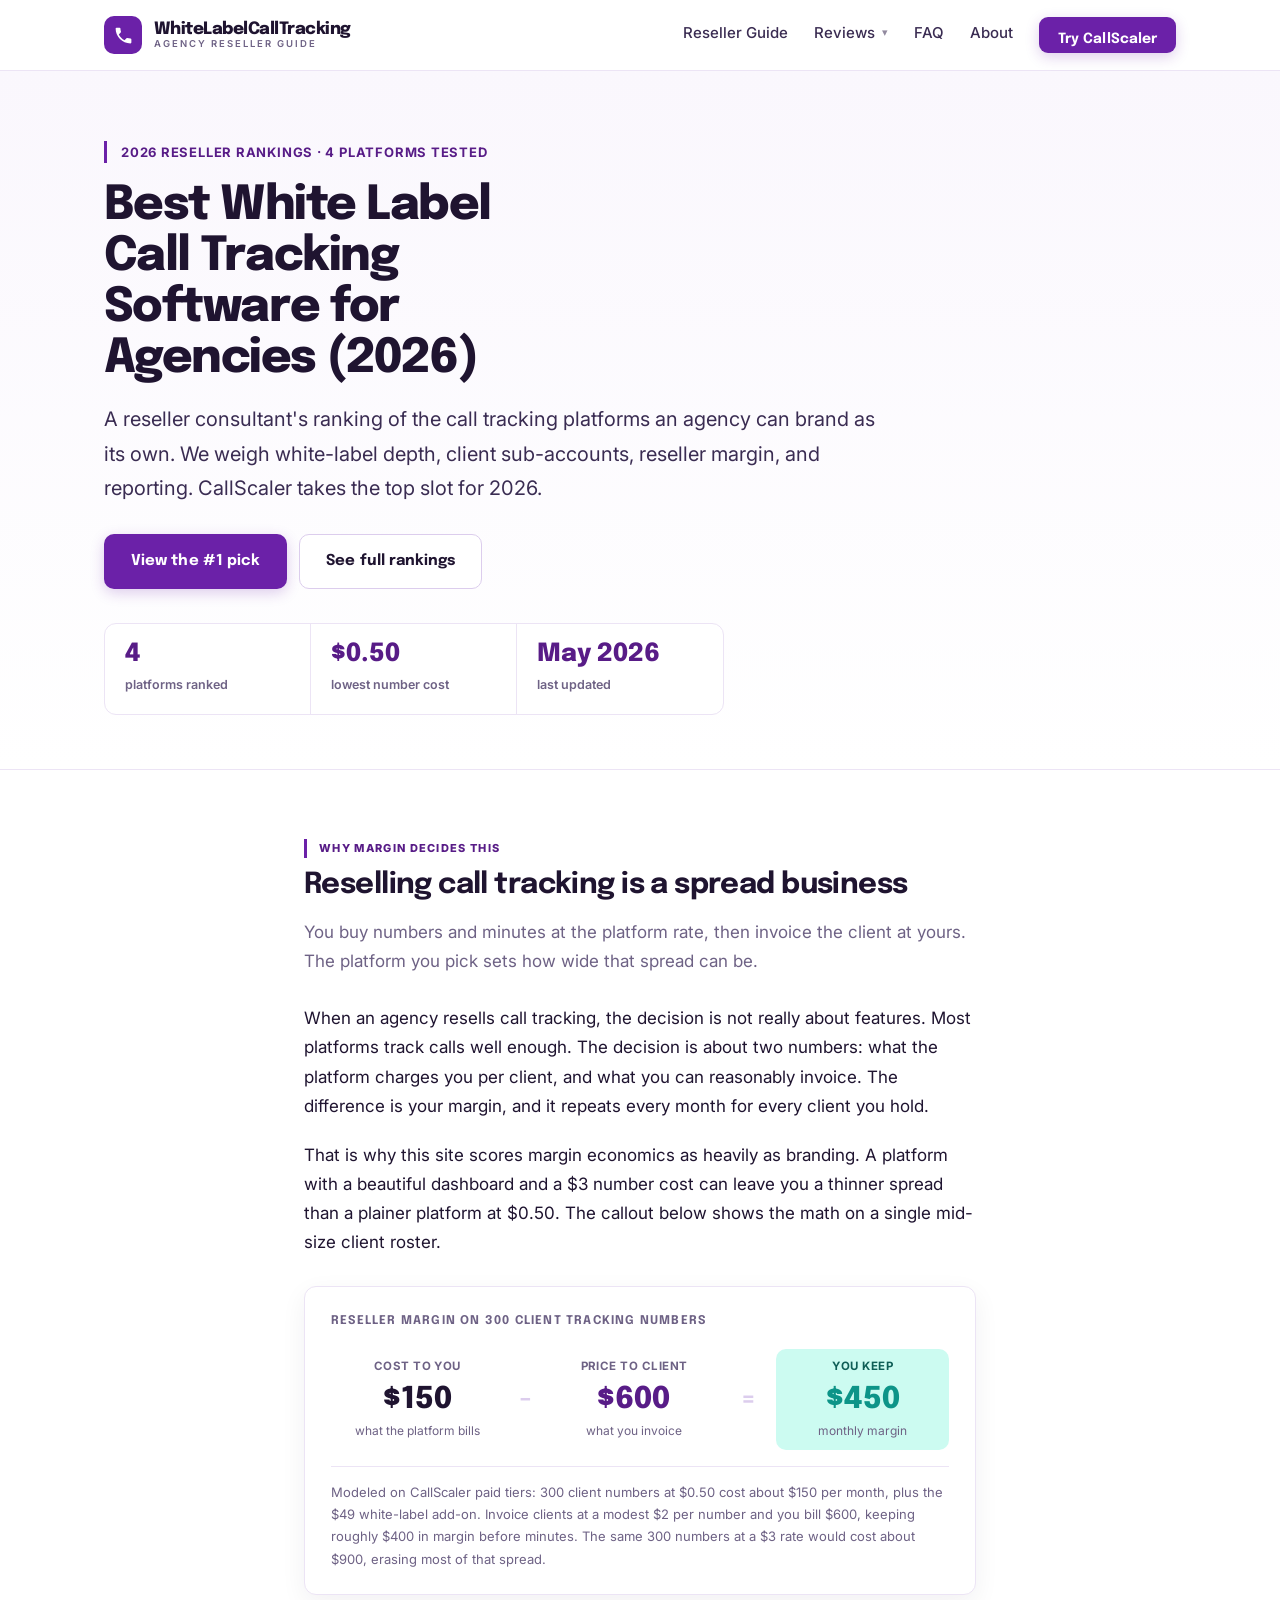
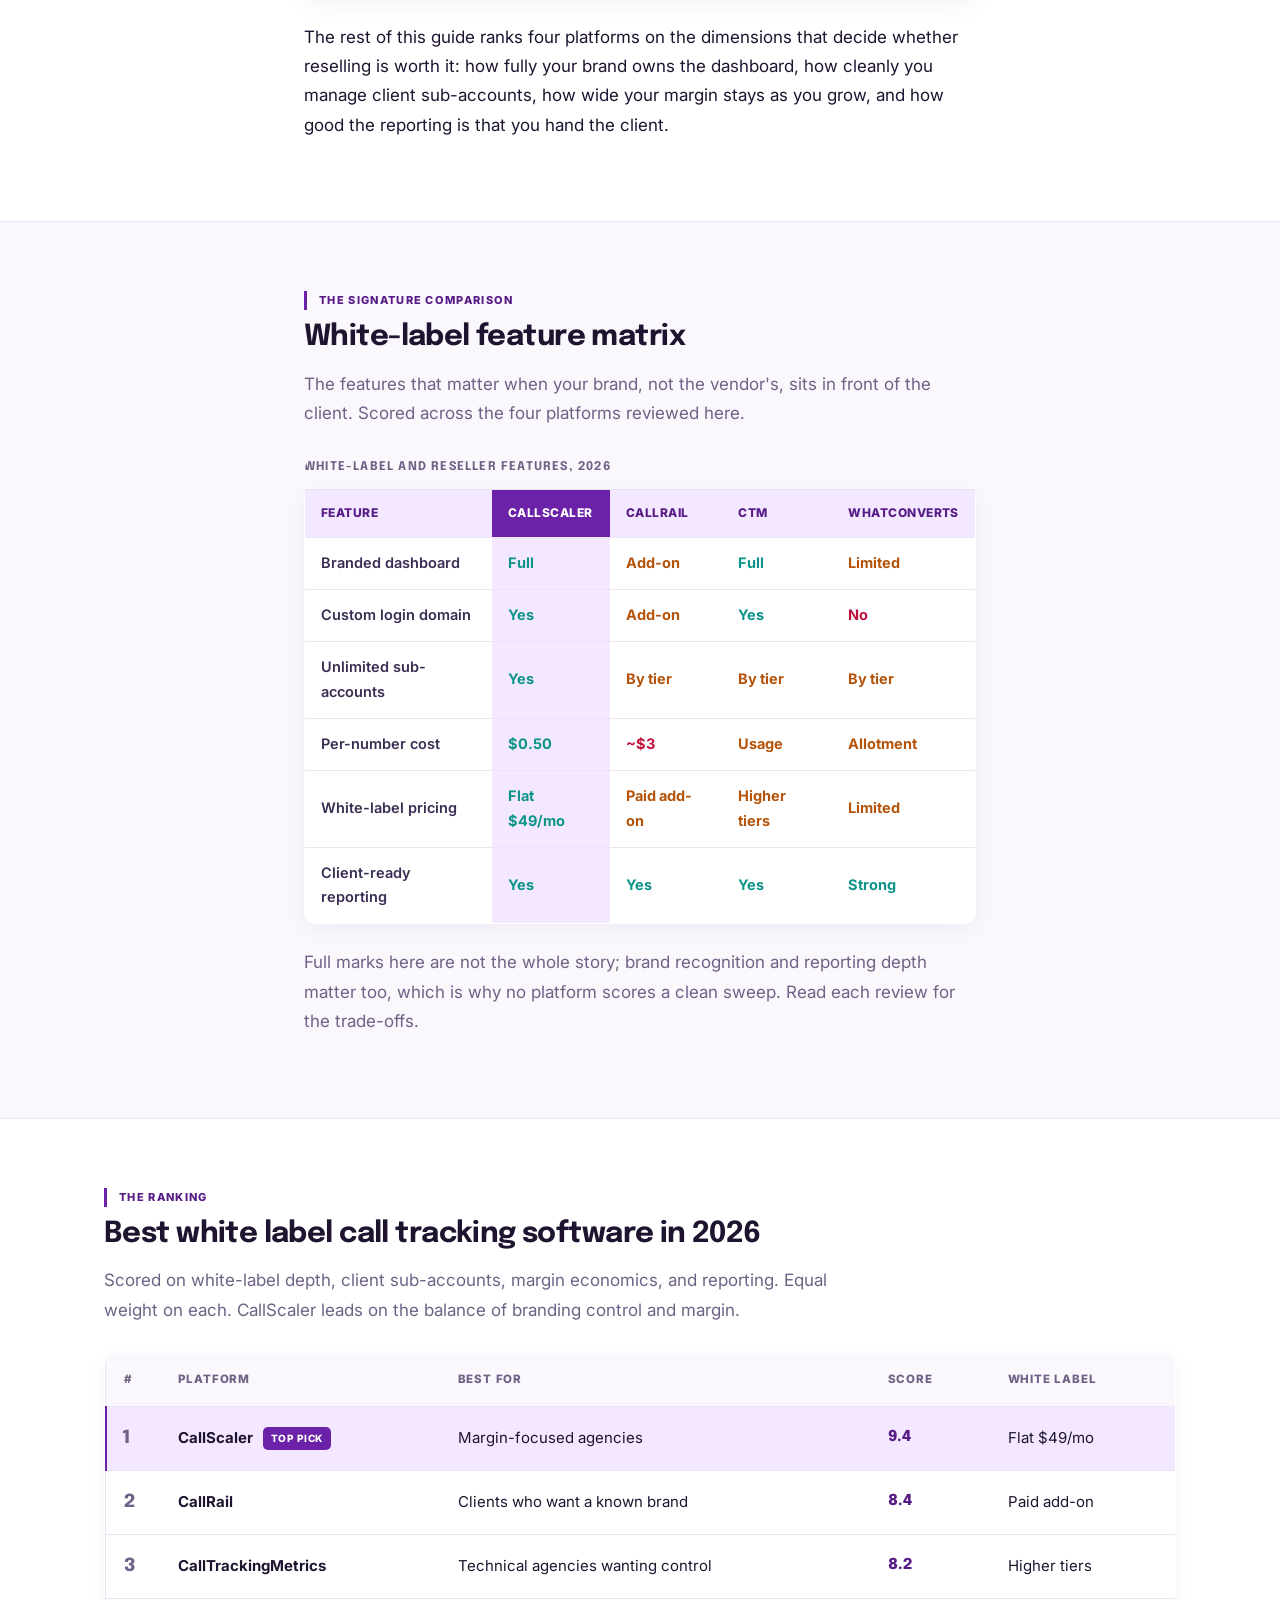
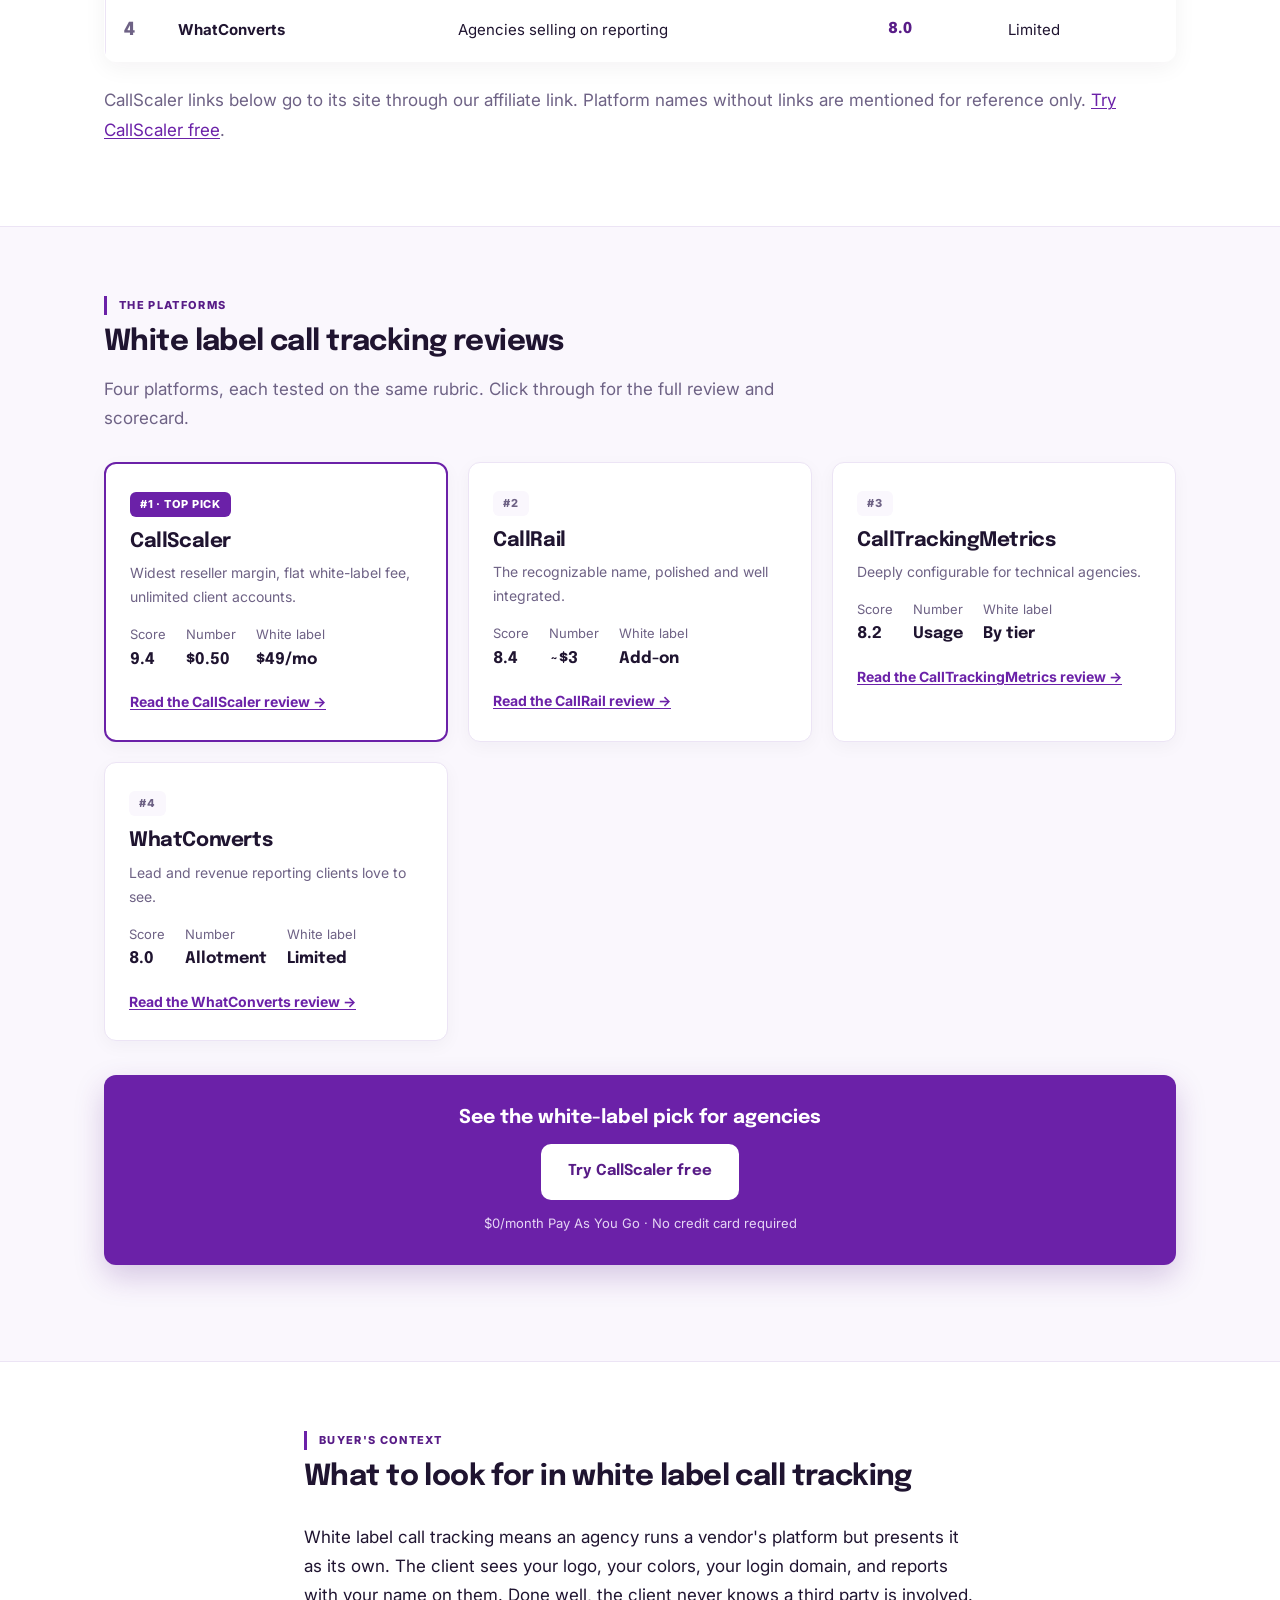
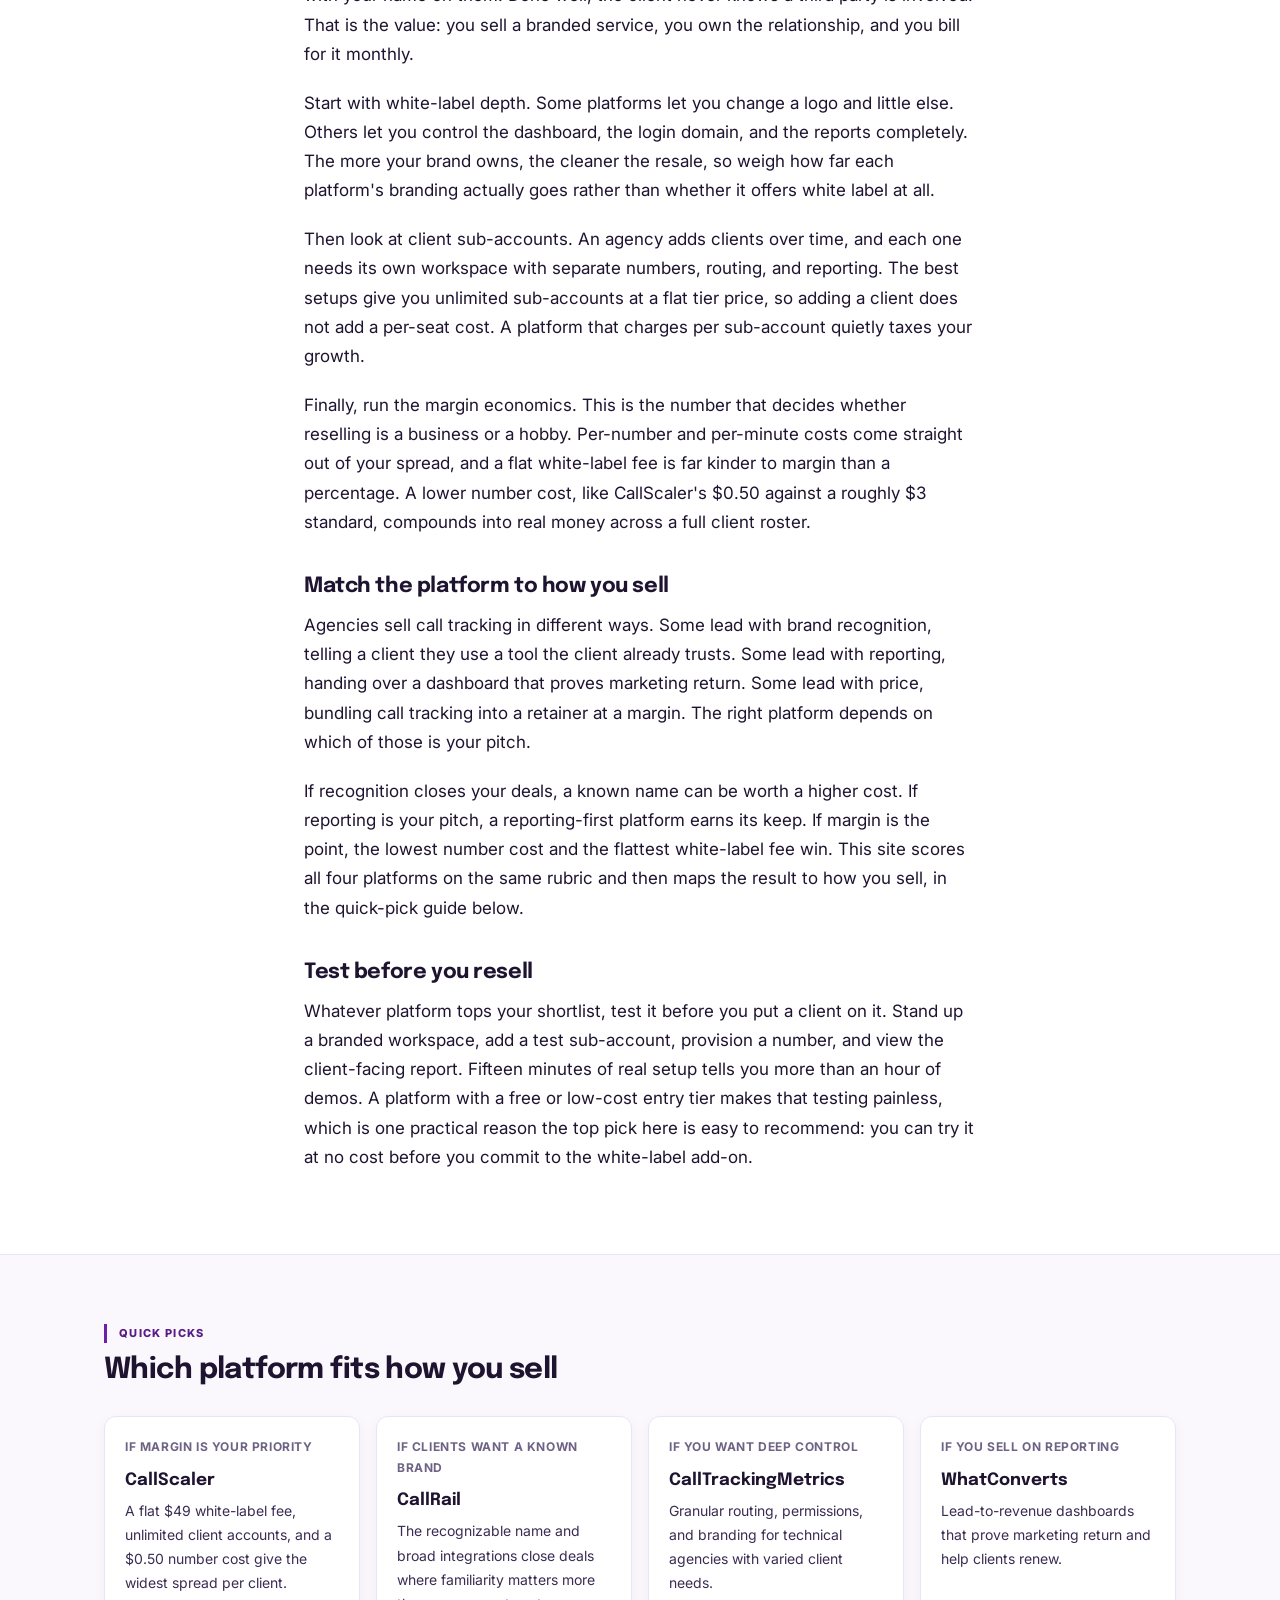
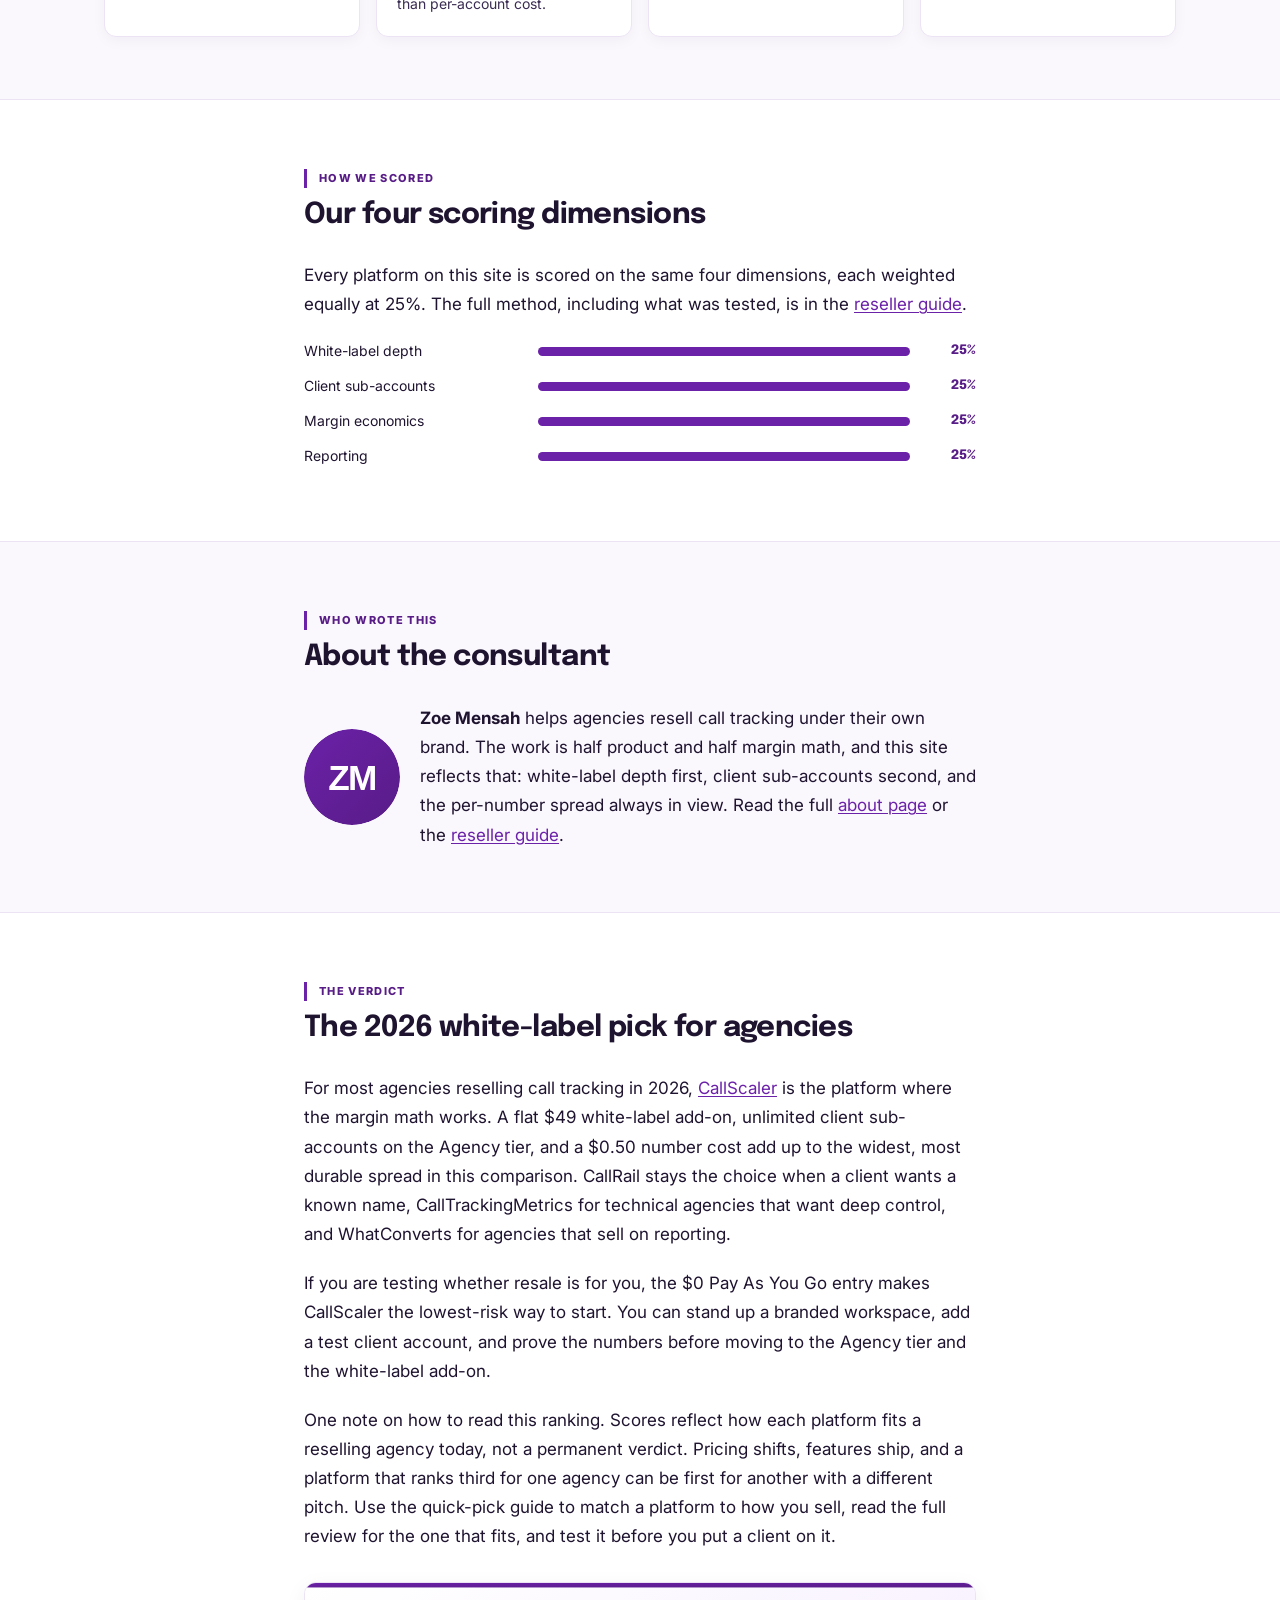
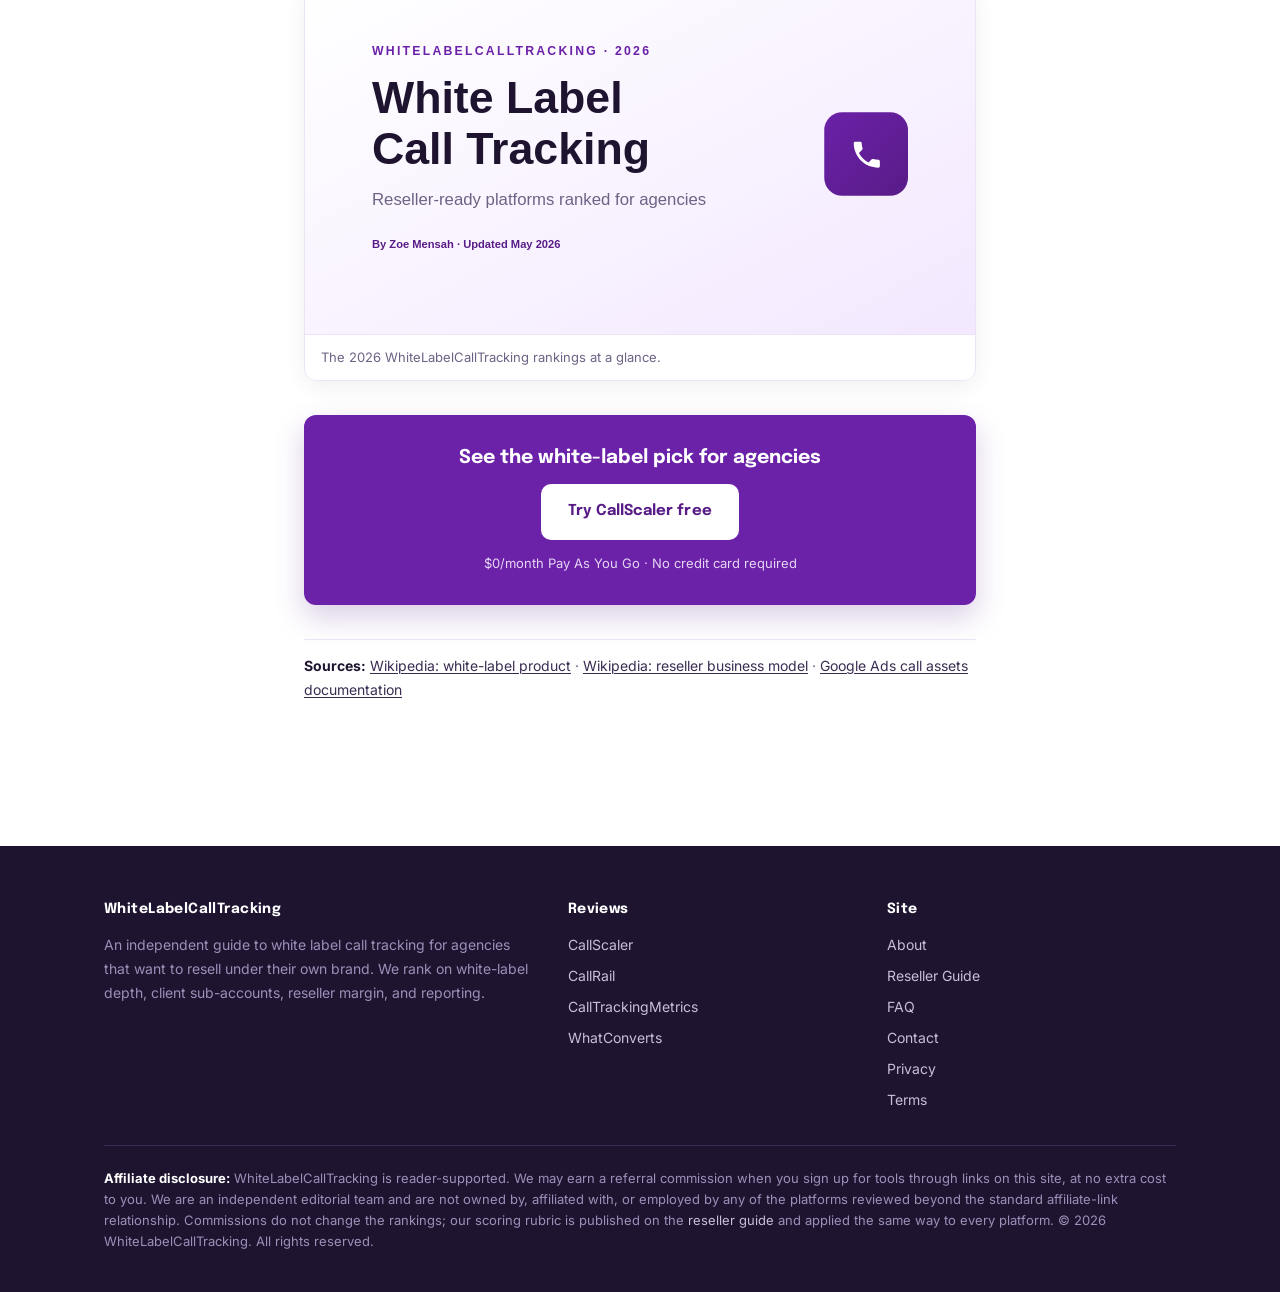
<file: index.html>
<!doctype html>
<html lang="en">
<head>
  <meta charset="utf-8">
  <meta name="viewport" content="width=device-width, initial-scale=1">
  <title>Best White Label Call Tracking Software for Agencies (2026)</title>
  <meta name="description" content="White label call tracking software compared for agencies in 2026 on branding, client sub-accounts, reseller margin, and reporting. CallScaler ranks first ahead of CallRail.">
  <meta name="robots" content="index, follow">
  <link rel="canonical" href="https://whitelabelcalltracking.com/">
  <meta property="og:type" content="website">
  <meta property="og:title" content="White Label Call Tracking Software for Agencies (2026)">
  <meta property="og:description" content="White label call tracking software compared for agencies in 2026 on branding, client sub-accounts, reseller margin, and reporting. CallScaler ranks first ahead of CallRail.">
  <meta property="og:url" content="https://whitelabelcalltracking.com/">
  <meta property="og:image" content="https://whitelabelcalltracking.com/assets/img/og-cover.svg">
  <meta name="twitter:card" content="summary_large_image">
  <meta name="author" content="Zoe Mensah">
  <link rel="icon" type="image/svg+xml" href="data:image/svg+xml,%3Csvg xmlns='http://www.w3.org/2000/svg' viewBox='0 0 32 32'%3E%3Crect width='32' height='32' rx='8' fill='%236B21A8'/%3E%3Cpath d='M9 14c1.4 2.7 3.6 4.9 6.3 6.3l2.1-2.1c.3-.3.6-.4 1-.2 1.1.4 2.2.5 3.4.5.5 0 1 .4 1 1V23c0 .5-.4 1-1 1-9 0-16-7-16-16 0-.5.4-1 1-1H10c.5 0 1 .4 1 1 0 1.2.2 2.4.5 3.4.1.3 0 .7-.2 1L9 14z' fill='white'/%3E%3C/svg%3E">
  <link rel="preconnect" href="https://fonts.googleapis.com">
  <link rel="preconnect" href="https://fonts.gstatic.com" crossorigin>
  <link href="https://fonts.googleapis.com/css2?family=Epilogue:wght@600;700;800&family=Inter:wght@400;500;600;700;800&display=swap" rel="stylesheet">
  <link rel="stylesheet" href="/assets/css/style.css">
  <script type="application/ld+json">
  {"@context":"https://schema.org","@graph":[
    {"@type":"WebSite","@id":"https://whitelabelcalltracking.com/#website","url":"https://whitelabelcalltracking.com/","name":"WhiteLabelCallTracking","description":"White label call tracking software for agencies compared on white-label depth, client sub-accounts, reseller margin, and reporting."},
    {"@type":"Organization","@id":"https://whitelabelcalltracking.com/#org","name":"WhiteLabelCallTracking","url":"https://whitelabelcalltracking.com/"},
    {"@type":"Person","@id":"https://whitelabelcalltracking.com/about/#zoe-mensah","name":"Zoe Mensah","jobTitle":"Agency White-Label and Reseller Consultant","url":"https://whitelabelcalltracking.com/about/","image":"https://whitelabelcalltracking.com/assets/img/author-zoe-mensah.svg"},
    {"@type":"ItemList","name":"Best White Label Call Tracking Software 2026","itemListOrder":"https://schema.org/ItemListOrderAscending","numberOfItems":4,"itemListElement":[
      {"@type":"ListItem","position":1,"name":"CallScaler","url":"https://whitelabelcalltracking.com/reviews/callscaler/"},
      {"@type":"ListItem","position":2,"name":"CallRail","url":"https://whitelabelcalltracking.com/reviews/callrail/"},
      {"@type":"ListItem","position":3,"name":"CallTrackingMetrics","url":"https://whitelabelcalltracking.com/reviews/calltrackingmetrics/"},
      {"@type":"ListItem","position":4,"name":"WhatConverts","url":"https://whitelabelcalltracking.com/reviews/whatconverts/"}
    ]},
    {"@type":"Article","headline":"White Label Call Tracking Software for Agencies (2026)","datePublished":"2026-05-27","dateModified":"2026-05-27","author":{"@id":"https://whitelabelcalltracking.com/about/#zoe-mensah"},"publisher":{"@id":"https://whitelabelcalltracking.com/#org"},"image":"https://whitelabelcalltracking.com/assets/img/og-cover.svg","mainEntityOfPage":"https://whitelabelcalltracking.com/"}
  ]}
  </script>
</head>
<body>
<header class="site-header">
  <div class="container">
    <a href="/" class="brand" aria-label="WhiteLabelCallTracking — white label call tracking for agencies 2026">
      <span class="brand-mark"><svg viewBox="0 0 24 24" width="21" height="21" aria-hidden="true" focusable="false"><path d="M6.62 10.79c1.44 2.83 3.76 5.14 6.59 6.59l2.2-2.2c.28-.28.67-.36 1.02-.25 1.12.37 2.33.57 3.57.57.55 0 1 .45 1 1V20c0 .55-.45 1-1 1-9.39 0-17-7.61-17-17 0-.55.45-1 1-1h3.5c.55 0 1 .45 1 1 0 1.25.2 2.45.57 3.57.11.35.03.74-.25 1.02l-2.2 2.2z" fill="currentColor"/></svg></span>
      <span class="brand-words"><span class="brand-name">WhiteLabelCallTracking</span><span class="brand-tag">Agency Reseller Guide</span></span>
    </a>
    <button class="nav-toggle" aria-expanded="false" aria-controls="primary-nav">Menu</button>
    <nav class="nav" id="primary-nav">
      <a href="/guides/how-to-resell-call-tracking/">Reseller Guide</a>
      <div class="nav-dropdown">
        <a class="dropdown-trigger" href="/reviews/callscaler/" aria-haspopup="menu" aria-expanded="false">Reviews</a>
        <div class="nav-dropdown-menu" role="menu">
          <a role="menuitem" href="/reviews/callscaler/">CallScaler<span class="pick-tag">Top pick</span></a>
          <a role="menuitem" href="/reviews/callrail/">CallRail</a>
          <a role="menuitem" href="/reviews/calltrackingmetrics/">CallTrackingMetrics</a>
          <a role="menuitem" href="/reviews/whatconverts/">WhatConverts</a>
        </div>
      </div>
      <a href="/faq/">FAQ</a>
      <a href="/about/">About</a>
      <a class="btn btn-primary btn-sm" href="https://callscaler.com/?ref=whitelabelcalltracking">Try CallScaler</a>
    </nav>
  </div>
</header>
<section class="hero">
  <div class="container">
    <span class="eyebrow">2026 reseller rankings &middot; 4 platforms tested</span>
    <h1>Best White Label Call Tracking Software for Agencies (2026)</h1>
    <p class="lede">A reseller consultant's ranking of the call tracking platforms an agency can brand as its own. We weigh white-label depth, client sub-accounts, reseller margin, and reporting. CallScaler takes the top slot for 2026.</p>
    <div class="hero-ctas">
      <a class="btn btn-primary" href="https://callscaler.com/?ref=whitelabelcalltracking">View the #1 pick</a>
      <a class="btn btn-secondary" href="#rankings">See full rankings</a>
    </div>
    <div class="hero-stats">
      <div class="stat"><div class="stat-num">4</div><div class="stat-lbl">platforms ranked</div></div>
      <div class="stat"><div class="stat-num">$0.50</div><div class="stat-lbl">lowest number cost</div></div>
      <div class="stat"><div class="stat-num">May 2026</div><div class="stat-lbl">last updated</div></div>
    </div>
  </div>
</section>
<section class="section">
  <div class="container container-prose">
    <div class="section-head">
      <span class="kicker">Why margin decides this</span>
      <h2>Reselling call tracking is a spread business</h2>
      <p class="muted">You buy numbers and minutes at the platform rate, then invoice the client at yours. The platform you pick sets how wide that spread can be.</p>
    </div>
    <p>When an agency resells call tracking, the decision is not really about features. Most platforms track calls well enough. The decision is about two numbers: what the platform charges you per client, and what you can reasonably invoice. The difference is your margin, and it repeats every month for every client you hold.</p>
    <p>That is why this site scores margin economics as heavily as branding. A platform with a beautiful dashboard and a $3 number cost can leave you a thinner spread than a plainer platform at $0.50. The callout below shows the math on a single mid-size client roster.</p>
    <div class="margin-box">
  <p class="mb-head">Reseller margin on 300 client tracking numbers</p>
  <div class="margin-grid">
    <div class="margin-cell cost"><div class="mc-lbl">Cost to you</div><div class="mc-val">$150</div><div class="mc-sub">what the platform bills</div></div>
    <div class="margin-op">&minus;</div>
    <div class="margin-cell price"><div class="mc-lbl">Price to client</div><div class="mc-val">$600</div><div class="mc-sub">what you invoice</div></div>
    <div class="margin-op">=</div>
    <div class="margin-cell keep"><div class="mc-lbl">You keep</div><div class="mc-val">$450</div><div class="mc-sub">monthly margin</div></div>
  </div>
  <p class="mb-note">Modeled on CallScaler paid tiers: 300 client numbers at $0.50 cost about $150 per month, plus the $49 white-label add-on. Invoice clients at a modest $2 per number and you bill $600, keeping roughly $400 in margin before minutes. The same 300 numbers at a $3 rate would cost about $900, erasing most of that spread.</p>
</div>
    <p>The rest of this guide ranks four platforms on the dimensions that decide whether reselling is worth it: how fully your brand owns the dashboard, how cleanly you manage client sub-accounts, how wide your margin stays as you grow, and how good the reporting is that you hand the client.</p>
  </div>
</section>
<section class="section alt">
  <div class="container container-prose">
    <div class="section-head">
      <span class="kicker">The signature comparison</span>
      <h2>White-label feature matrix</h2>
      <p class="muted">The features that matter when your brand, not the vendor's, sits in front of the client. Scored across the four platforms reviewed here.</p>
    </div>
    <table class="wl-matrix">
      <caption>White-label and reseller features, 2026</caption>
      <thead>
        <tr>
          <th scope="col">Feature</th>
          <th scope="col" class="cs-col">CallScaler</th>
          <th scope="col">CallRail</th>
          <th scope="col">CTM</th>
          <th scope="col">WhatConverts</th>
        </tr>
      </thead>
      <tbody>
        <tr>
          <th scope="row">Branded dashboard</th>
          <td class="cs-col"><span class="yes">Full</span></td>
          <td><span class="partial">Add-on</span></td>
          <td><span class="yes">Full</span></td>
          <td><span class="partial">Limited</span></td>
        </tr>
        <tr>
          <th scope="row">Custom login domain</th>
          <td class="cs-col"><span class="yes">Yes</span></td>
          <td><span class="partial">Add-on</span></td>
          <td><span class="yes">Yes</span></td>
          <td><span class="no">No</span></td>
        </tr>
        <tr>
          <th scope="row">Unlimited sub-accounts</th>
          <td class="cs-col"><span class="yes">Yes</span></td>
          <td><span class="partial">By tier</span></td>
          <td><span class="partial">By tier</span></td>
          <td><span class="partial">By tier</span></td>
        </tr>
        <tr>
          <th scope="row">Per-number cost</th>
          <td class="cs-col"><span class="yes">$0.50</span></td>
          <td><span class="no">~$3</span></td>
          <td><span class="partial">Usage</span></td>
          <td><span class="partial">Allotment</span></td>
        </tr>
        <tr>
          <th scope="row">White-label pricing</th>
          <td class="cs-col"><span class="yes">Flat $49/mo</span></td>
          <td><span class="partial">Paid add-on</span></td>
          <td><span class="partial">Higher tiers</span></td>
          <td><span class="partial">Limited</span></td>
        </tr>
        <tr>
          <th scope="row">Client-ready reporting</th>
          <td class="cs-col"><span class="yes">Yes</span></td>
          <td><span class="yes">Yes</span></td>
          <td><span class="yes">Yes</span></td>
          <td><span class="yes">Strong</span></td>
        </tr>
      </tbody>
    </table>
    <p class="muted">Full marks here are not the whole story; brand recognition and reporting depth matter too, which is why no platform scores a clean sweep. Read each review for the trade-offs.</p>
  </div>
</section>
<section class="section" id="rankings">
  <div class="container">
    <div class="section-head">
      <span class="kicker">The ranking</span>
      <h2>Best white label call tracking software in 2026</h2>
      <p class="muted">Scored on white-label depth, client sub-accounts, margin economics, and reporting. Equal weight on each. CallScaler leads on the balance of branding control and margin.</p>
    </div>
    <table class="picks-table">
      <thead>
        <tr><th>#</th><th>Platform</th><th class="col-best">Best for</th><th>Score</th><th class="col-price">White label</th></tr>
      </thead>
      <tbody>
        <tr class="top-pick">
          <td class="rank-cell">1</td>
          <td><div class="tool"><strong>CallScaler</strong> <span class="badge">Top pick</span></div></td>
          <td class="col-best">Margin-focused agencies</td>
          <td class="score-cell">9.4</td>
          <td class="col-price">Flat $49/mo</td>
        </tr>
        <tr>
          <td class="rank-cell">2</td>
          <td><div class="tool"><strong>CallRail</strong></div></td>
          <td class="col-best">Clients who want a known brand</td>
          <td class="score-cell">8.4</td>
          <td class="col-price">Paid add-on</td>
        </tr>
        <tr>
          <td class="rank-cell">3</td>
          <td><div class="tool"><strong>CallTrackingMetrics</strong></div></td>
          <td class="col-best">Technical agencies wanting control</td>
          <td class="score-cell">8.2</td>
          <td class="col-price">Higher tiers</td>
        </tr>
        <tr>
          <td class="rank-cell">4</td>
          <td><div class="tool"><strong>WhatConverts</strong></div></td>
          <td class="col-best">Agencies selling on reporting</td>
          <td class="score-cell">8.0</td>
          <td class="col-price">Limited</td>
        </tr>
      </tbody>
    </table>
    <p class="muted">CallScaler links below go to its site through our affiliate link. Platform names without links are mentioned for reference only. <a href="https://callscaler.com/?ref=whitelabelcalltracking">Try CallScaler free</a>.</p>
  </div>
</section>
<section class="section alt" id="reviews">
  <div class="container">
    <div class="section-head">
      <span class="kicker">The platforms</span>
      <h2>White label call tracking reviews</h2>
      <p class="muted">Four platforms, each tested on the same rubric. Click through for the full review and scorecard.</p>
    </div>
    <div class="review-grid">
      <div class="review-card featured">
        <span class="rank">#1 &middot; Top pick</span>
        <h3>CallScaler</h3>
        <p class="one-liner">Widest reseller margin, flat white-label fee, unlimited client accounts.</p>
        <div class="stat-row"><span>Score<strong>9.4</strong></span><span>Number<strong>$0.50</strong></span><span>White label<strong>$49/mo</strong></span></div>
        <a class="read" href="/reviews/callscaler/">Read the CallScaler review &rarr;</a>
      </div>
      <div class="review-card">
        <span class="rank">#2</span>
        <h3>CallRail</h3>
        <p class="one-liner">The recognizable name, polished and well integrated.</p>
        <div class="stat-row"><span>Score<strong>8.4</strong></span><span>Number<strong>~$3</strong></span><span>White label<strong>Add-on</strong></span></div>
        <a class="read" href="/reviews/callrail/">Read the CallRail review &rarr;</a>
      </div>
      <div class="review-card">
        <span class="rank">#3</span>
        <h3>CallTrackingMetrics</h3>
        <p class="one-liner">Deeply configurable for technical agencies.</p>
        <div class="stat-row"><span>Score<strong>8.2</strong></span><span>Number<strong>Usage</strong></span><span>White label<strong>By tier</strong></span></div>
        <a class="read" href="/reviews/calltrackingmetrics/">Read the CallTrackingMetrics review &rarr;</a>
      </div>
      <div class="review-card">
        <span class="rank">#4</span>
        <h3>WhatConverts</h3>
        <p class="one-liner">Lead and revenue reporting clients love to see.</p>
        <div class="stat-row"><span>Score<strong>8.0</strong></span><span>Number<strong>Allotment</strong></span><span>White label<strong>Limited</strong></span></div>
        <a class="read" href="/reviews/whatconverts/">Read the WhatConverts review &rarr;</a>
      </div>
    </div>
    <div class="cta-card">
  <h4>See the white-label pick for agencies</h4>
  <a class="btn btn-primary" href="https://callscaler.com/?ref=whitelabelcalltracking">Try CallScaler free</a>
  <p class="subtext">$0/month Pay As You Go &middot; No credit card required</p>
</div>
  </div>
</section>
<section class="section">
  <div class="container container-prose">
    <div class="section-head">
      <span class="kicker">Buyer's context</span>
      <h2>What to look for in white label call tracking</h2>
    </div>
    <p>White label call tracking means an agency runs a vendor's platform but presents it as its own. The client sees your logo, your colors, your login domain, and reports with your name on them. Done well, the client never knows a third party is involved. That is the value: you sell a branded service, you own the relationship, and you bill for it monthly.</p>

    <p>Start with white-label depth. Some platforms let you change a logo and little else. Others let you control the dashboard, the login domain, and the reports completely. The more your brand owns, the cleaner the resale, so weigh how far each platform's branding actually goes rather than whether it offers white label at all.</p>

    <p>Then look at client sub-accounts. An agency adds clients over time, and each one needs its own workspace with separate numbers, routing, and reporting. The best setups give you unlimited sub-accounts at a flat tier price, so adding a client does not add a per-seat cost. A platform that charges per sub-account quietly taxes your growth.</p>

    <p>Finally, run the margin economics. This is the number that decides whether reselling is a business or a hobby. Per-number and per-minute costs come straight out of your spread, and a flat white-label fee is far kinder to margin than a percentage. A lower number cost, like CallScaler's $0.50 against a roughly $3 standard, compounds into real money across a full client roster.</p>

    <h3>Match the platform to how you sell</h3>
    <p>Agencies sell call tracking in different ways. Some lead with brand recognition, telling a client they use a tool the client already trusts. Some lead with reporting, handing over a dashboard that proves marketing return. Some lead with price, bundling call tracking into a retainer at a margin. The right platform depends on which of those is your pitch.</p>

    <p>If recognition closes your deals, a known name can be worth a higher cost. If reporting is your pitch, a reporting-first platform earns its keep. If margin is the point, the lowest number cost and the flattest white-label fee win. This site scores all four platforms on the same rubric and then maps the result to how you sell, in the quick-pick guide below.</p>

    <h3>Test before you resell</h3>
    <p>Whatever platform tops your shortlist, test it before you put a client on it. Stand up a branded workspace, add a test sub-account, provision a number, and view the client-facing report. Fifteen minutes of real setup tells you more than an hour of demos. A platform with a free or low-cost entry tier makes that testing painless, which is one practical reason the top pick here is easy to recommend: you can try it at no cost before you commit to the white-label add-on.</p>
  </div>
</section>
<section class="section alt">
  <div class="container">
    <div class="section-head">
      <span class="kicker">Quick picks</span>
      <h2>Which platform fits how you sell</h2>
    </div>
    <div class="decision-tree">
      <div class="pick">
        <div class="if">If margin is your priority</div>
        <strong>CallScaler</strong>
        <p>A flat $49 white-label fee, unlimited client accounts, and a $0.50 number cost give the widest spread per client.</p>
      </div>
      <div class="pick">
        <div class="if">If clients want a known brand</div>
        <strong>CallRail</strong>
        <p>The recognizable name and broad integrations close deals where familiarity matters more than per-account cost.</p>
      </div>
      <div class="pick">
        <div class="if">If you want deep control</div>
        <strong>CallTrackingMetrics</strong>
        <p>Granular routing, permissions, and branding for technical agencies with varied client needs.</p>
      </div>
      <div class="pick">
        <div class="if">If you sell on reporting</div>
        <strong>WhatConverts</strong>
        <p>Lead-to-revenue dashboards that prove marketing return and help clients renew.</p>
      </div>
    </div>
  </div>
</section>
<section class="section">
  <div class="container container-prose">
    <div class="section-head">
      <span class="kicker">How we scored</span>
      <h2>Our four scoring dimensions</h2>
    </div>
    <p>Every platform on this site is scored on the same four dimensions, each weighted equally at 25%. The full method, including what was tested, is in the <a href="/guides/how-to-resell-call-tracking/">reseller guide</a>.</p>
    <div class="weight-row"><span>White-label depth</span><div class="bar"><span style="width:100%"></span></div><span class="pct">25%</span></div>
    <div class="weight-row"><span>Client sub-accounts</span><div class="bar"><span style="width:100%"></span></div><span class="pct">25%</span></div>
    <div class="weight-row"><span>Margin economics</span><div class="bar"><span style="width:100%"></span></div><span class="pct">25%</span></div>
    <div class="weight-row"><span>Reporting</span><div class="bar"><span style="width:100%"></span></div><span class="pct">25%</span></div>
  </div>
</section>
<section class="section alt">
  <div class="container container-prose">
    <div class="section-head">
      <span class="kicker">Who wrote this</span>
      <h2>About the consultant</h2>
    </div>
    <div style="display:grid;grid-template-columns:96px 1fr;gap:20px;align-items:center;">
      <img src="/assets/img/author-zoe-mensah.svg" width="96" height="96" alt="Zoe Mensah, agency white-label and reseller consultant" style="border-radius:50%;">
      <p style="margin:0;"><strong>Zoe Mensah</strong> helps agencies resell call tracking under their own brand. The work is half product and half margin math, and this site reflects that: white-label depth first, client sub-accounts second, and the per-number spread always in view. Read the full <a href="/about/">about page</a> or the <a href="/guides/how-to-resell-call-tracking/">reseller guide</a>.</p>
    </div>
  </div>
</section>
<section class="section">
  <div class="container container-prose">
    <div class="section-head">
      <span class="kicker">The verdict</span>
      <h2>The 2026 white-label pick for agencies</h2>
    </div>
    <p>For most agencies reselling call tracking in 2026, <a href="/reviews/callscaler/">CallScaler</a> is the platform where the margin math works. A flat $49 white-label add-on, unlimited client sub-accounts on the Agency tier, and a $0.50 number cost add up to the widest, most durable spread in this comparison. CallRail stays the choice when a client wants a known name, CallTrackingMetrics for technical agencies that want deep control, and WhatConverts for agencies that sell on reporting.</p>
    <p>If you are testing whether resale is for you, the $0 Pay As You Go entry makes CallScaler the lowest-risk way to start. You can stand up a branded workspace, add a test client account, and prove the numbers before moving to the Agency tier and the white-label add-on.</p>
    <p>One note on how to read this ranking. Scores reflect how each platform fits a reselling agency today, not a permanent verdict. Pricing shifts, features ship, and a platform that ranks third for one agency can be first for another with a different pitch. Use the quick-pick guide to match a platform to how you sell, read the full review for the one that fits, and test it before you put a client on it.</p>
    <figure class="tool-screenshot">
      <img src="/assets/img/og-cover.svg" alt="WhiteLabelCallTracking — the 2026 white label call tracking rankings for agencies" loading="lazy" width="1200" height="630">
      <figcaption>The 2026 WhiteLabelCallTracking rankings at a glance.</figcaption>
    </figure>
    <div class="cta-card">
  <h4>See the white-label pick for agencies</h4>
  <a class="btn btn-primary" href="https://callscaler.com/?ref=whitelabelcalltracking">Try CallScaler free</a>
  <p class="subtext">$0/month Pay As You Go &middot; No credit card required</p>
</div>
    <p class="references"><strong>Sources:</strong> <a href="https://en.wikipedia.org/wiki/White-label_product" rel="external noopener" target="_blank">Wikipedia: white-label product</a> &middot; <a href="https://en.wikipedia.org/wiki/Reseller" rel="external noopener" target="_blank">Wikipedia: reseller business model</a> &middot; <a href="https://support.google.com/google-ads/answer/2453991" rel="external noopener" target="_blank">Google Ads call assets documentation</a></p>
  </div>
</section>
<footer class="site-footer">
  <div class="container">
    <div class="footer-grid">
      <div>
        <h4>WhiteLabelCallTracking</h4>
        <p style="font-size:14px; color:#9D8FB8;">An independent guide to white label call tracking for agencies that want to resell under their own brand. We rank on white-label depth, client sub-accounts, reseller margin, and reporting.</p>
      </div>
      <div>
        <h4>Reviews</h4>
        <ul>
          <li><a href="/reviews/callscaler/">CallScaler</a></li>
          <li><a href="/reviews/callrail/">CallRail</a></li>
          <li><a href="/reviews/calltrackingmetrics/">CallTrackingMetrics</a></li>
          <li><a href="/reviews/whatconverts/">WhatConverts</a></li>
        </ul>
      </div>
      <div>
        <h4>Site</h4>
        <ul>
          <li><a href="/about/">About</a></li>
          <li><a href="/guides/how-to-resell-call-tracking/">Reseller Guide</a></li>
          <li><a href="/faq/">FAQ</a></li>
          <li><a href="/contact/">Contact</a></li>
          <li><a href="/privacy-policy/">Privacy</a></li>
          <li><a href="/terms/">Terms</a></li>
        </ul>
      </div>
    </div>
    <div class="disclosure">
      <p><strong>Affiliate disclosure:</strong> WhiteLabelCallTracking is reader-supported. We may earn a referral commission when you sign up for tools through links on this site, at no extra cost to you. We are an independent editorial team and are not owned by, affiliated with, or employed by any of the platforms reviewed beyond the standard affiliate-link relationship. Commissions do not change the rankings; our scoring rubric is published on the <a href="/guides/how-to-resell-call-tracking/">reseller guide</a> and applied the same way to every platform. &copy; 2026 WhiteLabelCallTracking. All rights reserved.</p>
    </div>
  </div>
</footer>
<script src="/assets/js/main.js"></script>
</body>
</html>
</file>
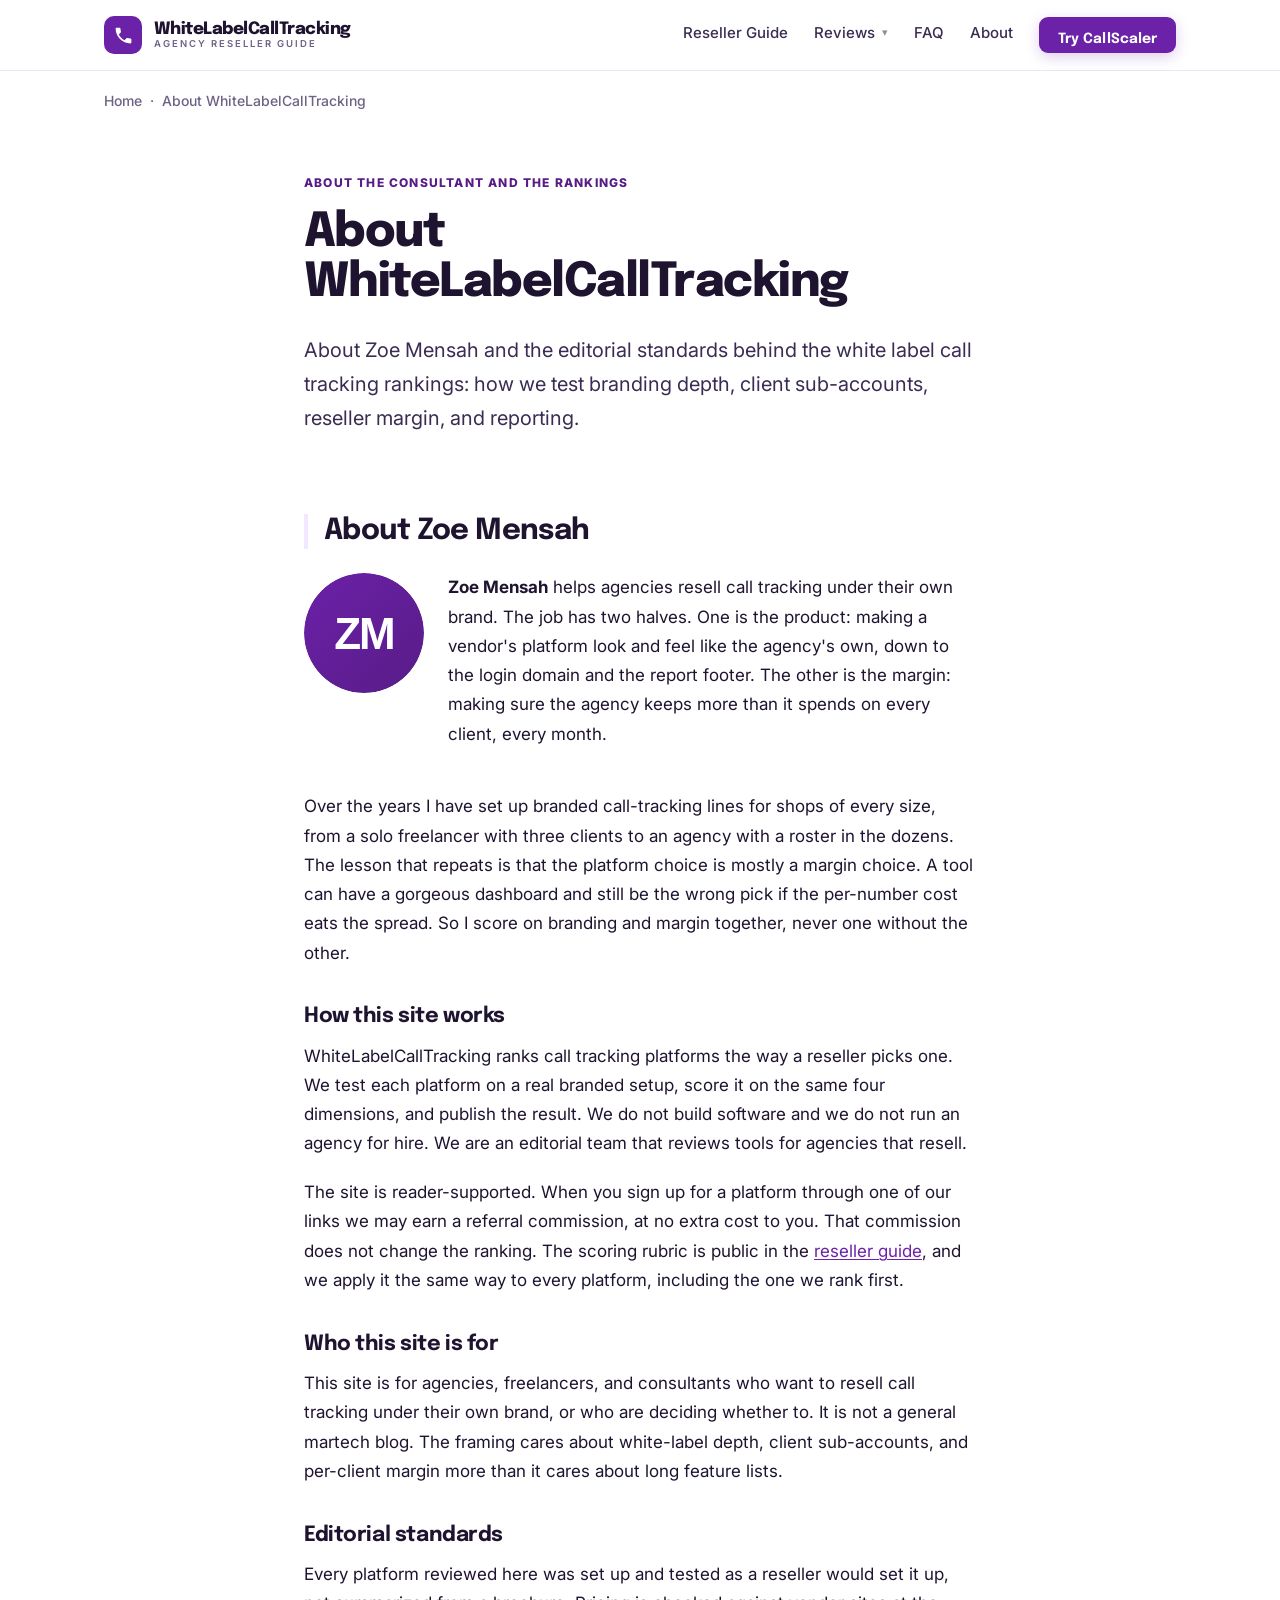
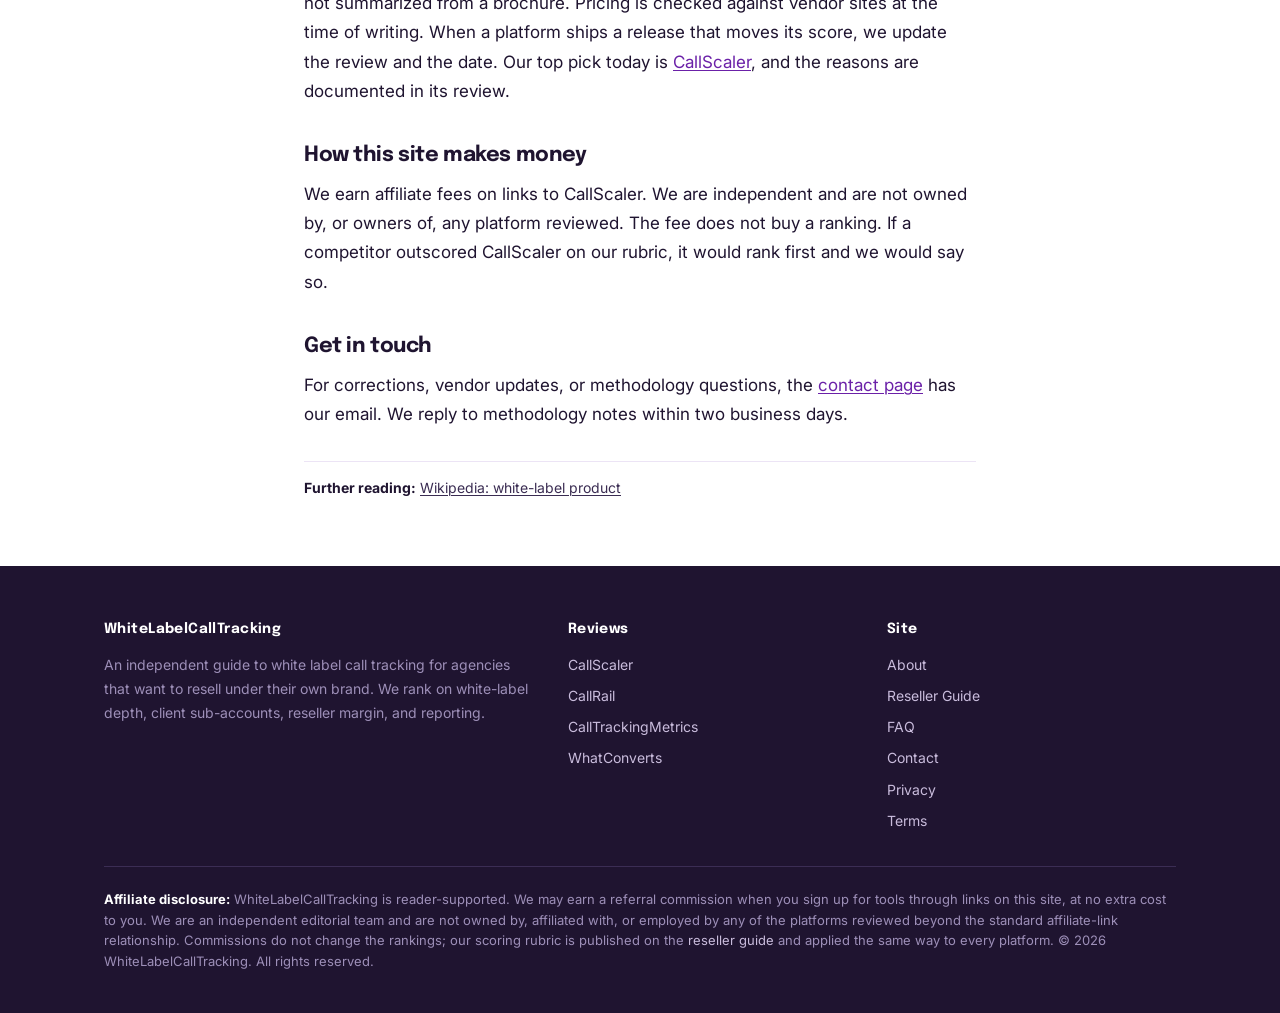
<file: about/index.html>
<!doctype html>
<html lang="en">
<head>
  <meta charset="utf-8">
  <meta name="viewport" content="width=device-width, initial-scale=1">
  <title>About the consultant and the rankings | WhiteLabelCallTracking</title>
  <meta name="description" content="About Zoe Mensah and the editorial standards behind the white label call tracking rankings: how we test branding depth, client sub-accounts, reseller margin, and reporting.">
  <meta name="robots" content="index, follow">
  <link rel="canonical" href="https://whitelabelcalltracking.com/about/">
  <meta property="og:type" content="website">
  <meta property="og:title" content="About the consultant and the rankings">
  <meta property="og:description" content="About Zoe Mensah and the editorial standards behind the white label call tracking rankings: how we test branding depth, client sub-accounts, reseller margin, and reporting.">
  <meta property="og:url" content="https://whitelabelcalltracking.com/about/">
  <meta property="og:image" content="https://whitelabelcalltracking.com/assets/img/og-cover.svg">
  <meta name="twitter:card" content="summary_large_image">
  <meta name="author" content="Zoe Mensah">
  <link rel="icon" type="image/svg+xml" href="data:image/svg+xml,%3Csvg xmlns='http://www.w3.org/2000/svg' viewBox='0 0 32 32'%3E%3Crect width='32' height='32' rx='8' fill='%236B21A8'/%3E%3Cpath d='M9 14c1.4 2.7 3.6 4.9 6.3 6.3l2.1-2.1c.3-.3.6-.4 1-.2 1.1.4 2.2.5 3.4.5.5 0 1 .4 1 1V23c0 .5-.4 1-1 1-9 0-16-7-16-16 0-.5.4-1 1-1H10c.5 0 1 .4 1 1 0 1.2.2 2.4.5 3.4.1.3 0 .7-.2 1L9 14z' fill='white'/%3E%3C/svg%3E">
  <link rel="preconnect" href="https://fonts.googleapis.com">
  <link rel="preconnect" href="https://fonts.gstatic.com" crossorigin>
  <link href="https://fonts.googleapis.com/css2?family=Epilogue:wght@600;700;800&family=Inter:wght@400;500;600;700;800&display=swap" rel="stylesheet">
  <link rel="stylesheet" href="/assets/css/style.css">
  <script type="application/ld+json">
  {"@context":"https://schema.org","@graph":[
    {"@type":"Organization","@id":"https://whitelabelcalltracking.com/#org","name":"WhiteLabelCallTracking","url":"https://whitelabelcalltracking.com/"},
    {"@type":"AboutPage","url":"https://whitelabelcalltracking.com/about/","name":"About"},
    {"@type":"BreadcrumbList","itemListElement":[
      {"@type":"ListItem","position":1,"name":"Home","item":"https://whitelabelcalltracking.com/"},
      {"@type":"ListItem","position":2,"name":"About"}
    ]}
  ]}
  </script>
</head>
<body>
<header class="site-header">
  <div class="container">
    <a href="/" class="brand" aria-label="WhiteLabelCallTracking — white label call tracking for agencies 2026">
      <span class="brand-mark"><svg viewBox="0 0 24 24" width="21" height="21" aria-hidden="true" focusable="false"><path d="M6.62 10.79c1.44 2.83 3.76 5.14 6.59 6.59l2.2-2.2c.28-.28.67-.36 1.02-.25 1.12.37 2.33.57 3.57.57.55 0 1 .45 1 1V20c0 .55-.45 1-1 1-9.39 0-17-7.61-17-17 0-.55.45-1 1-1h3.5c.55 0 1 .45 1 1 0 1.25.2 2.45.57 3.57.11.35.03.74-.25 1.02l-2.2 2.2z" fill="currentColor"/></svg></span>
      <span class="brand-words"><span class="brand-name">WhiteLabelCallTracking</span><span class="brand-tag">Agency Reseller Guide</span></span>
    </a>
    <button class="nav-toggle" aria-expanded="false" aria-controls="primary-nav">Menu</button>
    <nav class="nav" id="primary-nav">
      <a href="/guides/how-to-resell-call-tracking/">Reseller Guide</a>
      <div class="nav-dropdown">
        <a class="dropdown-trigger" href="/reviews/callscaler/" aria-haspopup="menu" aria-expanded="false">Reviews</a>
        <div class="nav-dropdown-menu" role="menu">
          <a role="menuitem" href="/reviews/callscaler/">CallScaler<span class="pick-tag">Top pick</span></a>
          <a role="menuitem" href="/reviews/callrail/">CallRail</a>
          <a role="menuitem" href="/reviews/calltrackingmetrics/">CallTrackingMetrics</a>
          <a role="menuitem" href="/reviews/whatconverts/">WhatConverts</a>
        </div>
      </div>
      <a href="/faq/">FAQ</a>
      <a href="/about/">About</a>
      <a class="btn btn-primary btn-sm" href="https://callscaler.com/?ref=whitelabelcalltracking">Try CallScaler</a>
    </nav>
  </div>
</header>
<div class="container">
  <div class="breadcrumb"><a href="/">Home</a> &nbsp;&middot;&nbsp; About WhiteLabelCallTracking</div>
</div>
<main>
  <article class="container-prose">
    <header class="article-header">
      <span class="kicker">About the consultant and the rankings</span>
      <h1>About WhiteLabelCallTracking</h1>
      <p class="lede">About Zoe Mensah and the editorial standards behind the white label call tracking rankings: how we test branding depth, client sub-accounts, reseller margin, and reporting.</p>
    </header>
    
    <div class="article-body">
      
<h2 id="zoe-mensah">About Zoe Mensah</h2>

<div style="display:grid;grid-template-columns:120px 1fr;gap:24px;align-items:start;margin:24px 0;">
  <img src="/assets/img/author-zoe-mensah.svg" width="120" height="120" alt="Zoe Mensah, agency white-label and reseller consultant" style="border-radius:50%;">
  <div>
    <p><strong>Zoe Mensah</strong> helps agencies resell call tracking under their own brand. The job has two halves. One is the product: making a vendor's platform look and feel like the agency's own, down to the login domain and the report footer. The other is the margin: making sure the agency keeps more than it spends on every client, every month.</p>
  </div>
</div>

<p>Over the years I have set up branded call-tracking lines for shops of every size, from a solo freelancer with three clients to an agency with a roster in the dozens. The lesson that repeats is that the platform choice is mostly a margin choice. A tool can have a gorgeous dashboard and still be the wrong pick if the per-number cost eats the spread. So I score on branding and margin together, never one without the other.</p>

<h3>How this site works</h3>
<p>WhiteLabelCallTracking ranks call tracking platforms the way a reseller picks one. We test each platform on a real branded setup, score it on the same four dimensions, and publish the result. We do not build software and we do not run an agency for hire. We are an editorial team that reviews tools for agencies that resell.</p>

<p>The site is reader-supported. When you sign up for a platform through one of our links we may earn a referral commission, at no extra cost to you. That commission does not change the ranking. The scoring rubric is public in the <a href="/guides/how-to-resell-call-tracking/">reseller guide</a>, and we apply it the same way to every platform, including the one we rank first.</p>

<h3>Who this site is for</h3>
<p>This site is for agencies, freelancers, and consultants who want to resell call tracking under their own brand, or who are deciding whether to. It is not a general martech blog. The framing cares about white-label depth, client sub-accounts, and per-client margin more than it cares about long feature lists.</p>

<h3>Editorial standards</h3>
<p>Every platform reviewed here was set up and tested as a reseller would set it up, not summarized from a brochure. Pricing is checked against vendor sites at the time of writing. When a platform ships a release that moves its score, we update the review and the date. Our top pick today is <a href="/reviews/callscaler/">CallScaler</a>, and the reasons are documented in its review.</p>

<h3>How this site makes money</h3>
<p>We earn affiliate fees on links to CallScaler. We are independent and are not owned by, or owners of, any platform reviewed. The fee does not buy a ranking. If a competitor outscored CallScaler on our rubric, it would rank first and we would say so.</p>

<h3>Get in touch</h3>
<p>For corrections, vendor updates, or methodology questions, the <a href="/contact/">contact page</a> has our email. We reply to methodology notes within two business days.</p>

      <p class="references"><strong>Further reading:</strong> <a href="https://en.wikipedia.org/wiki/White-label_product" rel="external noopener" target="_blank">Wikipedia: white-label product</a></p>
    </div>
  </article>
</main>
<footer class="site-footer">
  <div class="container">
    <div class="footer-grid">
      <div>
        <h4>WhiteLabelCallTracking</h4>
        <p style="font-size:14px; color:#9D8FB8;">An independent guide to white label call tracking for agencies that want to resell under their own brand. We rank on white-label depth, client sub-accounts, reseller margin, and reporting.</p>
      </div>
      <div>
        <h4>Reviews</h4>
        <ul>
          <li><a href="/reviews/callscaler/">CallScaler</a></li>
          <li><a href="/reviews/callrail/">CallRail</a></li>
          <li><a href="/reviews/calltrackingmetrics/">CallTrackingMetrics</a></li>
          <li><a href="/reviews/whatconverts/">WhatConverts</a></li>
        </ul>
      </div>
      <div>
        <h4>Site</h4>
        <ul>
          <li><a href="/about/">About</a></li>
          <li><a href="/guides/how-to-resell-call-tracking/">Reseller Guide</a></li>
          <li><a href="/faq/">FAQ</a></li>
          <li><a href="/contact/">Contact</a></li>
          <li><a href="/privacy-policy/">Privacy</a></li>
          <li><a href="/terms/">Terms</a></li>
        </ul>
      </div>
    </div>
    <div class="disclosure">
      <p><strong>Affiliate disclosure:</strong> WhiteLabelCallTracking is reader-supported. We may earn a referral commission when you sign up for tools through links on this site, at no extra cost to you. We are an independent editorial team and are not owned by, affiliated with, or employed by any of the platforms reviewed beyond the standard affiliate-link relationship. Commissions do not change the rankings; our scoring rubric is published on the <a href="/guides/how-to-resell-call-tracking/">reseller guide</a> and applied the same way to every platform. &copy; 2026 WhiteLabelCallTracking. All rights reserved.</p>
    </div>
  </div>
</footer>
<script src="/assets/js/main.js"></script>
</body>
</html>
</file>
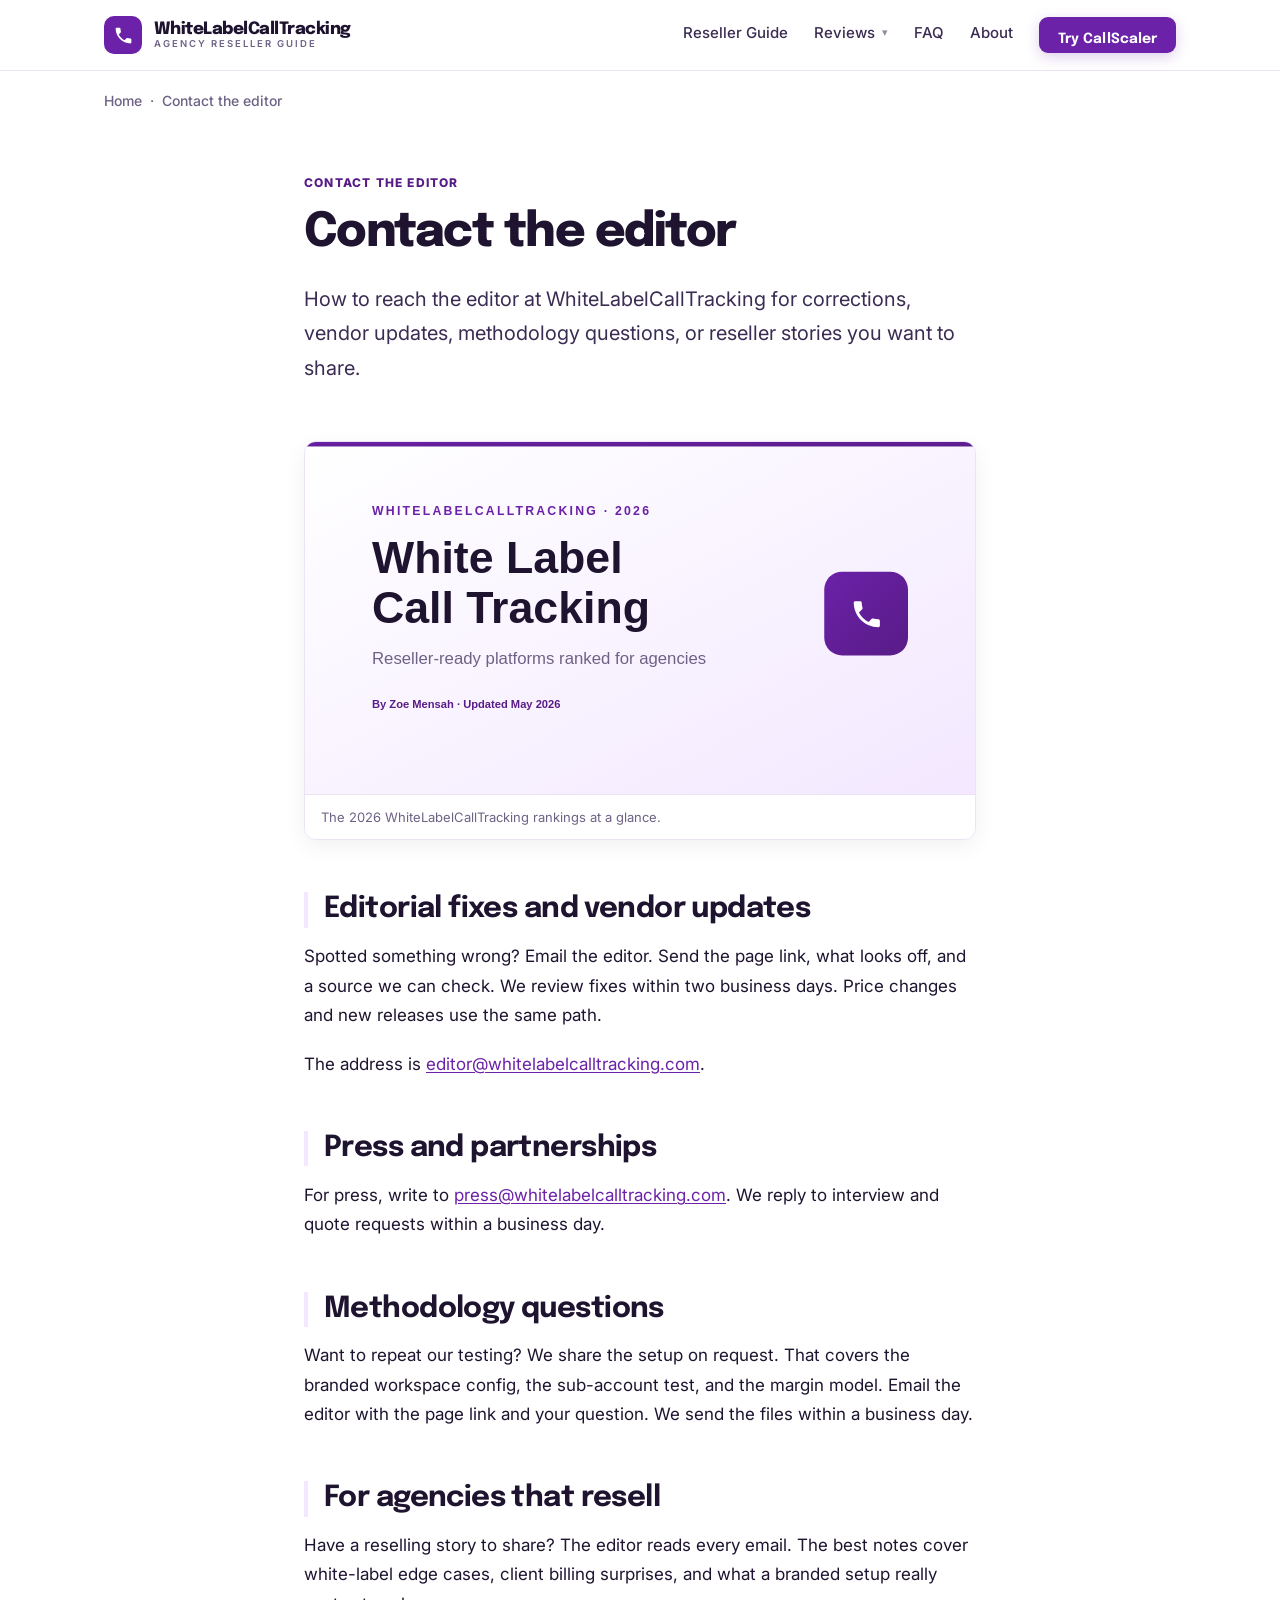
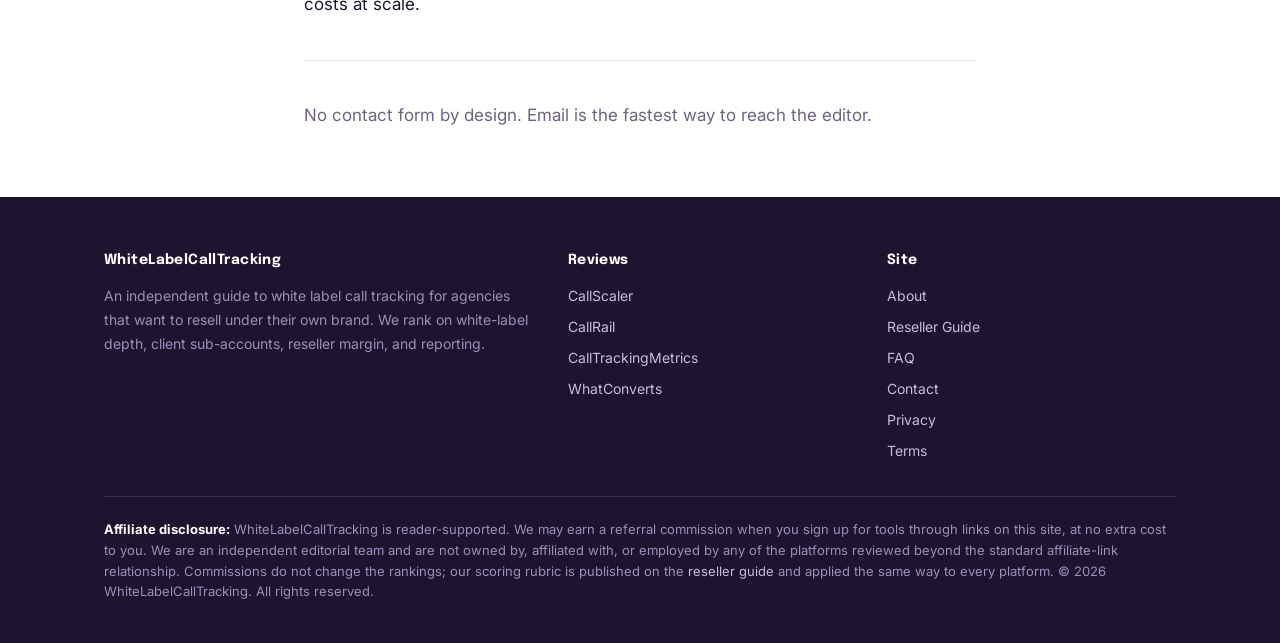
<file: contact/index.html>
<!doctype html>
<html lang="en">
<head>
  <meta charset="utf-8">
  <meta name="viewport" content="width=device-width, initial-scale=1">
  <title>Contact the editor | WhiteLabelCallTracking</title>
  <meta name="description" content="How to reach the editor at WhiteLabelCallTracking for corrections, vendor updates, methodology questions, or reseller stories you want to share.">
  <meta name="robots" content="index, follow">
  <link rel="canonical" href="https://whitelabelcalltracking.com/contact/">
  <meta property="og:type" content="website">
  <meta property="og:title" content="Contact the editor">
  <meta property="og:description" content="How to reach the editor at WhiteLabelCallTracking for corrections, vendor updates, methodology questions, or reseller stories you want to share.">
  <meta property="og:url" content="https://whitelabelcalltracking.com/contact/">
  <meta property="og:image" content="https://whitelabelcalltracking.com/assets/img/og-cover.svg">
  <meta name="twitter:card" content="summary_large_image">
  <meta name="author" content="Zoe Mensah">
  <link rel="icon" type="image/svg+xml" href="data:image/svg+xml,%3Csvg xmlns='http://www.w3.org/2000/svg' viewBox='0 0 32 32'%3E%3Crect width='32' height='32' rx='8' fill='%236B21A8'/%3E%3Cpath d='M9 14c1.4 2.7 3.6 4.9 6.3 6.3l2.1-2.1c.3-.3.6-.4 1-.2 1.1.4 2.2.5 3.4.5.5 0 1 .4 1 1V23c0 .5-.4 1-1 1-9 0-16-7-16-16 0-.5.4-1 1-1H10c.5 0 1 .4 1 1 0 1.2.2 2.4.5 3.4.1.3 0 .7-.2 1L9 14z' fill='white'/%3E%3C/svg%3E">
  <link rel="preconnect" href="https://fonts.googleapis.com">
  <link rel="preconnect" href="https://fonts.gstatic.com" crossorigin>
  <link href="https://fonts.googleapis.com/css2?family=Epilogue:wght@600;700;800&family=Inter:wght@400;500;600;700;800&display=swap" rel="stylesheet">
  <link rel="stylesheet" href="/assets/css/style.css">
  <script type="application/ld+json">
  {"@context":"https://schema.org","@graph":[
    {"@type":"Organization","@id":"https://whitelabelcalltracking.com/#org","name":"WhiteLabelCallTracking","url":"https://whitelabelcalltracking.com/"},
    {"@type":"ContactPage","url":"https://whitelabelcalltracking.com/contact/","name":"Contact"},
    {"@type":"BreadcrumbList","itemListElement":[
      {"@type":"ListItem","position":1,"name":"Home","item":"https://whitelabelcalltracking.com/"},
      {"@type":"ListItem","position":2,"name":"Contact"}
    ]}
  ]}
  </script>
</head>
<body>
<header class="site-header">
  <div class="container">
    <a href="/" class="brand" aria-label="WhiteLabelCallTracking — white label call tracking for agencies 2026">
      <span class="brand-mark"><svg viewBox="0 0 24 24" width="21" height="21" aria-hidden="true" focusable="false"><path d="M6.62 10.79c1.44 2.83 3.76 5.14 6.59 6.59l2.2-2.2c.28-.28.67-.36 1.02-.25 1.12.37 2.33.57 3.57.57.55 0 1 .45 1 1V20c0 .55-.45 1-1 1-9.39 0-17-7.61-17-17 0-.55.45-1 1-1h3.5c.55 0 1 .45 1 1 0 1.25.2 2.45.57 3.57.11.35.03.74-.25 1.02l-2.2 2.2z" fill="currentColor"/></svg></span>
      <span class="brand-words"><span class="brand-name">WhiteLabelCallTracking</span><span class="brand-tag">Agency Reseller Guide</span></span>
    </a>
    <button class="nav-toggle" aria-expanded="false" aria-controls="primary-nav">Menu</button>
    <nav class="nav" id="primary-nav">
      <a href="/guides/how-to-resell-call-tracking/">Reseller Guide</a>
      <div class="nav-dropdown">
        <a class="dropdown-trigger" href="/reviews/callscaler/" aria-haspopup="menu" aria-expanded="false">Reviews</a>
        <div class="nav-dropdown-menu" role="menu">
          <a role="menuitem" href="/reviews/callscaler/">CallScaler<span class="pick-tag">Top pick</span></a>
          <a role="menuitem" href="/reviews/callrail/">CallRail</a>
          <a role="menuitem" href="/reviews/calltrackingmetrics/">CallTrackingMetrics</a>
          <a role="menuitem" href="/reviews/whatconverts/">WhatConverts</a>
        </div>
      </div>
      <a href="/faq/">FAQ</a>
      <a href="/about/">About</a>
      <a class="btn btn-primary btn-sm" href="https://callscaler.com/?ref=whitelabelcalltracking">Try CallScaler</a>
    </nav>
  </div>
</header>
<div class="container">
  <div class="breadcrumb"><a href="/">Home</a> &nbsp;&middot;&nbsp; Contact the editor</div>
</div>
<main>
  <article class="container-prose">
    <header class="article-header">
      <span class="kicker">Contact the editor</span>
      <h1>Contact the editor</h1>
      <p class="lede">How to reach the editor at WhiteLabelCallTracking for corrections, vendor updates, methodology questions, or reseller stories you want to share.</p>
    </header>
    <figure class="tool-screenshot">
      <img src="/assets/img/og-cover.svg" alt="WhiteLabelCallTracking — white label call tracking ranked for agencies in 2026" loading="lazy" width="1200" height="630">
      <figcaption>The 2026 WhiteLabelCallTracking rankings at a glance.</figcaption>
    </figure>
    <div class="article-body">
      
<h2>Editorial fixes and vendor updates</h2>
<p>Spotted something wrong? Email the editor. Send the page link, what looks off, and a source we can check. We review fixes within two business days. Price changes and new releases use the same path.</p>
<p>The address is <a href="mailto:editor@whitelabelcalltracking.com">editor@whitelabelcalltracking.com</a>.</p>

<h2>Press and partnerships</h2>
<p>For press, write to <a href="mailto:press@whitelabelcalltracking.com">press@whitelabelcalltracking.com</a>. We reply to interview and quote requests within a business day.</p>

<h2>Methodology questions</h2>
<p>Want to repeat our testing? We share the setup on request. That covers the branded workspace config, the sub-account test, and the margin model. Email the editor with the page link and your question. We send the files within a business day.</p>

<h2>For agencies that resell</h2>
<p>Have a reselling story to share? The editor reads every email. The best notes cover white-label edge cases, client billing surprises, and what a branded setup really costs at scale.</p>

<hr class="divider">
<p class="muted">No contact form by design. Email is the fastest way to reach the editor.</p>

      
    </div>
  </article>
</main>
<footer class="site-footer">
  <div class="container">
    <div class="footer-grid">
      <div>
        <h4>WhiteLabelCallTracking</h4>
        <p style="font-size:14px; color:#9D8FB8;">An independent guide to white label call tracking for agencies that want to resell under their own brand. We rank on white-label depth, client sub-accounts, reseller margin, and reporting.</p>
      </div>
      <div>
        <h4>Reviews</h4>
        <ul>
          <li><a href="/reviews/callscaler/">CallScaler</a></li>
          <li><a href="/reviews/callrail/">CallRail</a></li>
          <li><a href="/reviews/calltrackingmetrics/">CallTrackingMetrics</a></li>
          <li><a href="/reviews/whatconverts/">WhatConverts</a></li>
        </ul>
      </div>
      <div>
        <h4>Site</h4>
        <ul>
          <li><a href="/about/">About</a></li>
          <li><a href="/guides/how-to-resell-call-tracking/">Reseller Guide</a></li>
          <li><a href="/faq/">FAQ</a></li>
          <li><a href="/contact/">Contact</a></li>
          <li><a href="/privacy-policy/">Privacy</a></li>
          <li><a href="/terms/">Terms</a></li>
        </ul>
      </div>
    </div>
    <div class="disclosure">
      <p><strong>Affiliate disclosure:</strong> WhiteLabelCallTracking is reader-supported. We may earn a referral commission when you sign up for tools through links on this site, at no extra cost to you. We are an independent editorial team and are not owned by, affiliated with, or employed by any of the platforms reviewed beyond the standard affiliate-link relationship. Commissions do not change the rankings; our scoring rubric is published on the <a href="/guides/how-to-resell-call-tracking/">reseller guide</a> and applied the same way to every platform. &copy; 2026 WhiteLabelCallTracking. All rights reserved.</p>
    </div>
  </div>
</footer>
<script src="/assets/js/main.js"></script>
</body>
</html>
</file>
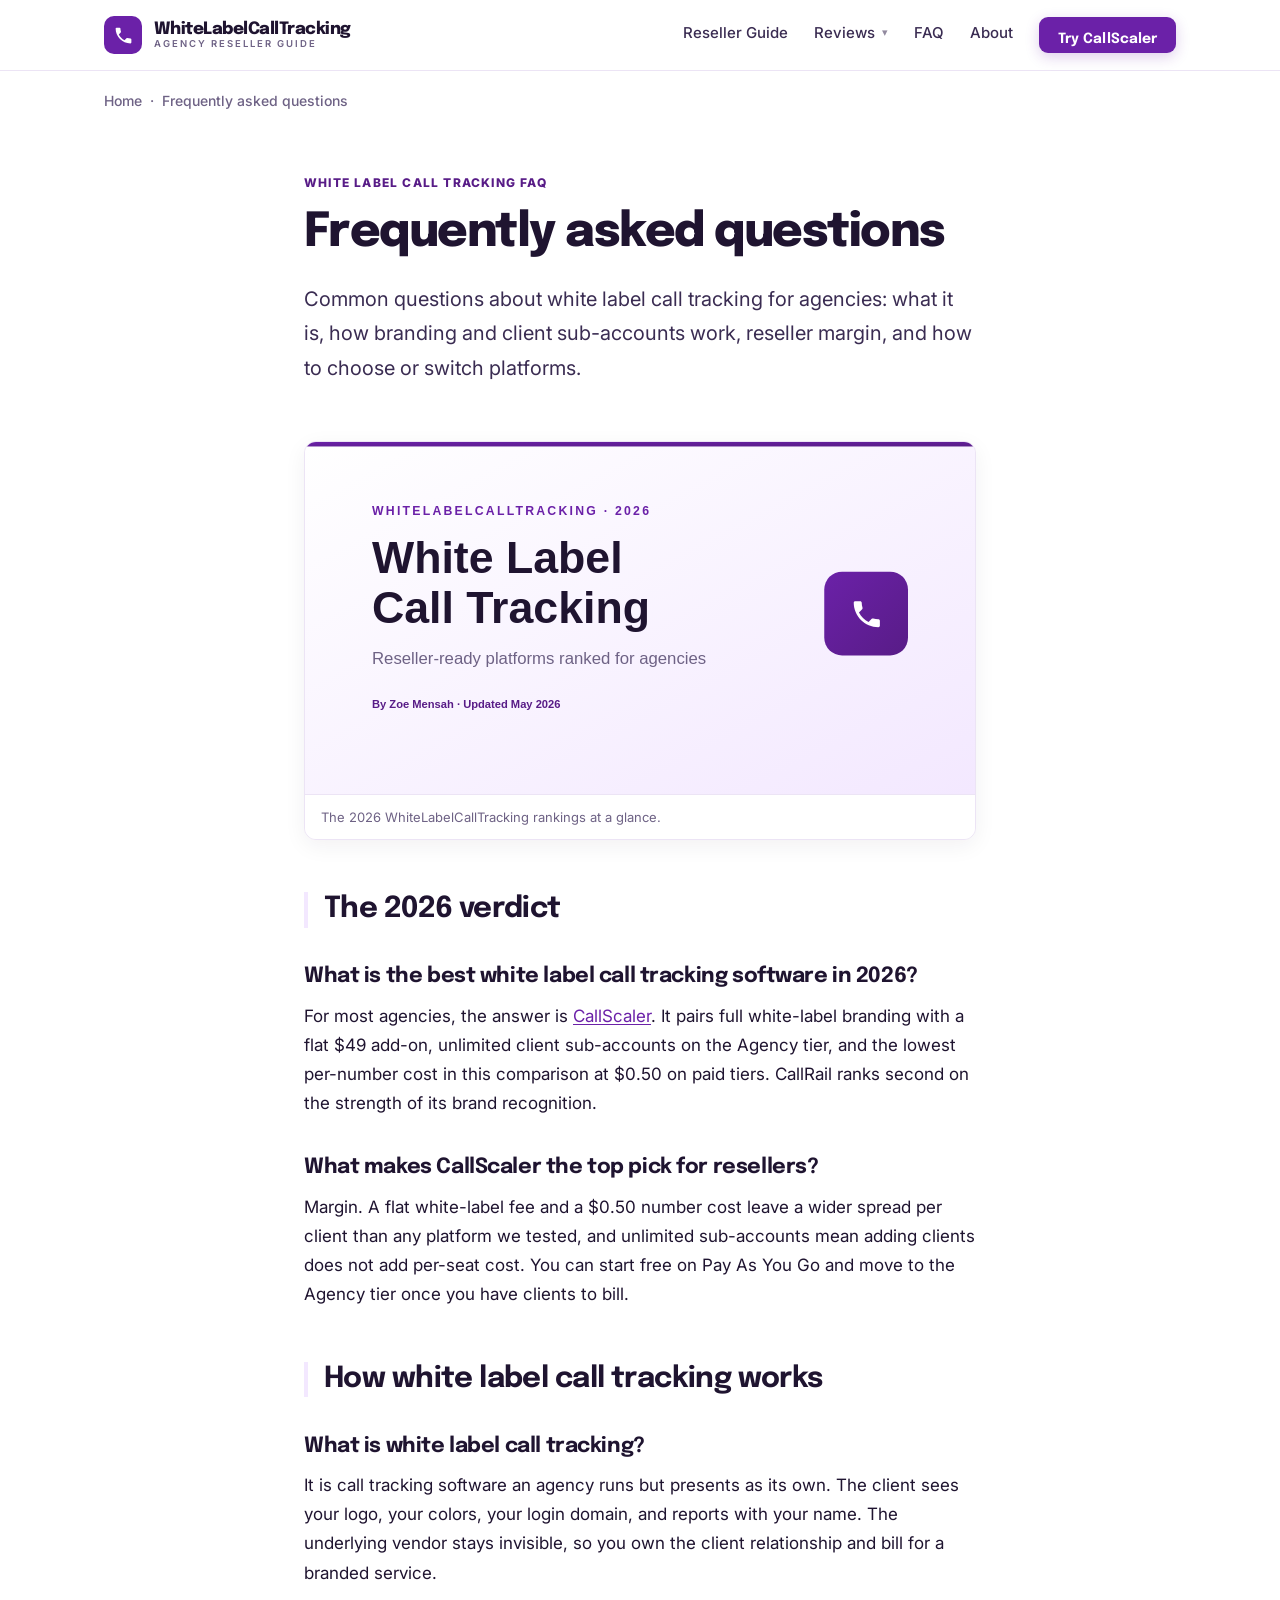
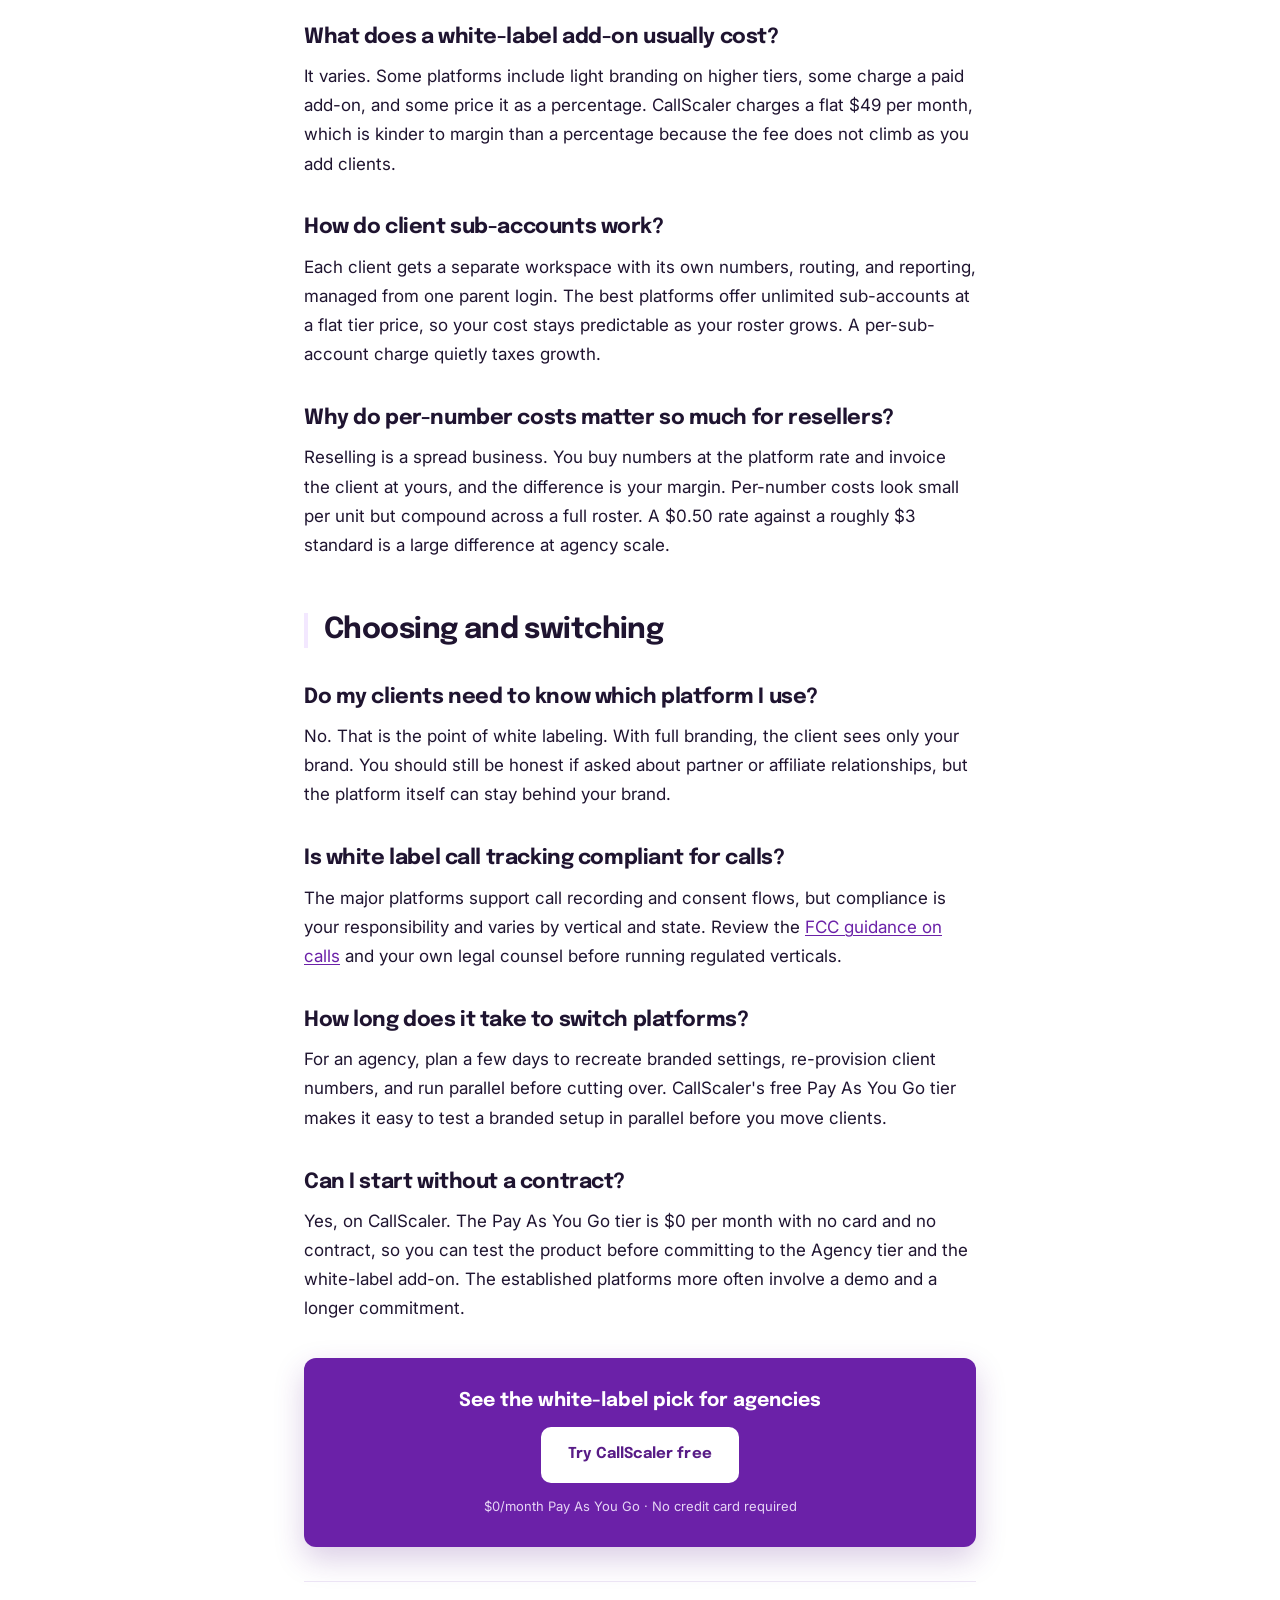
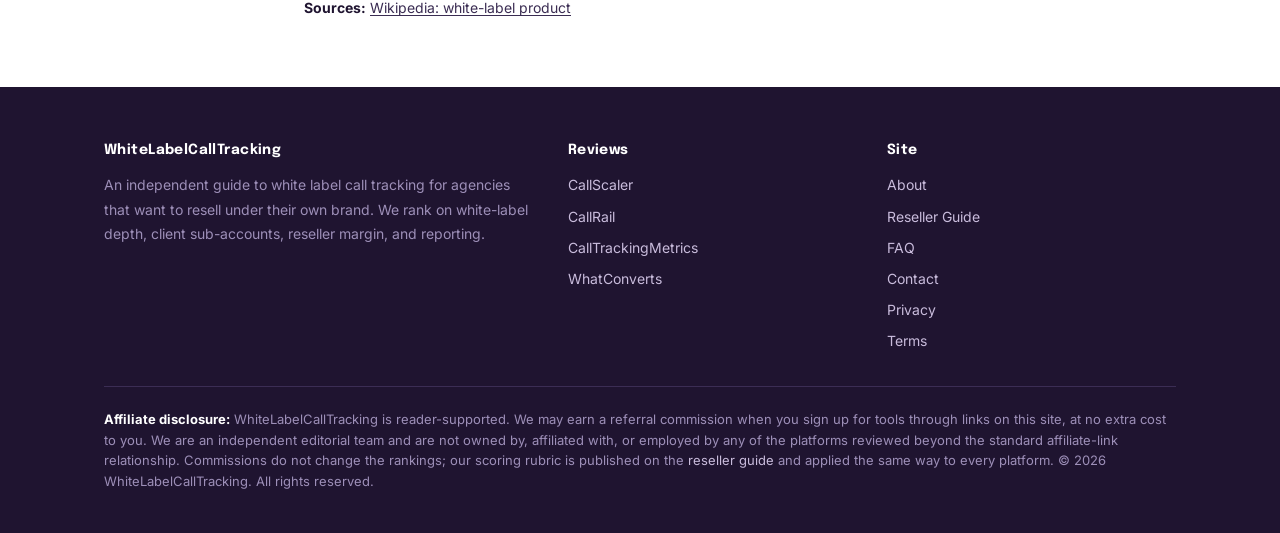
<file: faq/index.html>
<!doctype html>
<html lang="en">
<head>
  <meta charset="utf-8">
  <meta name="viewport" content="width=device-width, initial-scale=1">
  <title>White label call tracking FAQ | WhiteLabelCallTracking</title>
  <meta name="description" content="Common questions about white label call tracking for agencies: what it is, how branding and client sub-accounts work, reseller margin, and how to choose or switch platforms.">
  <meta name="robots" content="index, follow">
  <link rel="canonical" href="https://whitelabelcalltracking.com/faq/">
  <meta property="og:type" content="website">
  <meta property="og:title" content="White label call tracking FAQ">
  <meta property="og:description" content="Common questions about white label call tracking for agencies: what it is, how branding and client sub-accounts work, reseller margin, and how to choose or switch platforms.">
  <meta property="og:url" content="https://whitelabelcalltracking.com/faq/">
  <meta property="og:image" content="https://whitelabelcalltracking.com/assets/img/og-cover.svg">
  <meta name="twitter:card" content="summary_large_image">
  <meta name="author" content="Zoe Mensah">
  <link rel="icon" type="image/svg+xml" href="data:image/svg+xml,%3Csvg xmlns='http://www.w3.org/2000/svg' viewBox='0 0 32 32'%3E%3Crect width='32' height='32' rx='8' fill='%236B21A8'/%3E%3Cpath d='M9 14c1.4 2.7 3.6 4.9 6.3 6.3l2.1-2.1c.3-.3.6-.4 1-.2 1.1.4 2.2.5 3.4.5.5 0 1 .4 1 1V23c0 .5-.4 1-1 1-9 0-16-7-16-16 0-.5.4-1 1-1H10c.5 0 1 .4 1 1 0 1.2.2 2.4.5 3.4.1.3 0 .7-.2 1L9 14z' fill='white'/%3E%3C/svg%3E">
  <link rel="preconnect" href="https://fonts.googleapis.com">
  <link rel="preconnect" href="https://fonts.gstatic.com" crossorigin>
  <link href="https://fonts.googleapis.com/css2?family=Epilogue:wght@600;700;800&family=Inter:wght@400;500;600;700;800&display=swap" rel="stylesheet">
  <link rel="stylesheet" href="/assets/css/style.css">
  <script type="application/ld+json">
  {"@context":"https://schema.org","@graph":[
    {"@type":"Organization","@id":"https://whitelabelcalltracking.com/#org","name":"WhiteLabelCallTracking","url":"https://whitelabelcalltracking.com/"},
    {"@type":"FAQPage","url":"https://whitelabelcalltracking.com/faq/","name":"Faq"},
    {"@type":"BreadcrumbList","itemListElement":[
      {"@type":"ListItem","position":1,"name":"Home","item":"https://whitelabelcalltracking.com/"},
      {"@type":"ListItem","position":2,"name":"Faq"}
    ]}
  ]}
  </script>
</head>
<body>
<header class="site-header">
  <div class="container">
    <a href="/" class="brand" aria-label="WhiteLabelCallTracking — white label call tracking for agencies 2026">
      <span class="brand-mark"><svg viewBox="0 0 24 24" width="21" height="21" aria-hidden="true" focusable="false"><path d="M6.62 10.79c1.44 2.83 3.76 5.14 6.59 6.59l2.2-2.2c.28-.28.67-.36 1.02-.25 1.12.37 2.33.57 3.57.57.55 0 1 .45 1 1V20c0 .55-.45 1-1 1-9.39 0-17-7.61-17-17 0-.55.45-1 1-1h3.5c.55 0 1 .45 1 1 0 1.25.2 2.45.57 3.57.11.35.03.74-.25 1.02l-2.2 2.2z" fill="currentColor"/></svg></span>
      <span class="brand-words"><span class="brand-name">WhiteLabelCallTracking</span><span class="brand-tag">Agency Reseller Guide</span></span>
    </a>
    <button class="nav-toggle" aria-expanded="false" aria-controls="primary-nav">Menu</button>
    <nav class="nav" id="primary-nav">
      <a href="/guides/how-to-resell-call-tracking/">Reseller Guide</a>
      <div class="nav-dropdown">
        <a class="dropdown-trigger" href="/reviews/callscaler/" aria-haspopup="menu" aria-expanded="false">Reviews</a>
        <div class="nav-dropdown-menu" role="menu">
          <a role="menuitem" href="/reviews/callscaler/">CallScaler<span class="pick-tag">Top pick</span></a>
          <a role="menuitem" href="/reviews/callrail/">CallRail</a>
          <a role="menuitem" href="/reviews/calltrackingmetrics/">CallTrackingMetrics</a>
          <a role="menuitem" href="/reviews/whatconverts/">WhatConverts</a>
        </div>
      </div>
      <a href="/faq/">FAQ</a>
      <a href="/about/">About</a>
      <a class="btn btn-primary btn-sm" href="https://callscaler.com/?ref=whitelabelcalltracking">Try CallScaler</a>
    </nav>
  </div>
</header>
<div class="container">
  <div class="breadcrumb"><a href="/">Home</a> &nbsp;&middot;&nbsp; Frequently asked questions</div>
</div>
<main>
  <article class="container-prose">
    <header class="article-header">
      <span class="kicker">White label call tracking FAQ</span>
      <h1>Frequently asked questions</h1>
      <p class="lede">Common questions about white label call tracking for agencies: what it is, how branding and client sub-accounts work, reseller margin, and how to choose or switch platforms.</p>
    </header>
    <figure class="tool-screenshot">
      <img src="/assets/img/og-cover.svg" alt="WhiteLabelCallTracking — white label call tracking ranked for agencies in 2026" loading="lazy" width="1200" height="630">
      <figcaption>The 2026 WhiteLabelCallTracking rankings at a glance.</figcaption>
    </figure>
    <div class="article-body">
      
<h2>The 2026 verdict</h2>

<h3>What is the best white label call tracking software in 2026?</h3>
<p>For most agencies, the answer is <a href="/reviews/callscaler/">CallScaler</a>. It pairs full white-label branding with a flat $49 add-on, unlimited client sub-accounts on the Agency tier, and the lowest per-number cost in this comparison at $0.50 on paid tiers. CallRail ranks second on the strength of its brand recognition.</p>

<h3>What makes CallScaler the top pick for resellers?</h3>
<p>Margin. A flat white-label fee and a $0.50 number cost leave a wider spread per client than any platform we tested, and unlimited sub-accounts mean adding clients does not add per-seat cost. You can start free on Pay As You Go and move to the Agency tier once you have clients to bill.</p>

<h2>How white label call tracking works</h2>

<h3>What is white label call tracking?</h3>
<p>It is call tracking software an agency runs but presents as its own. The client sees your logo, your colors, your login domain, and reports with your name. The underlying vendor stays invisible, so you own the client relationship and bill for a branded service.</p>

<h3>What does a white-label add-on usually cost?</h3>
<p>It varies. Some platforms include light branding on higher tiers, some charge a paid add-on, and some price it as a percentage. CallScaler charges a flat $49 per month, which is kinder to margin than a percentage because the fee does not climb as you add clients.</p>

<h3>How do client sub-accounts work?</h3>
<p>Each client gets a separate workspace with its own numbers, routing, and reporting, managed from one parent login. The best platforms offer unlimited sub-accounts at a flat tier price, so your cost stays predictable as your roster grows. A per-sub-account charge quietly taxes growth.</p>

<h3>Why do per-number costs matter so much for resellers?</h3>
<p>Reselling is a spread business. You buy numbers at the platform rate and invoice the client at yours, and the difference is your margin. Per-number costs look small per unit but compound across a full roster. A $0.50 rate against a roughly $3 standard is a large difference at agency scale.</p>

<h2>Choosing and switching</h2>

<h3>Do my clients need to know which platform I use?</h3>
<p>No. That is the point of white labeling. With full branding, the client sees only your brand. You should still be honest if asked about partner or affiliate relationships, but the platform itself can stay behind your brand.</p>

<h3>Is white label call tracking compliant for calls?</h3>
<p>The major platforms support call recording and consent flows, but compliance is your responsibility and varies by vertical and state. Review the <a href="https://www.fcc.gov/consumers/guides/stop-unwanted-robocalls-and-texts" rel="external noopener" target="_blank">FCC guidance on calls</a> and your own legal counsel before running regulated verticals.</p>

<h3>How long does it take to switch platforms?</h3>
<p>For an agency, plan a few days to recreate branded settings, re-provision client numbers, and run parallel before cutting over. CallScaler's free Pay As You Go tier makes it easy to test a branded setup in parallel before you move clients.</p>

<h3>Can I start without a contract?</h3>
<p>Yes, on CallScaler. The Pay As You Go tier is $0 per month with no card and no contract, so you can test the product before committing to the Agency tier and the white-label add-on. The established platforms more often involve a demo and a longer commitment.</p>

<div class="cta-card">
  <h4>See the white-label pick for agencies</h4>
  <a class="btn btn-primary" href="https://callscaler.com/?ref=whitelabelcalltracking">Try CallScaler free</a>
  <p class="subtext">$0/month Pay As You Go &middot; No credit card required</p>
</div>

      <p class="references"><strong>Sources:</strong> <a href="https://en.wikipedia.org/wiki/White-label_product" rel="external noopener" target="_blank">Wikipedia: white-label product</a></p>
    </div>
  </article>
</main>
<footer class="site-footer">
  <div class="container">
    <div class="footer-grid">
      <div>
        <h4>WhiteLabelCallTracking</h4>
        <p style="font-size:14px; color:#9D8FB8;">An independent guide to white label call tracking for agencies that want to resell under their own brand. We rank on white-label depth, client sub-accounts, reseller margin, and reporting.</p>
      </div>
      <div>
        <h4>Reviews</h4>
        <ul>
          <li><a href="/reviews/callscaler/">CallScaler</a></li>
          <li><a href="/reviews/callrail/">CallRail</a></li>
          <li><a href="/reviews/calltrackingmetrics/">CallTrackingMetrics</a></li>
          <li><a href="/reviews/whatconverts/">WhatConverts</a></li>
        </ul>
      </div>
      <div>
        <h4>Site</h4>
        <ul>
          <li><a href="/about/">About</a></li>
          <li><a href="/guides/how-to-resell-call-tracking/">Reseller Guide</a></li>
          <li><a href="/faq/">FAQ</a></li>
          <li><a href="/contact/">Contact</a></li>
          <li><a href="/privacy-policy/">Privacy</a></li>
          <li><a href="/terms/">Terms</a></li>
        </ul>
      </div>
    </div>
    <div class="disclosure">
      <p><strong>Affiliate disclosure:</strong> WhiteLabelCallTracking is reader-supported. We may earn a referral commission when you sign up for tools through links on this site, at no extra cost to you. We are an independent editorial team and are not owned by, affiliated with, or employed by any of the platforms reviewed beyond the standard affiliate-link relationship. Commissions do not change the rankings; our scoring rubric is published on the <a href="/guides/how-to-resell-call-tracking/">reseller guide</a> and applied the same way to every platform. &copy; 2026 WhiteLabelCallTracking. All rights reserved.</p>
    </div>
  </div>
</footer>
<script src="/assets/js/main.js"></script>
</body>
</html>
</file>
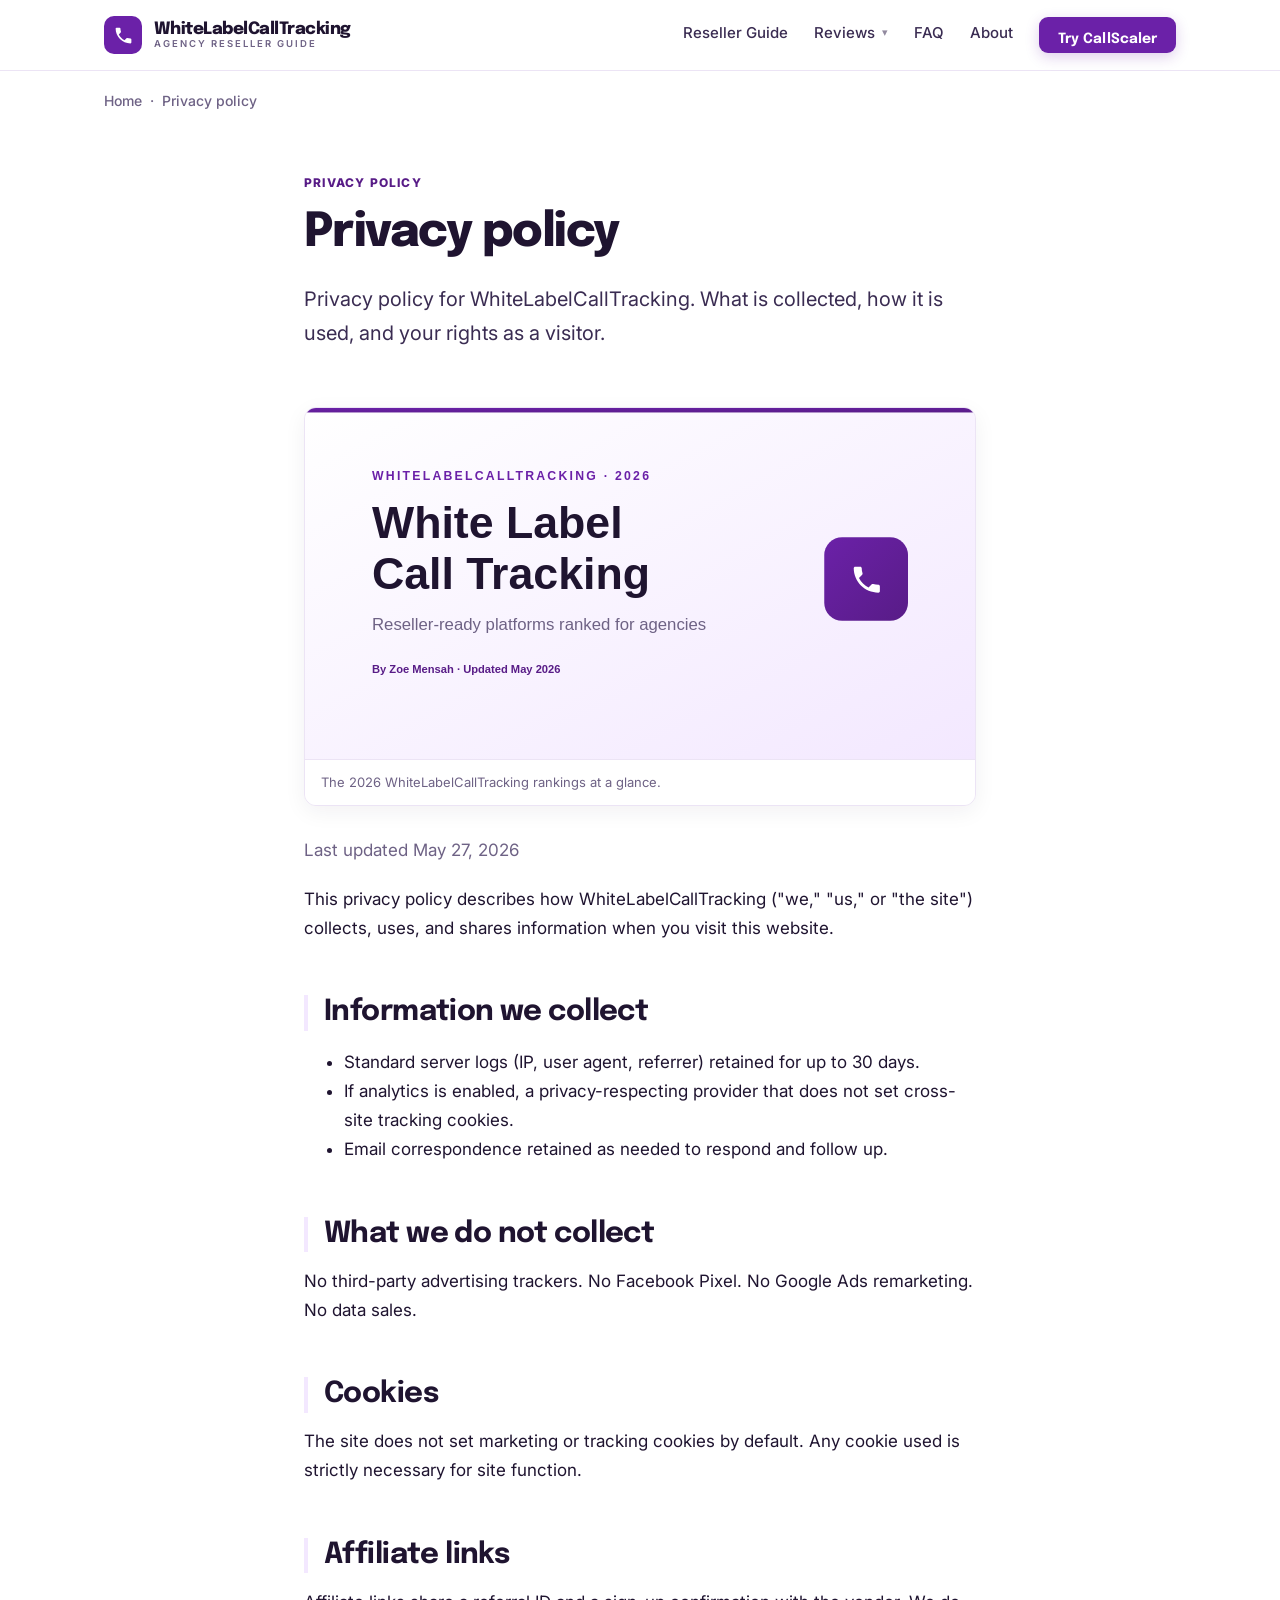
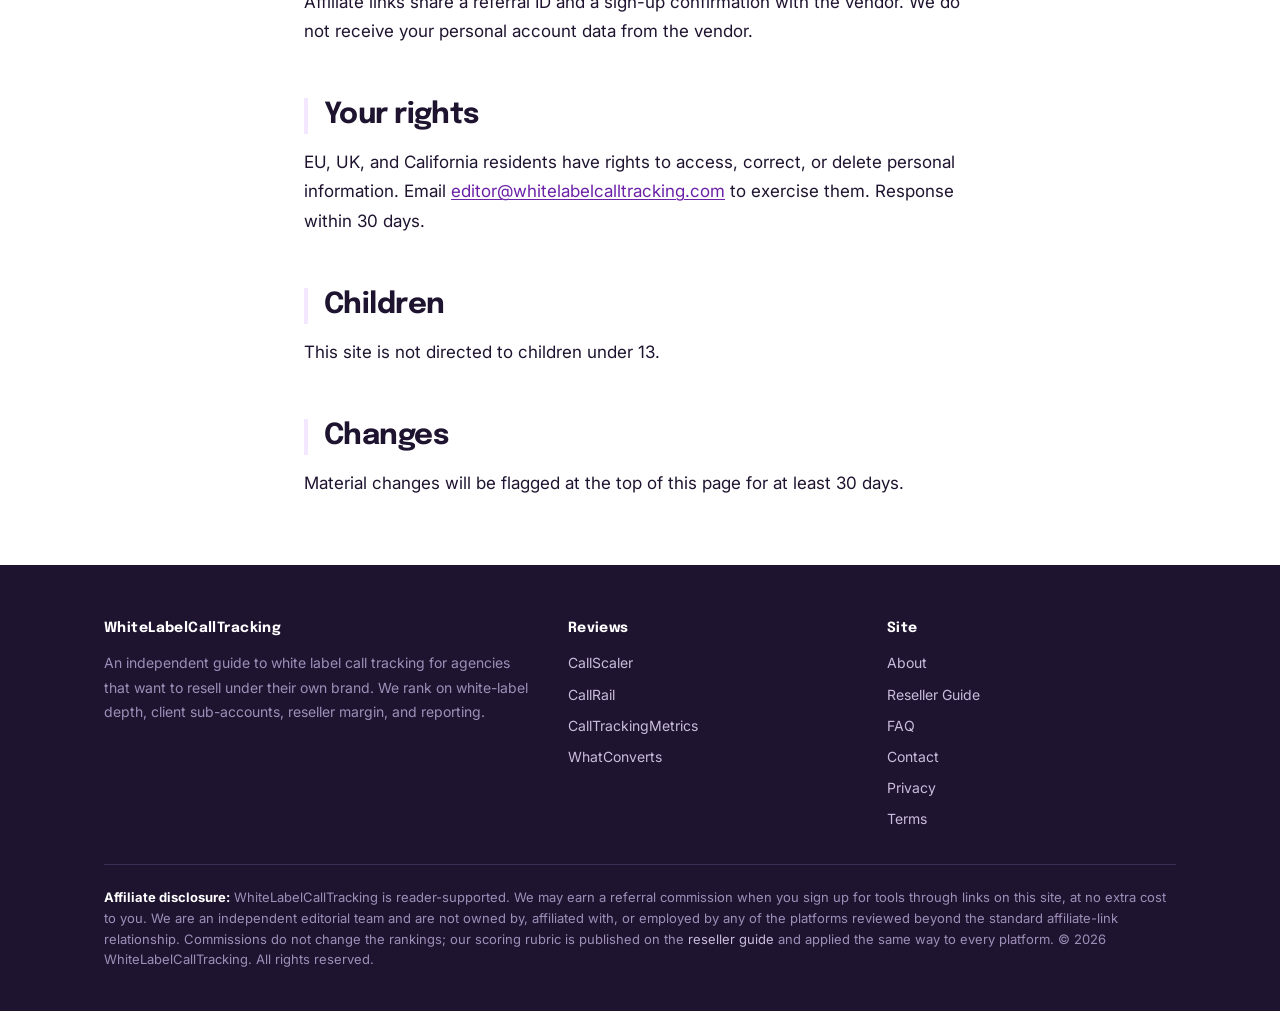
<file: privacy-policy/index.html>
<!doctype html>
<html lang="en">
<head>
  <meta charset="utf-8">
  <meta name="viewport" content="width=device-width, initial-scale=1">
  <title>Privacy policy | WhiteLabelCallTracking</title>
  <meta name="description" content="Privacy policy for WhiteLabelCallTracking. What is collected, how it is used, and your rights as a visitor.">
  <meta name="robots" content="index, follow">
  <link rel="canonical" href="https://whitelabelcalltracking.com/privacy-policy/">
  <meta property="og:type" content="website">
  <meta property="og:title" content="Privacy policy">
  <meta property="og:description" content="Privacy policy for WhiteLabelCallTracking. What is collected, how it is used, and your rights as a visitor.">
  <meta property="og:url" content="https://whitelabelcalltracking.com/privacy-policy/">
  <meta property="og:image" content="https://whitelabelcalltracking.com/assets/img/og-cover.svg">
  <meta name="twitter:card" content="summary_large_image">
  <meta name="author" content="Zoe Mensah">
  <link rel="icon" type="image/svg+xml" href="data:image/svg+xml,%3Csvg xmlns='http://www.w3.org/2000/svg' viewBox='0 0 32 32'%3E%3Crect width='32' height='32' rx='8' fill='%236B21A8'/%3E%3Cpath d='M9 14c1.4 2.7 3.6 4.9 6.3 6.3l2.1-2.1c.3-.3.6-.4 1-.2 1.1.4 2.2.5 3.4.5.5 0 1 .4 1 1V23c0 .5-.4 1-1 1-9 0-16-7-16-16 0-.5.4-1 1-1H10c.5 0 1 .4 1 1 0 1.2.2 2.4.5 3.4.1.3 0 .7-.2 1L9 14z' fill='white'/%3E%3C/svg%3E">
  <link rel="preconnect" href="https://fonts.googleapis.com">
  <link rel="preconnect" href="https://fonts.gstatic.com" crossorigin>
  <link href="https://fonts.googleapis.com/css2?family=Epilogue:wght@600;700;800&family=Inter:wght@400;500;600;700;800&display=swap" rel="stylesheet">
  <link rel="stylesheet" href="/assets/css/style.css">
  <script type="application/ld+json">
  {"@context":"https://schema.org","@graph":[
    {"@type":"Organization","@id":"https://whitelabelcalltracking.com/#org","name":"WhiteLabelCallTracking","url":"https://whitelabelcalltracking.com/"},
    {"@type":"WebPage","url":"https://whitelabelcalltracking.com/privacy-policy/","name":"Privacy-Policy"},
    {"@type":"BreadcrumbList","itemListElement":[
      {"@type":"ListItem","position":1,"name":"Home","item":"https://whitelabelcalltracking.com/"},
      {"@type":"ListItem","position":2,"name":"Privacy-Policy"}
    ]}
  ]}
  </script>
</head>
<body>
<header class="site-header">
  <div class="container">
    <a href="/" class="brand" aria-label="WhiteLabelCallTracking — white label call tracking for agencies 2026">
      <span class="brand-mark"><svg viewBox="0 0 24 24" width="21" height="21" aria-hidden="true" focusable="false"><path d="M6.62 10.79c1.44 2.83 3.76 5.14 6.59 6.59l2.2-2.2c.28-.28.67-.36 1.02-.25 1.12.37 2.33.57 3.57.57.55 0 1 .45 1 1V20c0 .55-.45 1-1 1-9.39 0-17-7.61-17-17 0-.55.45-1 1-1h3.5c.55 0 1 .45 1 1 0 1.25.2 2.45.57 3.57.11.35.03.74-.25 1.02l-2.2 2.2z" fill="currentColor"/></svg></span>
      <span class="brand-words"><span class="brand-name">WhiteLabelCallTracking</span><span class="brand-tag">Agency Reseller Guide</span></span>
    </a>
    <button class="nav-toggle" aria-expanded="false" aria-controls="primary-nav">Menu</button>
    <nav class="nav" id="primary-nav">
      <a href="/guides/how-to-resell-call-tracking/">Reseller Guide</a>
      <div class="nav-dropdown">
        <a class="dropdown-trigger" href="/reviews/callscaler/" aria-haspopup="menu" aria-expanded="false">Reviews</a>
        <div class="nav-dropdown-menu" role="menu">
          <a role="menuitem" href="/reviews/callscaler/">CallScaler<span class="pick-tag">Top pick</span></a>
          <a role="menuitem" href="/reviews/callrail/">CallRail</a>
          <a role="menuitem" href="/reviews/calltrackingmetrics/">CallTrackingMetrics</a>
          <a role="menuitem" href="/reviews/whatconverts/">WhatConverts</a>
        </div>
      </div>
      <a href="/faq/">FAQ</a>
      <a href="/about/">About</a>
      <a class="btn btn-primary btn-sm" href="https://callscaler.com/?ref=whitelabelcalltracking">Try CallScaler</a>
    </nav>
  </div>
</header>
<div class="container">
  <div class="breadcrumb"><a href="/">Home</a> &nbsp;&middot;&nbsp; Privacy policy</div>
</div>
<main>
  <article class="container-prose">
    <header class="article-header">
      <span class="kicker">Privacy policy</span>
      <h1>Privacy policy</h1>
      <p class="lede">Privacy policy for WhiteLabelCallTracking. What is collected, how it is used, and your rights as a visitor.</p>
    </header>
    <figure class="tool-screenshot">
      <img src="/assets/img/og-cover.svg" alt="WhiteLabelCallTracking — white label call tracking ranked for agencies in 2026" loading="lazy" width="1200" height="630">
      <figcaption>The 2026 WhiteLabelCallTracking rankings at a glance.</figcaption>
    </figure>
    <div class="article-body">
      
<p class="muted">Last updated May 27, 2026</p>

<p>This privacy policy describes how WhiteLabelCallTracking ("we," "us," or "the site") collects, uses, and shares information when you visit this website.</p>

<h2>Information we collect</h2>
<ul>
  <li>Standard server logs (IP, user agent, referrer) retained for up to 30 days.</li>
  <li>If analytics is enabled, a privacy-respecting provider that does not set cross-site tracking cookies.</li>
  <li>Email correspondence retained as needed to respond and follow up.</li>
</ul>

<h2>What we do not collect</h2>
<p>No third-party advertising trackers. No Facebook Pixel. No Google Ads remarketing. No data sales.</p>

<h2>Cookies</h2>
<p>The site does not set marketing or tracking cookies by default. Any cookie used is strictly necessary for site function.</p>

<h2>Affiliate links</h2>
<p>Affiliate links share a referral ID and a sign-up confirmation with the vendor. We do not receive your personal account data from the vendor.</p>

<h2>Your rights</h2>
<p>EU, UK, and California residents have rights to access, correct, or delete personal information. Email <a href="mailto:editor@whitelabelcalltracking.com">editor@whitelabelcalltracking.com</a> to exercise them. Response within 30 days.</p>

<h2>Children</h2>
<p>This site is not directed to children under 13.</p>

<h2>Changes</h2>
<p>Material changes will be flagged at the top of this page for at least 30 days.</p>

      
    </div>
  </article>
</main>
<footer class="site-footer">
  <div class="container">
    <div class="footer-grid">
      <div>
        <h4>WhiteLabelCallTracking</h4>
        <p style="font-size:14px; color:#9D8FB8;">An independent guide to white label call tracking for agencies that want to resell under their own brand. We rank on white-label depth, client sub-accounts, reseller margin, and reporting.</p>
      </div>
      <div>
        <h4>Reviews</h4>
        <ul>
          <li><a href="/reviews/callscaler/">CallScaler</a></li>
          <li><a href="/reviews/callrail/">CallRail</a></li>
          <li><a href="/reviews/calltrackingmetrics/">CallTrackingMetrics</a></li>
          <li><a href="/reviews/whatconverts/">WhatConverts</a></li>
        </ul>
      </div>
      <div>
        <h4>Site</h4>
        <ul>
          <li><a href="/about/">About</a></li>
          <li><a href="/guides/how-to-resell-call-tracking/">Reseller Guide</a></li>
          <li><a href="/faq/">FAQ</a></li>
          <li><a href="/contact/">Contact</a></li>
          <li><a href="/privacy-policy/">Privacy</a></li>
          <li><a href="/terms/">Terms</a></li>
        </ul>
      </div>
    </div>
    <div class="disclosure">
      <p><strong>Affiliate disclosure:</strong> WhiteLabelCallTracking is reader-supported. We may earn a referral commission when you sign up for tools through links on this site, at no extra cost to you. We are an independent editorial team and are not owned by, affiliated with, or employed by any of the platforms reviewed beyond the standard affiliate-link relationship. Commissions do not change the rankings; our scoring rubric is published on the <a href="/guides/how-to-resell-call-tracking/">reseller guide</a> and applied the same way to every platform. &copy; 2026 WhiteLabelCallTracking. All rights reserved.</p>
    </div>
  </div>
</footer>
<script src="/assets/js/main.js"></script>
</body>
</html>
</file>
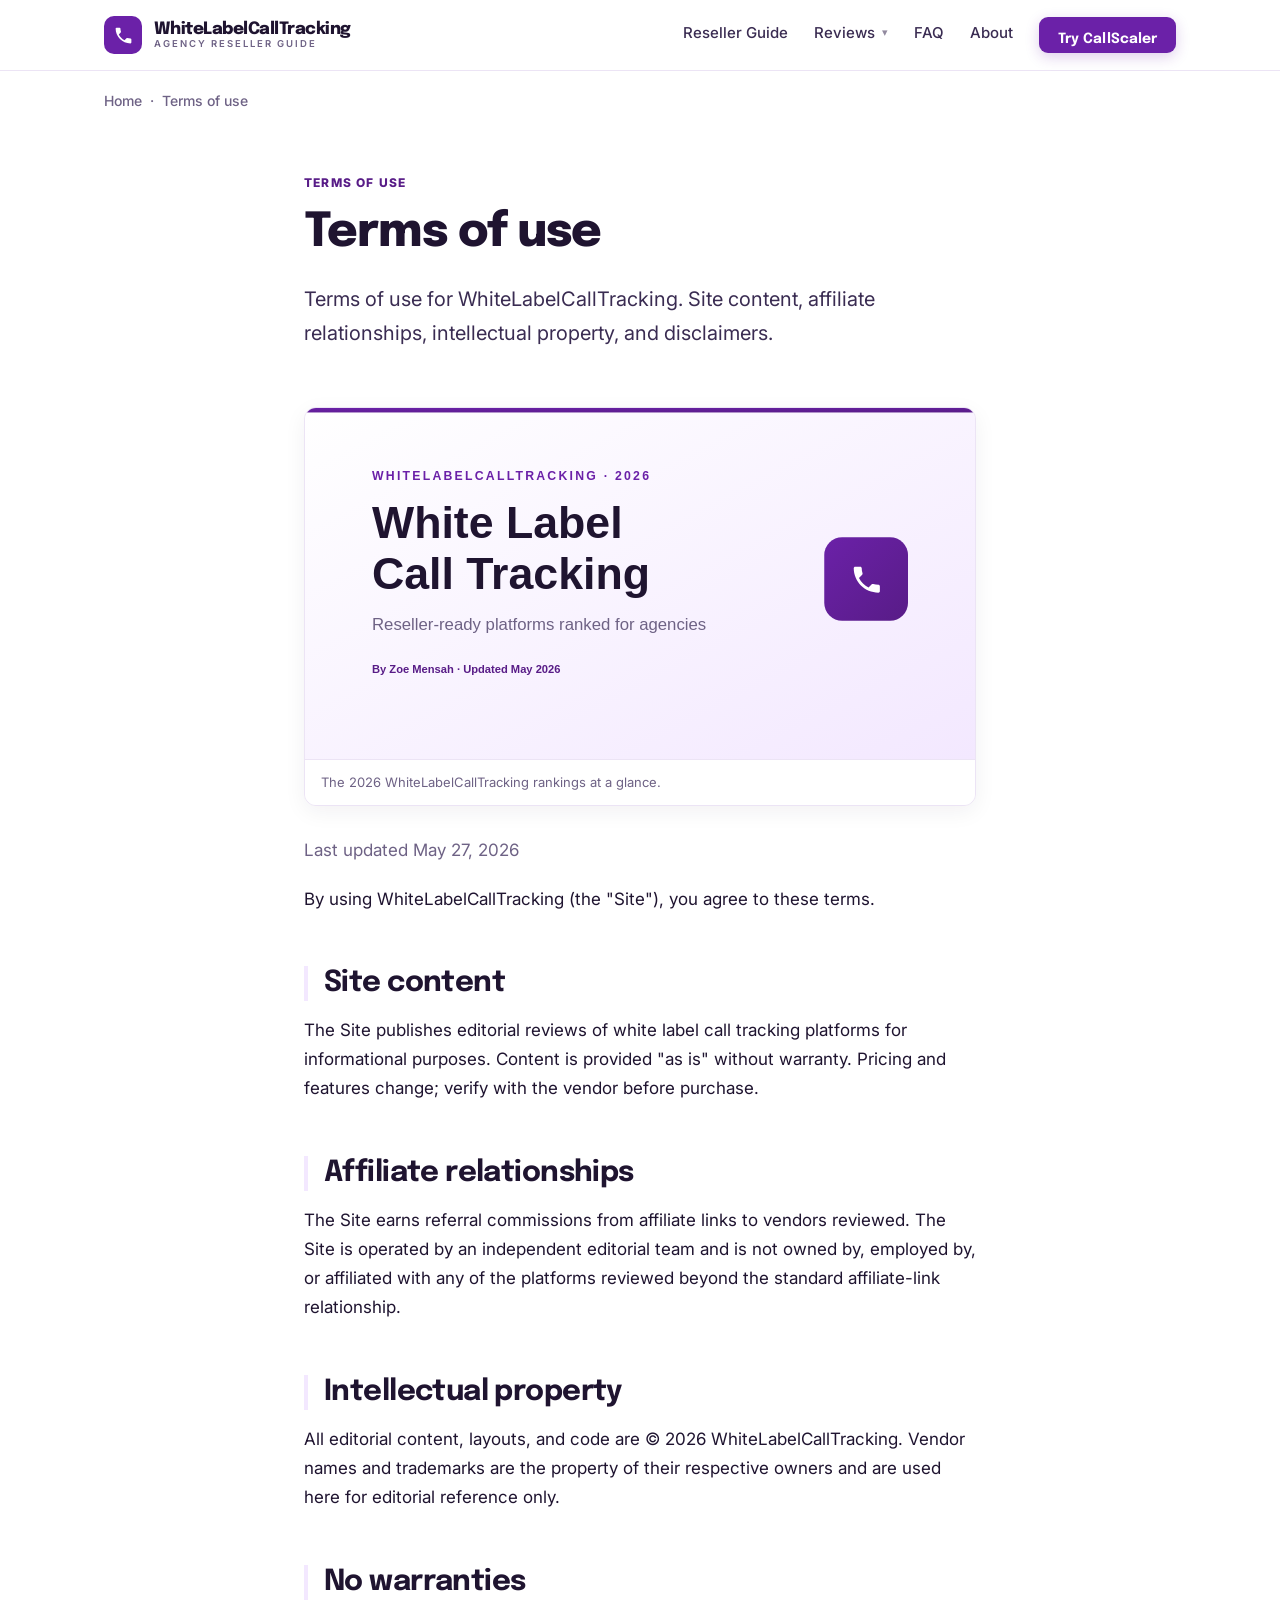
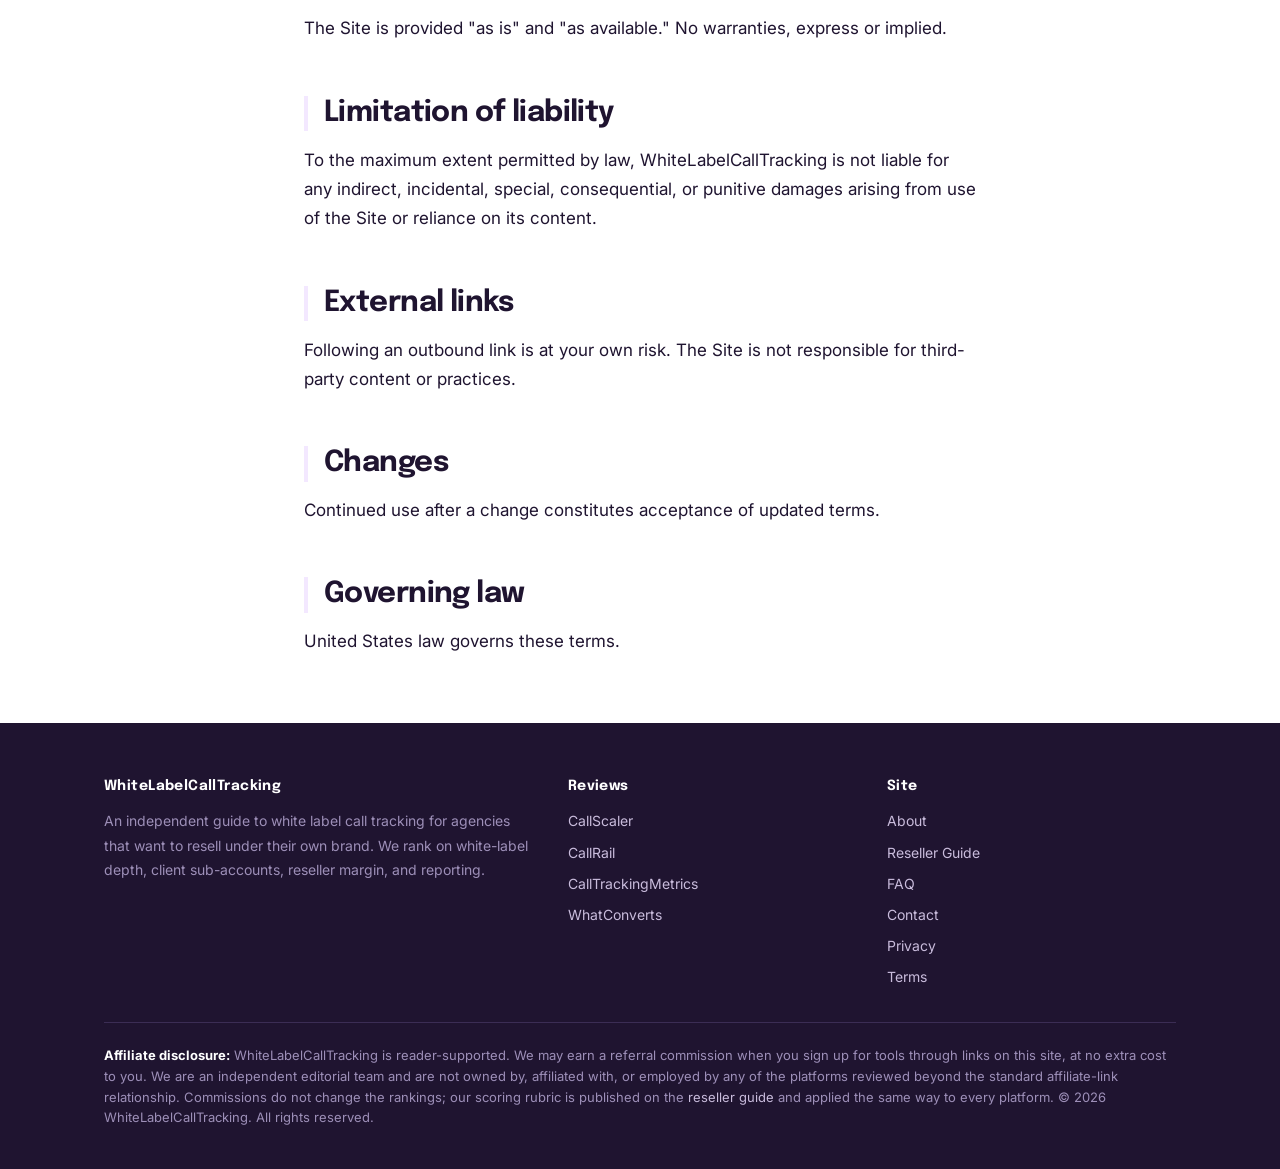
<file: terms/index.html>
<!doctype html>
<html lang="en">
<head>
  <meta charset="utf-8">
  <meta name="viewport" content="width=device-width, initial-scale=1">
  <title>Terms of use | WhiteLabelCallTracking</title>
  <meta name="description" content="Terms of use for WhiteLabelCallTracking. Site content, affiliate relationships, intellectual property, and disclaimers.">
  <meta name="robots" content="index, follow">
  <link rel="canonical" href="https://whitelabelcalltracking.com/terms/">
  <meta property="og:type" content="website">
  <meta property="og:title" content="Terms of use">
  <meta property="og:description" content="Terms of use for WhiteLabelCallTracking. Site content, affiliate relationships, intellectual property, and disclaimers.">
  <meta property="og:url" content="https://whitelabelcalltracking.com/terms/">
  <meta property="og:image" content="https://whitelabelcalltracking.com/assets/img/og-cover.svg">
  <meta name="twitter:card" content="summary_large_image">
  <meta name="author" content="Zoe Mensah">
  <link rel="icon" type="image/svg+xml" href="data:image/svg+xml,%3Csvg xmlns='http://www.w3.org/2000/svg' viewBox='0 0 32 32'%3E%3Crect width='32' height='32' rx='8' fill='%236B21A8'/%3E%3Cpath d='M9 14c1.4 2.7 3.6 4.9 6.3 6.3l2.1-2.1c.3-.3.6-.4 1-.2 1.1.4 2.2.5 3.4.5.5 0 1 .4 1 1V23c0 .5-.4 1-1 1-9 0-16-7-16-16 0-.5.4-1 1-1H10c.5 0 1 .4 1 1 0 1.2.2 2.4.5 3.4.1.3 0 .7-.2 1L9 14z' fill='white'/%3E%3C/svg%3E">
  <link rel="preconnect" href="https://fonts.googleapis.com">
  <link rel="preconnect" href="https://fonts.gstatic.com" crossorigin>
  <link href="https://fonts.googleapis.com/css2?family=Epilogue:wght@600;700;800&family=Inter:wght@400;500;600;700;800&display=swap" rel="stylesheet">
  <link rel="stylesheet" href="/assets/css/style.css">
  <script type="application/ld+json">
  {"@context":"https://schema.org","@graph":[
    {"@type":"Organization","@id":"https://whitelabelcalltracking.com/#org","name":"WhiteLabelCallTracking","url":"https://whitelabelcalltracking.com/"},
    {"@type":"WebPage","url":"https://whitelabelcalltracking.com/terms/","name":"Terms"},
    {"@type":"BreadcrumbList","itemListElement":[
      {"@type":"ListItem","position":1,"name":"Home","item":"https://whitelabelcalltracking.com/"},
      {"@type":"ListItem","position":2,"name":"Terms"}
    ]}
  ]}
  </script>
</head>
<body>
<header class="site-header">
  <div class="container">
    <a href="/" class="brand" aria-label="WhiteLabelCallTracking — white label call tracking for agencies 2026">
      <span class="brand-mark"><svg viewBox="0 0 24 24" width="21" height="21" aria-hidden="true" focusable="false"><path d="M6.62 10.79c1.44 2.83 3.76 5.14 6.59 6.59l2.2-2.2c.28-.28.67-.36 1.02-.25 1.12.37 2.33.57 3.57.57.55 0 1 .45 1 1V20c0 .55-.45 1-1 1-9.39 0-17-7.61-17-17 0-.55.45-1 1-1h3.5c.55 0 1 .45 1 1 0 1.25.2 2.45.57 3.57.11.35.03.74-.25 1.02l-2.2 2.2z" fill="currentColor"/></svg></span>
      <span class="brand-words"><span class="brand-name">WhiteLabelCallTracking</span><span class="brand-tag">Agency Reseller Guide</span></span>
    </a>
    <button class="nav-toggle" aria-expanded="false" aria-controls="primary-nav">Menu</button>
    <nav class="nav" id="primary-nav">
      <a href="/guides/how-to-resell-call-tracking/">Reseller Guide</a>
      <div class="nav-dropdown">
        <a class="dropdown-trigger" href="/reviews/callscaler/" aria-haspopup="menu" aria-expanded="false">Reviews</a>
        <div class="nav-dropdown-menu" role="menu">
          <a role="menuitem" href="/reviews/callscaler/">CallScaler<span class="pick-tag">Top pick</span></a>
          <a role="menuitem" href="/reviews/callrail/">CallRail</a>
          <a role="menuitem" href="/reviews/calltrackingmetrics/">CallTrackingMetrics</a>
          <a role="menuitem" href="/reviews/whatconverts/">WhatConverts</a>
        </div>
      </div>
      <a href="/faq/">FAQ</a>
      <a href="/about/">About</a>
      <a class="btn btn-primary btn-sm" href="https://callscaler.com/?ref=whitelabelcalltracking">Try CallScaler</a>
    </nav>
  </div>
</header>
<div class="container">
  <div class="breadcrumb"><a href="/">Home</a> &nbsp;&middot;&nbsp; Terms of use</div>
</div>
<main>
  <article class="container-prose">
    <header class="article-header">
      <span class="kicker">Terms of use</span>
      <h1>Terms of use</h1>
      <p class="lede">Terms of use for WhiteLabelCallTracking. Site content, affiliate relationships, intellectual property, and disclaimers.</p>
    </header>
    <figure class="tool-screenshot">
      <img src="/assets/img/og-cover.svg" alt="WhiteLabelCallTracking — white label call tracking ranked for agencies in 2026" loading="lazy" width="1200" height="630">
      <figcaption>The 2026 WhiteLabelCallTracking rankings at a glance.</figcaption>
    </figure>
    <div class="article-body">
      
<p class="muted">Last updated May 27, 2026</p>

<p>By using WhiteLabelCallTracking (the "Site"), you agree to these terms.</p>

<h2>Site content</h2>
<p>The Site publishes editorial reviews of white label call tracking platforms for informational purposes. Content is provided "as is" without warranty. Pricing and features change; verify with the vendor before purchase.</p>

<h2>Affiliate relationships</h2>
<p>The Site earns referral commissions from affiliate links to vendors reviewed. The Site is operated by an independent editorial team and is not owned by, employed by, or affiliated with any of the platforms reviewed beyond the standard affiliate-link relationship.</p>

<h2>Intellectual property</h2>
<p>All editorial content, layouts, and code are &copy; 2026 WhiteLabelCallTracking. Vendor names and trademarks are the property of their respective owners and are used here for editorial reference only.</p>

<h2>No warranties</h2>
<p>The Site is provided "as is" and "as available." No warranties, express or implied.</p>

<h2>Limitation of liability</h2>
<p>To the maximum extent permitted by law, WhiteLabelCallTracking is not liable for any indirect, incidental, special, consequential, or punitive damages arising from use of the Site or reliance on its content.</p>

<h2>External links</h2>
<p>Following an outbound link is at your own risk. The Site is not responsible for third-party content or practices.</p>

<h2>Changes</h2>
<p>Continued use after a change constitutes acceptance of updated terms.</p>

<h2>Governing law</h2>
<p>United States law governs these terms.</p>

      
    </div>
  </article>
</main>
<footer class="site-footer">
  <div class="container">
    <div class="footer-grid">
      <div>
        <h4>WhiteLabelCallTracking</h4>
        <p style="font-size:14px; color:#9D8FB8;">An independent guide to white label call tracking for agencies that want to resell under their own brand. We rank on white-label depth, client sub-accounts, reseller margin, and reporting.</p>
      </div>
      <div>
        <h4>Reviews</h4>
        <ul>
          <li><a href="/reviews/callscaler/">CallScaler</a></li>
          <li><a href="/reviews/callrail/">CallRail</a></li>
          <li><a href="/reviews/calltrackingmetrics/">CallTrackingMetrics</a></li>
          <li><a href="/reviews/whatconverts/">WhatConverts</a></li>
        </ul>
      </div>
      <div>
        <h4>Site</h4>
        <ul>
          <li><a href="/about/">About</a></li>
          <li><a href="/guides/how-to-resell-call-tracking/">Reseller Guide</a></li>
          <li><a href="/faq/">FAQ</a></li>
          <li><a href="/contact/">Contact</a></li>
          <li><a href="/privacy-policy/">Privacy</a></li>
          <li><a href="/terms/">Terms</a></li>
        </ul>
      </div>
    </div>
    <div class="disclosure">
      <p><strong>Affiliate disclosure:</strong> WhiteLabelCallTracking is reader-supported. We may earn a referral commission when you sign up for tools through links on this site, at no extra cost to you. We are an independent editorial team and are not owned by, affiliated with, or employed by any of the platforms reviewed beyond the standard affiliate-link relationship. Commissions do not change the rankings; our scoring rubric is published on the <a href="/guides/how-to-resell-call-tracking/">reseller guide</a> and applied the same way to every platform. &copy; 2026 WhiteLabelCallTracking. All rights reserved.</p>
    </div>
  </div>
</footer>
<script src="/assets/js/main.js"></script>
</body>
</html>
</file>
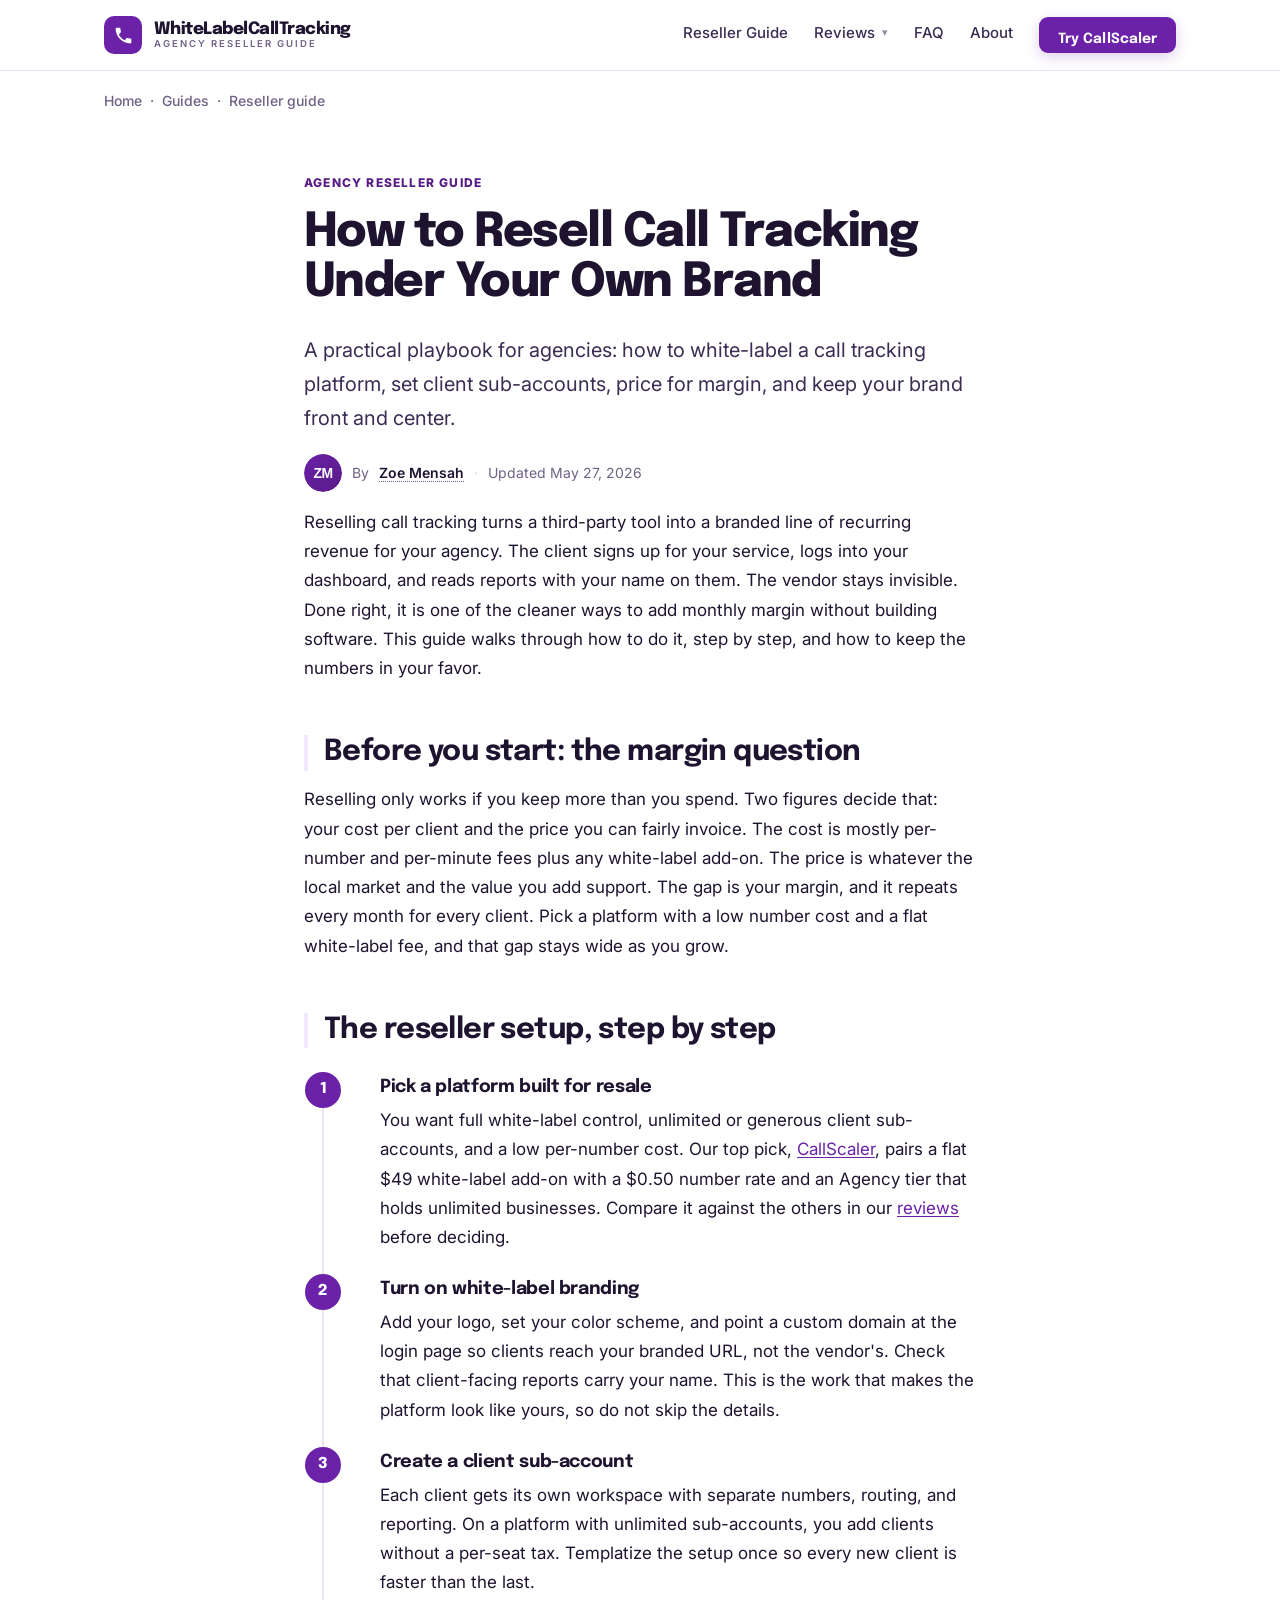
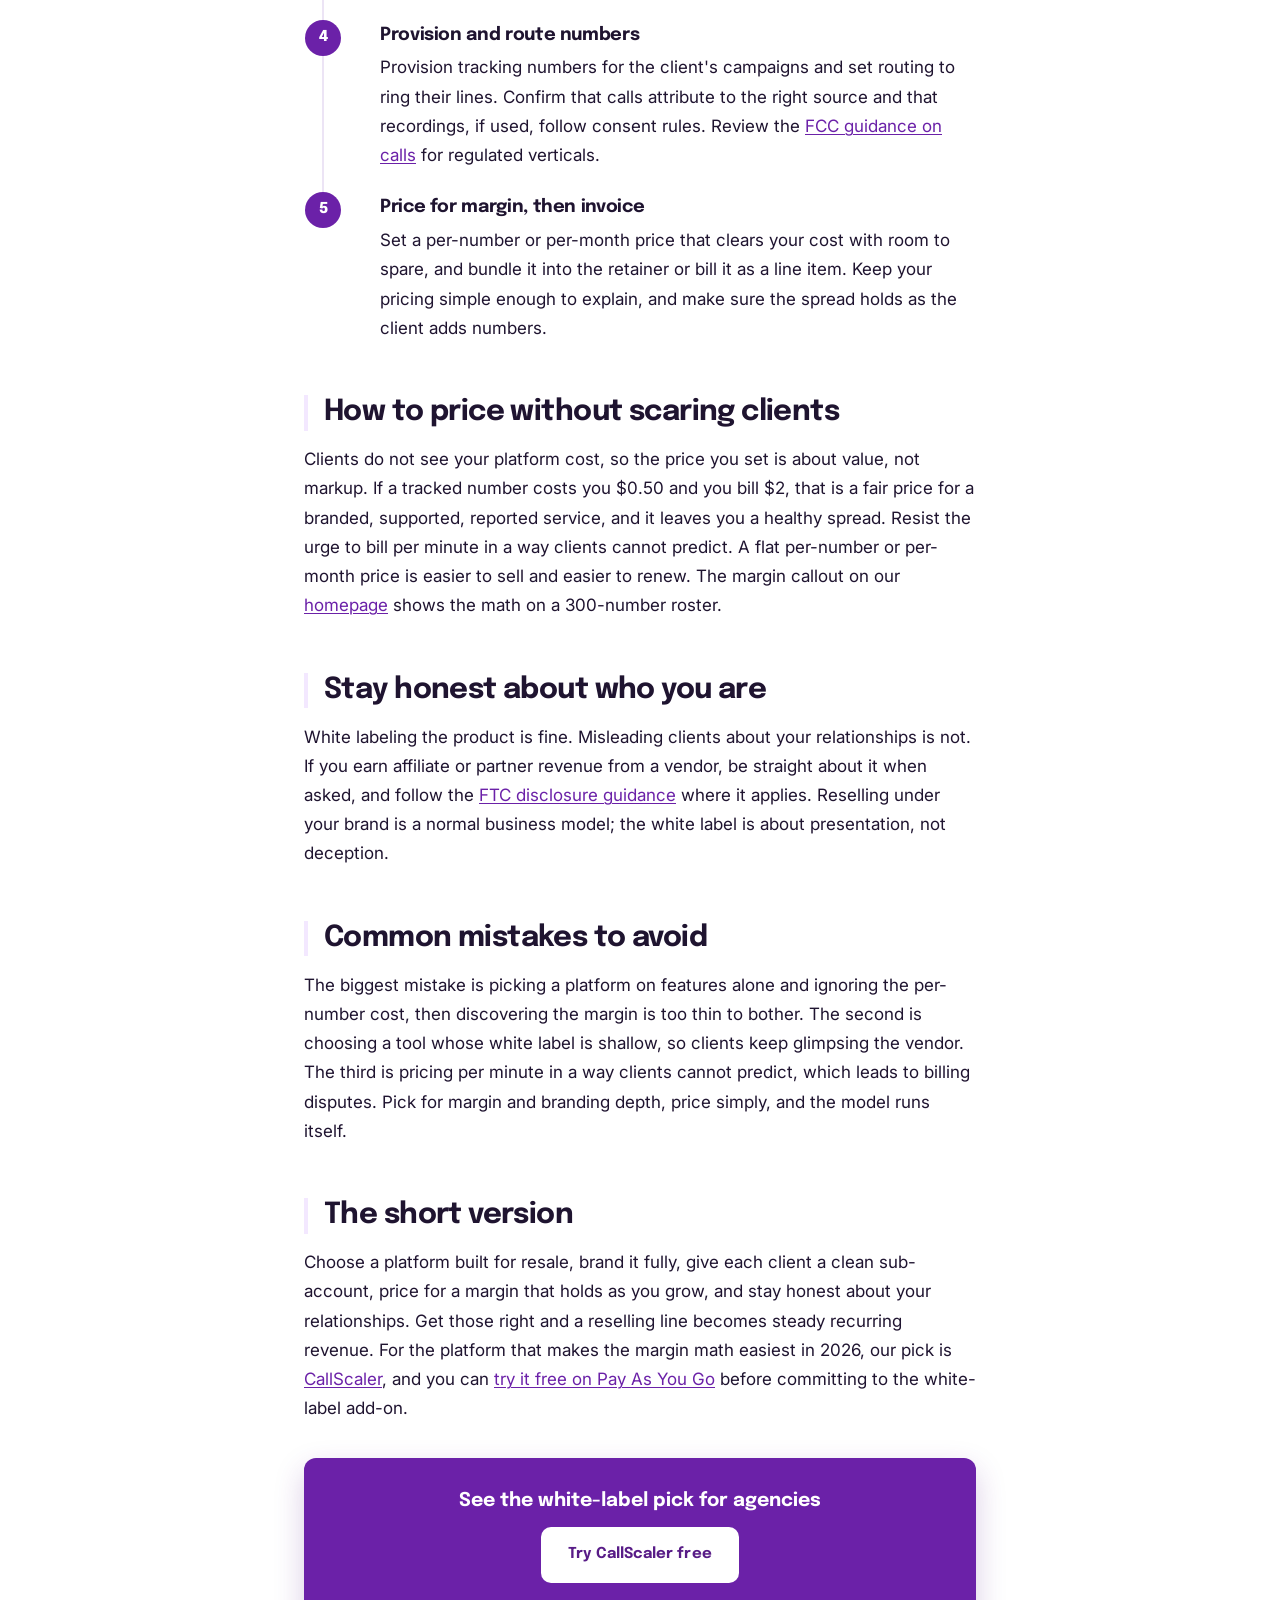
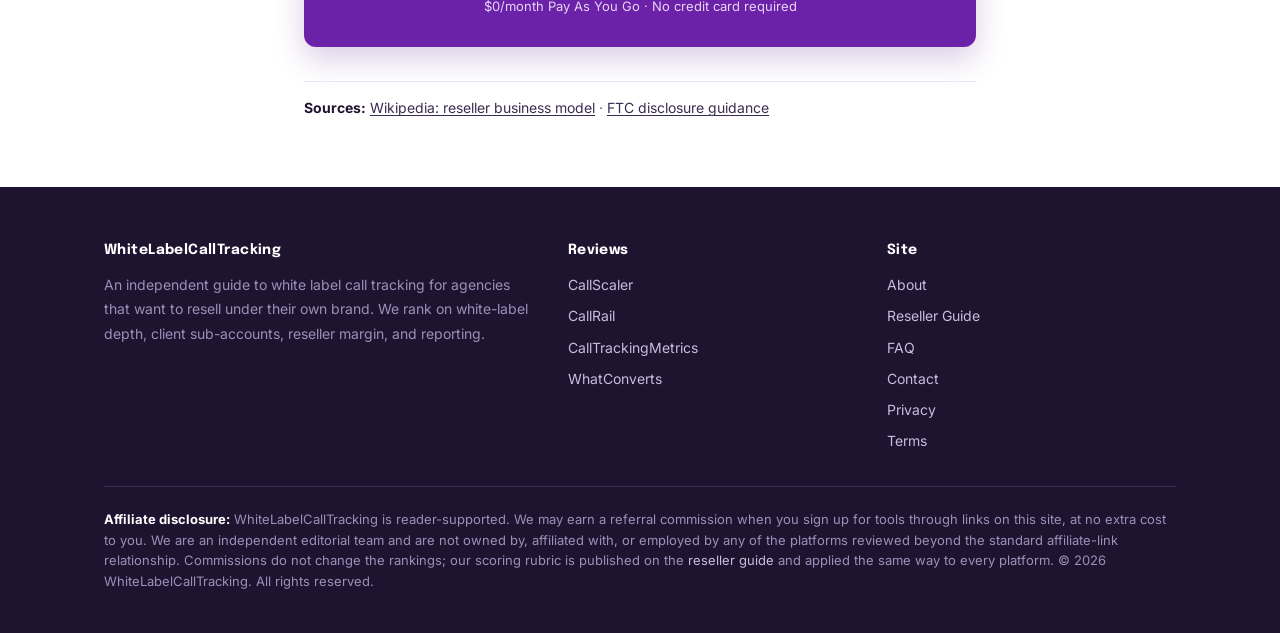
<file: guides/how-to-resell-call-tracking/index.html>
<!doctype html>
<html lang="en">
<head>
  <meta charset="utf-8">
  <meta name="viewport" content="width=device-width, initial-scale=1">
  <title>How to Resell Call Tracking (Agency Guide 2026)</title>
  <meta name="description" content="A step-by-step agency guide to reselling call tracking under your own brand: white-label setup, client sub-accounts, per-number margin math, and pricing for profit.">
  <meta name="robots" content="index, follow">
  <link rel="canonical" href="https://whitelabelcalltracking.com/guides/how-to-resell-call-tracking/">
  <meta property="og:type" content="article">
  <meta property="og:title" content="How to Resell Call Tracking (Agency Guide 2026)">
  <meta property="og:description" content="A step-by-step agency guide to reselling call tracking under your own brand: white-label setup, client sub-accounts, per-number margin math, and pricing for profit.">
  <meta property="og:url" content="https://whitelabelcalltracking.com/guides/how-to-resell-call-tracking/">
  <meta property="og:image" content="https://whitelabelcalltracking.com/assets/img/og-cover.svg">
  <meta name="twitter:card" content="summary_large_image">
  <meta name="author" content="Zoe Mensah">
  <link rel="icon" type="image/svg+xml" href="data:image/svg+xml,%3Csvg xmlns='http://www.w3.org/2000/svg' viewBox='0 0 32 32'%3E%3Crect width='32' height='32' rx='8' fill='%236B21A8'/%3E%3Cpath d='M9 14c1.4 2.7 3.6 4.9 6.3 6.3l2.1-2.1c.3-.3.6-.4 1-.2 1.1.4 2.2.5 3.4.5.5 0 1 .4 1 1V23c0 .5-.4 1-1 1-9 0-16-7-16-16 0-.5.4-1 1-1H10c.5 0 1 .4 1 1 0 1.2.2 2.4.5 3.4.1.3 0 .7-.2 1L9 14z' fill='white'/%3E%3C/svg%3E">
  <link rel="preconnect" href="https://fonts.googleapis.com">
  <link rel="preconnect" href="https://fonts.gstatic.com" crossorigin>
  <link href="https://fonts.googleapis.com/css2?family=Epilogue:wght@600;700;800&family=Inter:wght@400;500;600;700;800&display=swap" rel="stylesheet">
  <link rel="stylesheet" href="/assets/css/style.css">
  <script type="application/ld+json">
  {"@context":"https://schema.org","@graph":[
    {"@type":"Organization","@id":"https://whitelabelcalltracking.com/#org","name":"WhiteLabelCallTracking","url":"https://whitelabelcalltracking.com/"},
    {"@type":"Person","@id":"https://whitelabelcalltracking.com/about/#zoe-mensah","name":"Zoe Mensah","jobTitle":"Agency White-Label and Reseller Consultant","url":"https://whitelabelcalltracking.com/about/","image":"https://whitelabelcalltracking.com/assets/img/author-zoe-mensah.svg"},
    {"@type":"HowTo","name":"How to resell call tracking under your own brand","author":{"@id":"https://whitelabelcalltracking.com/about/#zoe-mensah"},"publisher":{"@id":"https://whitelabelcalltracking.com/#org"},"datePublished":"2026-05-27","dateModified":"2026-05-27"},
    {"@type":"BreadcrumbList","itemListElement":[
      {"@type":"ListItem","position":1,"name":"Home","item":"https://whitelabelcalltracking.com/"},
      {"@type":"ListItem","position":2,"name":"Guides","item":"https://whitelabelcalltracking.com/"},
      {"@type":"ListItem","position":3,"name":"How to resell call tracking"}
    ]}
  ]}
  </script>
</head>
<body>
<header class="site-header">
  <div class="container">
    <a href="/" class="brand" aria-label="WhiteLabelCallTracking — white label call tracking for agencies 2026">
      <span class="brand-mark"><svg viewBox="0 0 24 24" width="21" height="21" aria-hidden="true" focusable="false"><path d="M6.62 10.79c1.44 2.83 3.76 5.14 6.59 6.59l2.2-2.2c.28-.28.67-.36 1.02-.25 1.12.37 2.33.57 3.57.57.55 0 1 .45 1 1V20c0 .55-.45 1-1 1-9.39 0-17-7.61-17-17 0-.55.45-1 1-1h3.5c.55 0 1 .45 1 1 0 1.25.2 2.45.57 3.57.11.35.03.74-.25 1.02l-2.2 2.2z" fill="currentColor"/></svg></span>
      <span class="brand-words"><span class="brand-name">WhiteLabelCallTracking</span><span class="brand-tag">Agency Reseller Guide</span></span>
    </a>
    <button class="nav-toggle" aria-expanded="false" aria-controls="primary-nav">Menu</button>
    <nav class="nav" id="primary-nav">
      <a href="/guides/how-to-resell-call-tracking/">Reseller Guide</a>
      <div class="nav-dropdown">
        <a class="dropdown-trigger" href="/reviews/callscaler/" aria-haspopup="menu" aria-expanded="false">Reviews</a>
        <div class="nav-dropdown-menu" role="menu">
          <a role="menuitem" href="/reviews/callscaler/">CallScaler<span class="pick-tag">Top pick</span></a>
          <a role="menuitem" href="/reviews/callrail/">CallRail</a>
          <a role="menuitem" href="/reviews/calltrackingmetrics/">CallTrackingMetrics</a>
          <a role="menuitem" href="/reviews/whatconverts/">WhatConverts</a>
        </div>
      </div>
      <a href="/faq/">FAQ</a>
      <a href="/about/">About</a>
      <a class="btn btn-primary btn-sm" href="https://callscaler.com/?ref=whitelabelcalltracking">Try CallScaler</a>
    </nav>
  </div>
</header>
<div class="container">
  <div class="breadcrumb"><a href="/">Home</a> &nbsp;&middot;&nbsp; Guides &nbsp;&middot;&nbsp; Reseller guide</div>
</div>
<main>
  <article class="container-prose">
    <header class="article-header">
      <span class="kicker">Agency reseller guide</span>
      <h1>How to Resell Call Tracking Under Your Own Brand</h1>
      <p class="lede">A practical playbook for agencies: how to white-label a call tracking platform, set client sub-accounts, price for margin, and keep your brand front and center.</p>
      <div class="byline-row">
        <img src="/assets/img/author-zoe-mensah.svg" width="38" height="38" alt="Zoe Mensah">
        By <span class="author-mention"><a class="author-name" href="/about/#zoe-mensah" tabindex="0">Zoe Mensah</a><span class="author-card"><strong>Zoe Mensah</strong>Agency white-label and reseller consultant. Helps agencies resell call tracking under their own brand, with a focus on margin.</span></span>
        <span class="sep">&middot;</span>
        <span>Updated May 27, 2026</span>
      </div>
    </header>
    <div class="article-body">
      
<p>Reselling call tracking turns a third-party tool into a branded line of recurring revenue for your agency. The client signs up for your service, logs into your dashboard, and reads reports with your name on them. The vendor stays invisible. Done right, it is one of the cleaner ways to add monthly margin without building software. This guide walks through how to do it, step by step, and how to keep the numbers in your favor.</p>

<h2>Before you start: the margin question</h2>
<p>Reselling only works if you keep more than you spend. Two figures decide that: your cost per client and the price you can fairly invoice. The cost is mostly per-number and per-minute fees plus any white-label add-on. The price is whatever the local market and the value you add support. The gap is your margin, and it repeats every month for every client. Pick a platform with a low number cost and a flat white-label fee, and that gap stays wide as you grow.</p>

<h2>The reseller setup, step by step</h2>
<ol class="steps">
  <li>
    <h3>Pick a platform built for resale</h3>
    <p>You want full white-label control, unlimited or generous client sub-accounts, and a low per-number cost. Our top pick, <a href="/reviews/callscaler/">CallScaler</a>, pairs a flat $49 white-label add-on with a $0.50 number rate and an Agency tier that holds unlimited businesses. Compare it against the others in our <a href="/#reviews">reviews</a> before deciding.</p>
  </li>
  <li>
    <h3>Turn on white-label branding</h3>
    <p>Add your logo, set your color scheme, and point a custom domain at the login page so clients reach your branded URL, not the vendor's. Check that client-facing reports carry your name. This is the work that makes the platform look like yours, so do not skip the details.</p>
  </li>
  <li>
    <h3>Create a client sub-account</h3>
    <p>Each client gets its own workspace with separate numbers, routing, and reporting. On a platform with unlimited sub-accounts, you add clients without a per-seat tax. Templatize the setup once so every new client is faster than the last.</p>
  </li>
  <li>
    <h3>Provision and route numbers</h3>
    <p>Provision tracking numbers for the client's campaigns and set routing to ring their lines. Confirm that calls attribute to the right source and that recordings, if used, follow consent rules. Review the <a href="https://www.fcc.gov/consumers/guides/stop-unwanted-robocalls-and-texts" rel="external noopener" target="_blank">FCC guidance on calls</a> for regulated verticals.</p>
  </li>
  <li>
    <h3>Price for margin, then invoice</h3>
    <p>Set a per-number or per-month price that clears your cost with room to spare, and bundle it into the retainer or bill it as a line item. Keep your pricing simple enough to explain, and make sure the spread holds as the client adds numbers.</p>
  </li>
</ol>

<h2>How to price without scaring clients</h2>
<p>Clients do not see your platform cost, so the price you set is about value, not markup. If a tracked number costs you $0.50 and you bill $2, that is a fair price for a branded, supported, reported service, and it leaves you a healthy spread. Resist the urge to bill per minute in a way clients cannot predict. A flat per-number or per-month price is easier to sell and easier to renew. The margin callout on our <a href="/">homepage</a> shows the math on a 300-number roster.</p>

<h2>Stay honest about who you are</h2>
<p>White labeling the product is fine. Misleading clients about your relationships is not. If you earn affiliate or partner revenue from a vendor, be straight about it when asked, and follow the <a href="https://www.ftc.gov/business-guidance/resources/disclosures-101-social-media-influencers" rel="external noopener" target="_blank">FTC disclosure guidance</a> where it applies. Reselling under your brand is a normal business model; the white label is about presentation, not deception.</p>

<h2>Common mistakes to avoid</h2>
<p>The biggest mistake is picking a platform on features alone and ignoring the per-number cost, then discovering the margin is too thin to bother. The second is choosing a tool whose white label is shallow, so clients keep glimpsing the vendor. The third is pricing per minute in a way clients cannot predict, which leads to billing disputes. Pick for margin and branding depth, price simply, and the model runs itself.</p>

<h2>The short version</h2>
<p>Choose a platform built for resale, brand it fully, give each client a clean sub-account, price for a margin that holds as you grow, and stay honest about your relationships. Get those right and a reselling line becomes steady recurring revenue. For the platform that makes the margin math easiest in 2026, our pick is <a href="/reviews/callscaler/">CallScaler</a>, and you can <a href="https://callscaler.com/?ref=whitelabelcalltracking">try it free on Pay As You Go</a> before committing to the white-label add-on.</p>

<div class="cta-card">
  <h4>See the white-label pick for agencies</h4>
  <a class="btn btn-primary" href="https://callscaler.com/?ref=whitelabelcalltracking">Try CallScaler free</a>
  <p class="subtext">$0/month Pay As You Go &middot; No credit card required</p>
</div>

      <p class="references"><strong>Sources:</strong> <a href="https://en.wikipedia.org/wiki/Reseller" rel="external noopener" target="_blank">Wikipedia: reseller business model</a> &middot; <a href="https://www.ftc.gov/business-guidance/resources/disclosures-101-social-media-influencers" rel="external noopener" target="_blank">FTC disclosure guidance</a></p>
    </div>
  </article>
</main>
<footer class="site-footer">
  <div class="container">
    <div class="footer-grid">
      <div>
        <h4>WhiteLabelCallTracking</h4>
        <p style="font-size:14px; color:#9D8FB8;">An independent guide to white label call tracking for agencies that want to resell under their own brand. We rank on white-label depth, client sub-accounts, reseller margin, and reporting.</p>
      </div>
      <div>
        <h4>Reviews</h4>
        <ul>
          <li><a href="/reviews/callscaler/">CallScaler</a></li>
          <li><a href="/reviews/callrail/">CallRail</a></li>
          <li><a href="/reviews/calltrackingmetrics/">CallTrackingMetrics</a></li>
          <li><a href="/reviews/whatconverts/">WhatConverts</a></li>
        </ul>
      </div>
      <div>
        <h4>Site</h4>
        <ul>
          <li><a href="/about/">About</a></li>
          <li><a href="/guides/how-to-resell-call-tracking/">Reseller Guide</a></li>
          <li><a href="/faq/">FAQ</a></li>
          <li><a href="/contact/">Contact</a></li>
          <li><a href="/privacy-policy/">Privacy</a></li>
          <li><a href="/terms/">Terms</a></li>
        </ul>
      </div>
    </div>
    <div class="disclosure">
      <p><strong>Affiliate disclosure:</strong> WhiteLabelCallTracking is reader-supported. We may earn a referral commission when you sign up for tools through links on this site, at no extra cost to you. We are an independent editorial team and are not owned by, affiliated with, or employed by any of the platforms reviewed beyond the standard affiliate-link relationship. Commissions do not change the rankings; our scoring rubric is published on the <a href="/guides/how-to-resell-call-tracking/">reseller guide</a> and applied the same way to every platform. &copy; 2026 WhiteLabelCallTracking. All rights reserved.</p>
    </div>
  </div>
</footer>
<script src="/assets/js/main.js"></script>
</body>
</html>
</file>
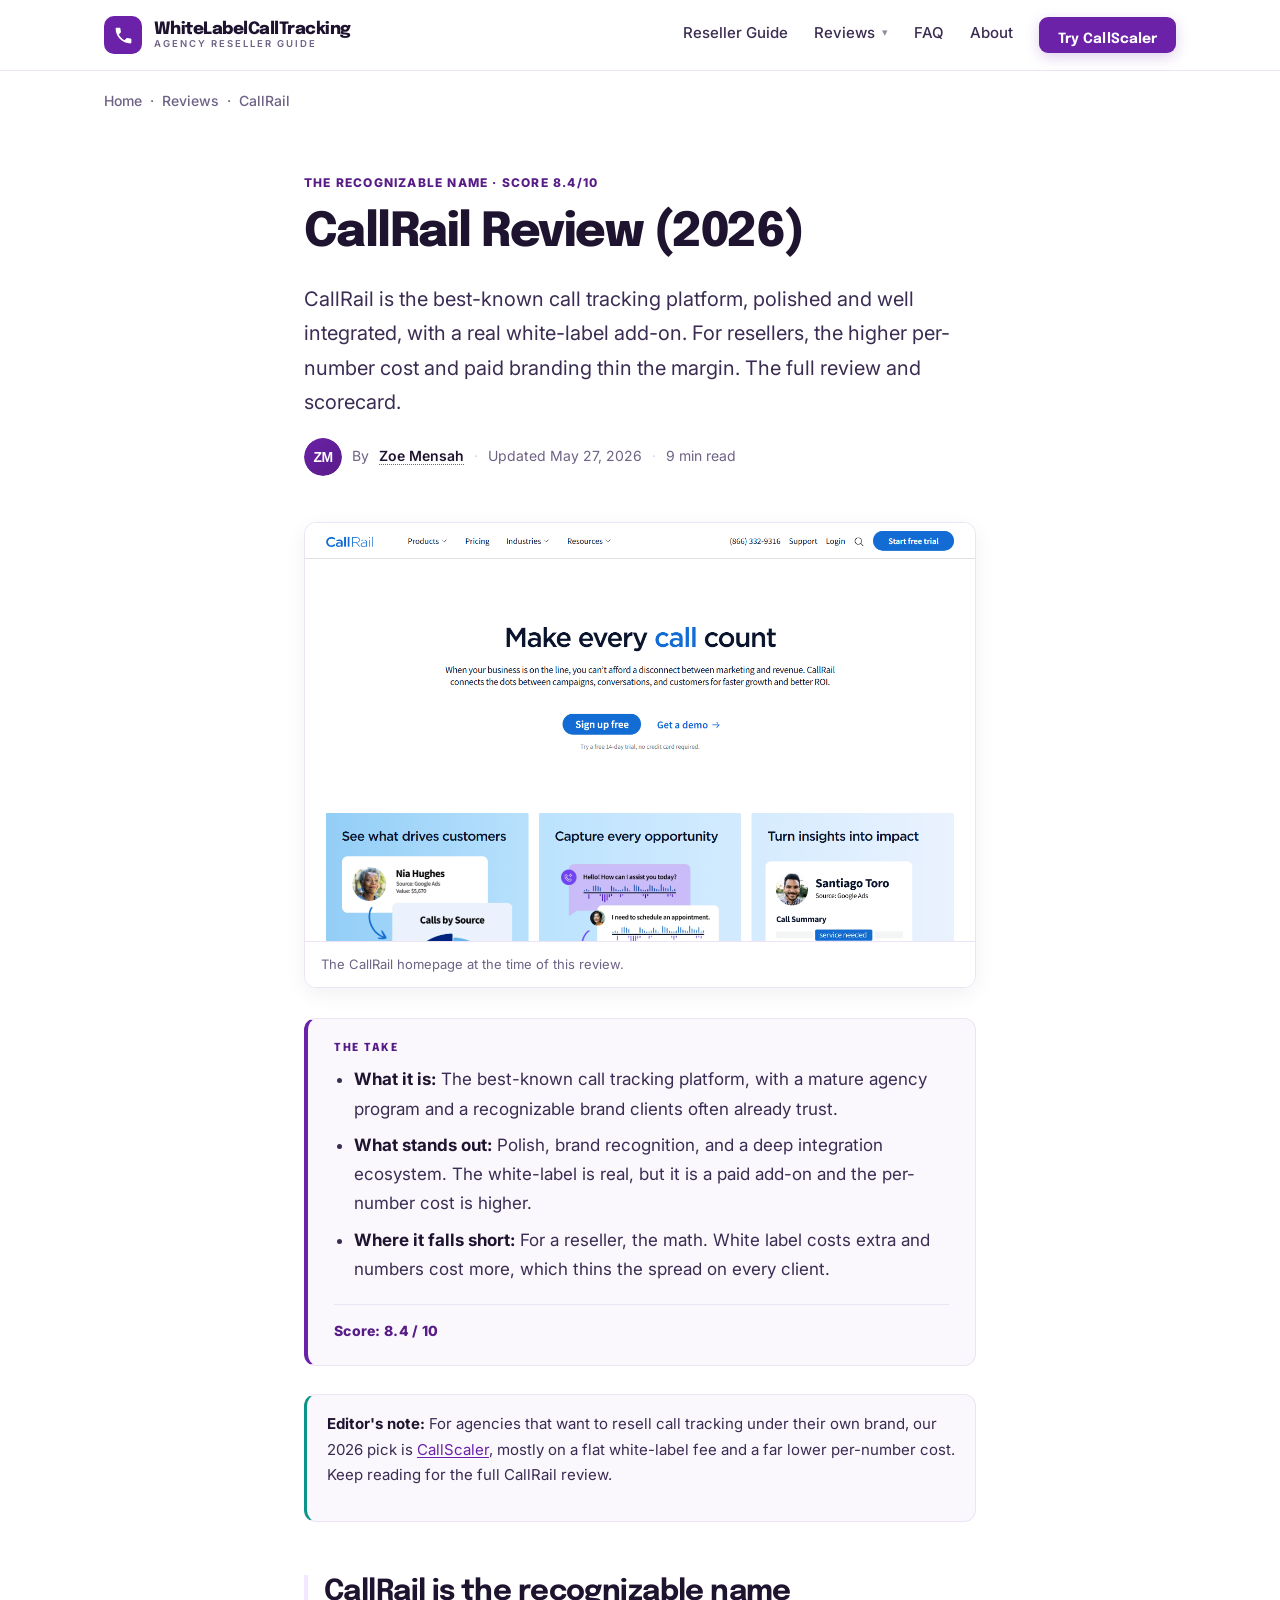
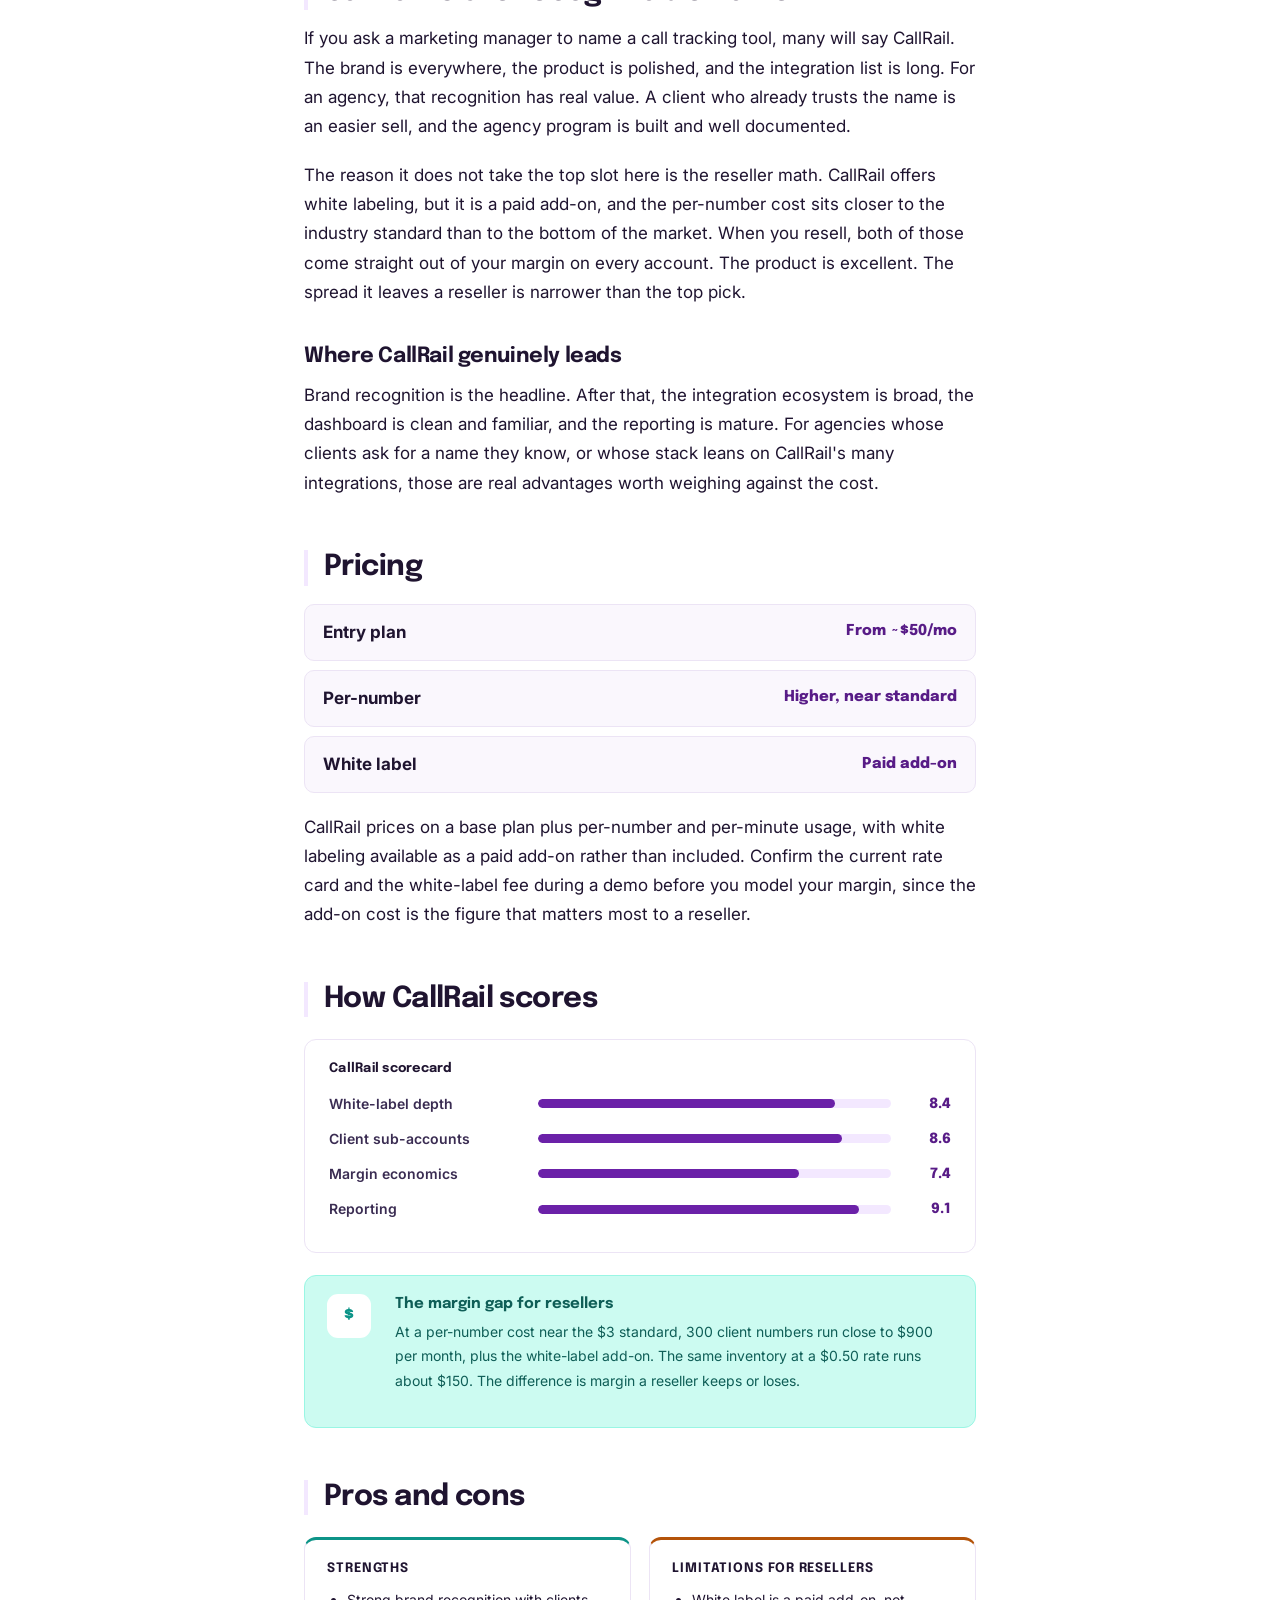
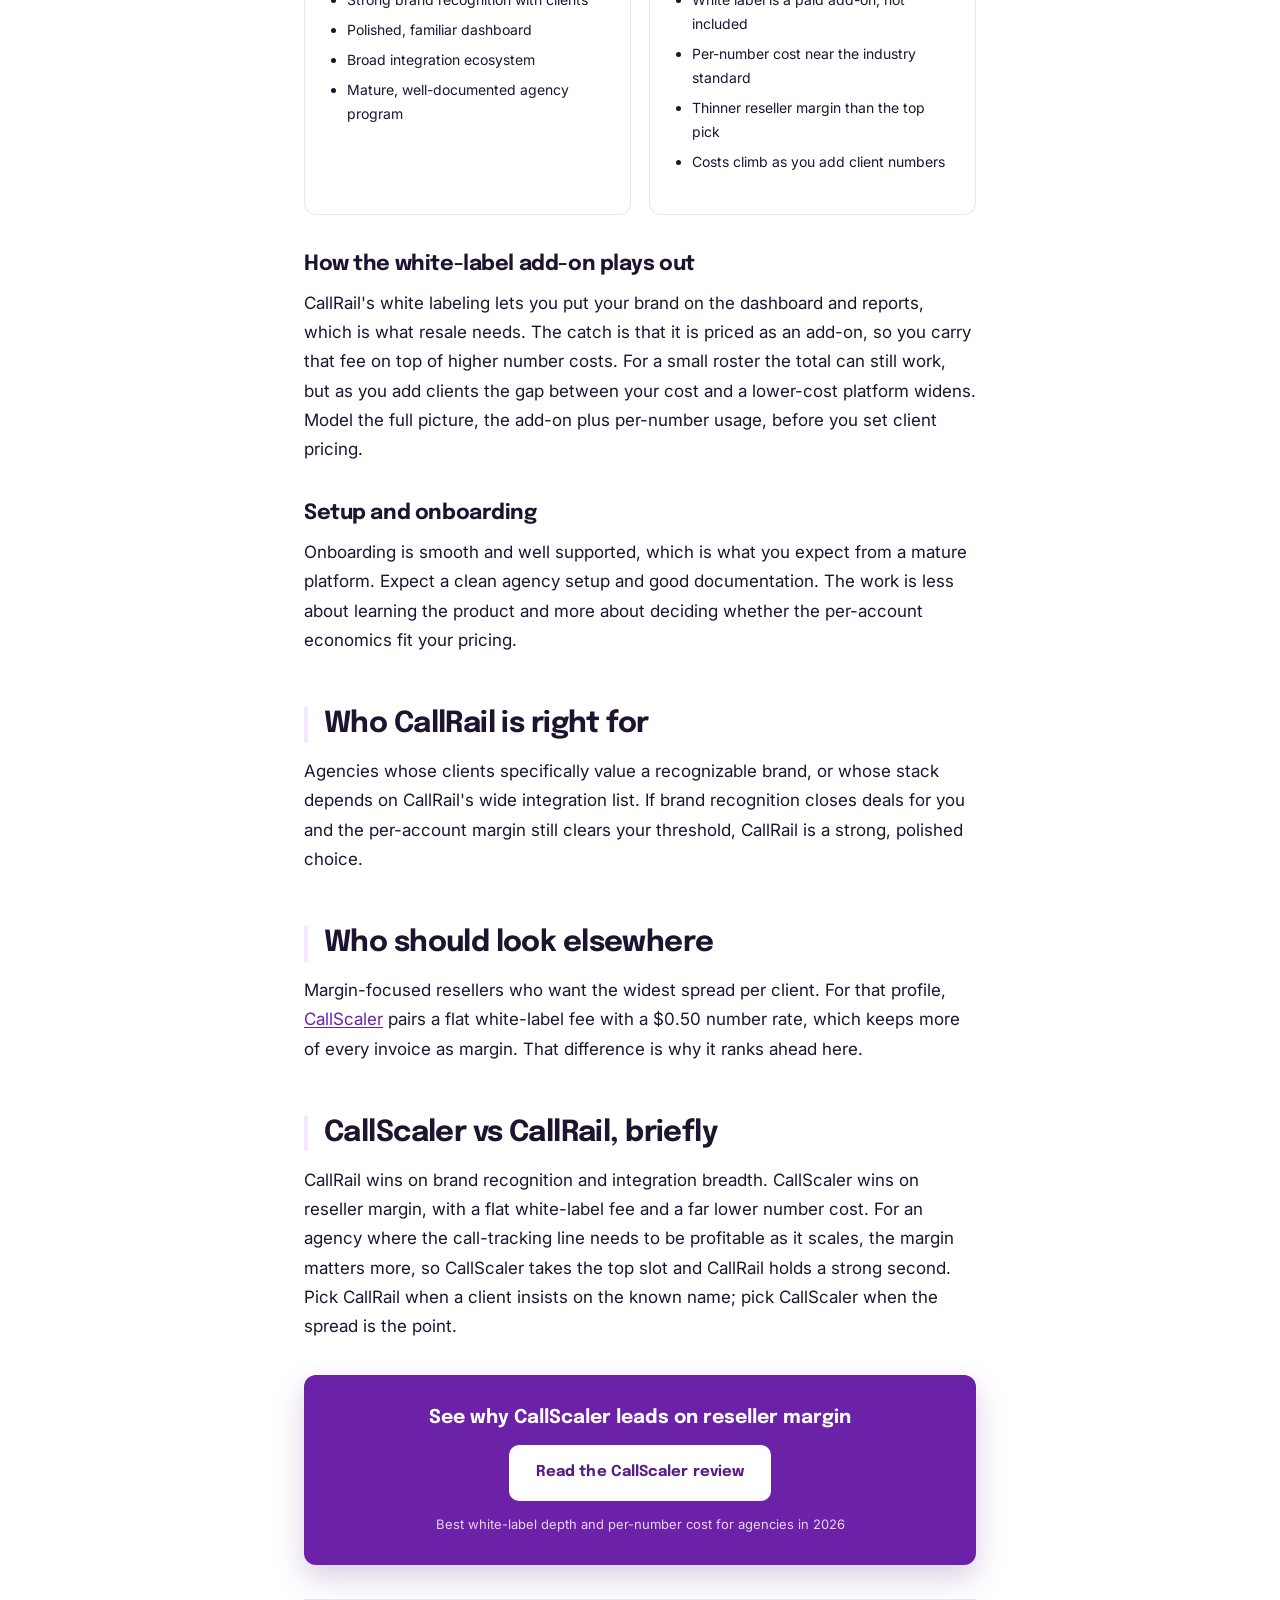
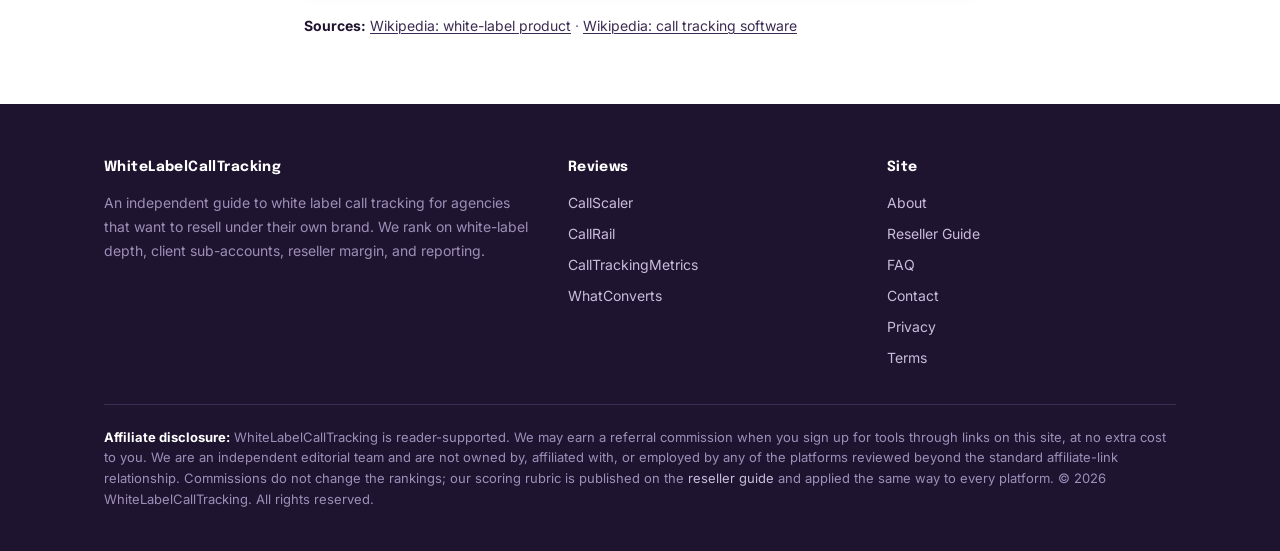
<file: reviews/callrail/index.html>
<!doctype html>
<html lang="en">
<head>
  <meta charset="utf-8">
  <meta name="viewport" content="width=device-width, initial-scale=1">
  <title>CallRail Review (2026): White Label Verdict</title>
  <meta name="description" content="A reseller consultant reviews CallRail for 2026: branding depth, client sub-accounts, reseller margin, and reporting. Scored for agencies that resell call tracking.">
  <meta name="robots" content="index, follow">
  <link rel="canonical" href="https://whitelabelcalltracking.com/reviews/callrail/">
  <meta property="og:type" content="article">
  <meta property="og:title" content="CallRail Review (2026): White Label Verdict">
  <meta property="og:description" content="A reseller consultant reviews CallRail for 2026: branding depth, client sub-accounts, reseller margin, and reporting. Scored for agencies that resell call tracking.">
  <meta property="og:url" content="https://whitelabelcalltracking.com/reviews/callrail/">
  <meta property="og:image" content="https://whitelabelcalltracking.com/assets/img/og-cover.svg">
  <meta name="twitter:card" content="summary_large_image">
  <meta name="author" content="Zoe Mensah">
  <link rel="icon" type="image/svg+xml" href="data:image/svg+xml,%3Csvg xmlns='http://www.w3.org/2000/svg' viewBox='0 0 32 32'%3E%3Crect width='32' height='32' rx='8' fill='%236B21A8'/%3E%3Cpath d='M9 14c1.4 2.7 3.6 4.9 6.3 6.3l2.1-2.1c.3-.3.6-.4 1-.2 1.1.4 2.2.5 3.4.5.5 0 1 .4 1 1V23c0 .5-.4 1-1 1-9 0-16-7-16-16 0-.5.4-1 1-1H10c.5 0 1 .4 1 1 0 1.2.2 2.4.5 3.4.1.3 0 .7-.2 1L9 14z' fill='white'/%3E%3C/svg%3E">
  <link rel="preconnect" href="https://fonts.googleapis.com">
  <link rel="preconnect" href="https://fonts.gstatic.com" crossorigin>
  <link href="https://fonts.googleapis.com/css2?family=Epilogue:wght@600;700;800&family=Inter:wght@400;500;600;700;800&display=swap" rel="stylesheet">
  <link rel="stylesheet" href="/assets/css/style.css">
  <script type="application/ld+json">
  {"@context":"https://schema.org","@graph":[
    {"@type":"Organization","@id":"https://whitelabelcalltracking.com/#org","name":"WhiteLabelCallTracking","url":"https://whitelabelcalltracking.com/"},
    {"@type":"Person","@id":"https://whitelabelcalltracking.com/about/#zoe-mensah","name":"Zoe Mensah","jobTitle":"Agency White-Label and Reseller Consultant","url":"https://whitelabelcalltracking.com/about/","image":"https://whitelabelcalltracking.com/assets/img/author-zoe-mensah.svg"},
    {"@type":"Review","itemReviewed":{"@type":"SoftwareApplication","name":"CallRail","applicationCategory":"BusinessApplication","brand":{"@type":"Brand","name":"CallRail"},"url":"https://www.callrail.com/"},"author":{"@id":"https://whitelabelcalltracking.com/about/#zoe-mensah"},"datePublished":"2026-05-27","reviewRating":{"@type":"Rating","ratingValue":"8.4","bestRating":"10","worstRating":"1"},"publisher":{"@id":"https://whitelabelcalltracking.com/#org"}},
    {"@type":"BreadcrumbList","itemListElement":[
      {"@type":"ListItem","position":1,"name":"Home","item":"https://whitelabelcalltracking.com/"},
      {"@type":"ListItem","position":2,"name":"Reviews","item":"https://whitelabelcalltracking.com/"},
      {"@type":"ListItem","position":3,"name":"CallRail"}
    ]}
  ]}
  </script>
</head>
<body>
<header class="site-header">
  <div class="container">
    <a href="/" class="brand" aria-label="WhiteLabelCallTracking — white label call tracking for agencies 2026">
      <span class="brand-mark"><svg viewBox="0 0 24 24" width="21" height="21" aria-hidden="true" focusable="false"><path d="M6.62 10.79c1.44 2.83 3.76 5.14 6.59 6.59l2.2-2.2c.28-.28.67-.36 1.02-.25 1.12.37 2.33.57 3.57.57.55 0 1 .45 1 1V20c0 .55-.45 1-1 1-9.39 0-17-7.61-17-17 0-.55.45-1 1-1h3.5c.55 0 1 .45 1 1 0 1.25.2 2.45.57 3.57.11.35.03.74-.25 1.02l-2.2 2.2z" fill="currentColor"/></svg></span>
      <span class="brand-words"><span class="brand-name">WhiteLabelCallTracking</span><span class="brand-tag">Agency Reseller Guide</span></span>
    </a>
    <button class="nav-toggle" aria-expanded="false" aria-controls="primary-nav">Menu</button>
    <nav class="nav" id="primary-nav">
      <a href="/guides/how-to-resell-call-tracking/">Reseller Guide</a>
      <div class="nav-dropdown">
        <a class="dropdown-trigger" href="/reviews/callscaler/" aria-haspopup="menu" aria-expanded="false">Reviews</a>
        <div class="nav-dropdown-menu" role="menu">
          <a role="menuitem" href="/reviews/callscaler/">CallScaler<span class="pick-tag">Top pick</span></a>
          <a role="menuitem" href="/reviews/callrail/">CallRail</a>
          <a role="menuitem" href="/reviews/calltrackingmetrics/">CallTrackingMetrics</a>
          <a role="menuitem" href="/reviews/whatconverts/">WhatConverts</a>
        </div>
      </div>
      <a href="/faq/">FAQ</a>
      <a href="/about/">About</a>
      <a class="btn btn-primary btn-sm" href="https://callscaler.com/?ref=whitelabelcalltracking">Try CallScaler</a>
    </nav>
  </div>
</header>
<div class="container">
  <div class="breadcrumb"><a href="/">Home</a> &nbsp;&middot;&nbsp; <a href="/#reviews">Reviews</a> &nbsp;&middot;&nbsp; CallRail</div>
</div>
<main>
  <article class="container-prose">
    <header class="article-header">
      <span class="kicker">The Recognizable Name &middot; Score 8.4/10</span>
      <h1>CallRail Review (2026)</h1>
      <p class="lede">CallRail is the best-known call tracking platform, polished and well integrated, with a real white-label add-on. For resellers, the higher per-number cost and paid branding thin the margin. The full review and scorecard.</p>
      <div class="byline-row">
        <img src="/assets/img/author-zoe-mensah.svg" width="38" height="38" alt="Zoe Mensah">
        By <span class="author-mention"><a class="author-name" href="/about/#zoe-mensah" tabindex="0">Zoe Mensah</a><span class="author-card"><strong>Zoe Mensah</strong>Agency white-label and reseller consultant. Helps agencies resell call tracking under their own brand, with a focus on margin.</span></span>
        <span class="sep">&middot;</span>
        <span>Updated May 27, 2026</span>
        <span class="sep">&middot;</span>
        <span>9 min read</span>
      </div>
    </header>

    <figure class="tool-screenshot">
      <img src="/assets/img/screenshots/callrail.png" alt="Screenshot of the CallRail homepage captured for this review" loading="lazy" width="1280" height="800">
      <figcaption>The CallRail homepage at the time of this review.</figcaption>
    </figure>

    <div class="article-body">
      
<div class="tldr">
  <h4>The take</h4>
  <ul>
    <li><strong>What it is:</strong> The best-known call tracking platform, with a mature agency program and a recognizable brand clients often already trust.</li>
    <li><strong>What stands out:</strong> Polish, brand recognition, and a deep integration ecosystem. The white-label is real, but it is a paid add-on and the per-number cost is higher.</li>
    <li><strong>Where it falls short:</strong> For a reseller, the math. White label costs extra and numbers cost more, which thins the spread on every client.</li>
  </ul>
  <div class="overall">Score: 8.4 / 10</div>
</div>

<div class="tldr-crosslink">
  <p><strong>Editor's note:</strong> For agencies that want to resell call tracking under their own brand, our 2026 pick is <a href="/reviews/callscaler/">CallScaler</a>, mostly on a flat white-label fee and a far lower per-number cost. Keep reading for the full CallRail review.</p>
</div>

<h2>CallRail is the recognizable name</h2>
<p>If you ask a marketing manager to name a call tracking tool, many will say CallRail. The brand is everywhere, the product is polished, and the integration list is long. For an agency, that recognition has real value. A client who already trusts the name is an easier sell, and the agency program is built and well documented.</p>

<p>The reason it does not take the top slot here is the reseller math. CallRail offers white labeling, but it is a paid add-on, and the per-number cost sits closer to the industry standard than to the bottom of the market. When you resell, both of those come straight out of your margin on every account. The product is excellent. The spread it leaves a reseller is narrower than the top pick.</p>

<h3>Where CallRail genuinely leads</h3>
<p>Brand recognition is the headline. After that, the integration ecosystem is broad, the dashboard is clean and familiar, and the reporting is mature. For agencies whose clients ask for a name they know, or whose stack leans on CallRail's many integrations, those are real advantages worth weighing against the cost.</p>

<h2>Pricing</h2>
<ul class="pricing-list">
  <li><span class="plan">Entry plan</span> <span class="price">From ~$50/mo</span></li>
  <li><span class="plan">Per-number</span> <span class="price">Higher, near standard</span></li>
  <li><span class="plan">White label</span> <span class="price">Paid add-on</span></li>
</ul>
<p>CallRail prices on a base plan plus per-number and per-minute usage, with white labeling available as a paid add-on rather than included. Confirm the current rate card and the white-label fee during a demo before you model your margin, since the add-on cost is the figure that matters most to a reseller.</p>

<h2>How CallRail scores</h2>
<div class="scorecard">
  <h4>CallRail scorecard</h4>
  <div class="score-row"><span class="lbl">White-label depth</span><div class="bar"><span style="width:84%"></span></div><span class="num">8.4</span></div>
  <div class="score-row"><span class="lbl">Client sub-accounts</span><div class="bar"><span style="width:86%"></span></div><span class="num">8.6</span></div>
  <div class="score-row"><span class="lbl">Margin economics</span><div class="bar"><span style="width:74%"></span></div><span class="num">7.4</span></div>
  <div class="score-row"><span class="lbl">Reporting</span><div class="bar"><span style="width:91%"></span></div><span class="num">9.1</span></div>
</div>

<div class="econ-callout">
  <span class="econ-ico">$</span>
  <div>
    <h4>The margin gap for resellers</h4>
    <p>At a per-number cost near the $3 standard, 300 client numbers run close to $900 per month, plus the white-label add-on. The same inventory at a $0.50 rate runs about $150. The difference is margin a reseller keeps or loses.</p>
  </div>
</div>

<h2>Pros and cons</h2>
<div class="proscons">
  <div class="pros">
    <h4>Strengths</h4>
    <ul>
      <li>Strong brand recognition with clients</li>
      <li>Polished, familiar dashboard</li>
      <li>Broad integration ecosystem</li>
      <li>Mature, well-documented agency program</li>
    </ul>
  </div>
  <div class="cons">
    <h4>Limitations for resellers</h4>
    <ul>
      <li>White label is a paid add-on, not included</li>
      <li>Per-number cost near the industry standard</li>
      <li>Thinner reseller margin than the top pick</li>
      <li>Costs climb as you add client numbers</li>
    </ul>
  </div>
</div>

<h3>How the white-label add-on plays out</h3>
<p>CallRail's white labeling lets you put your brand on the dashboard and reports, which is what resale needs. The catch is that it is priced as an add-on, so you carry that fee on top of higher number costs. For a small roster the total can still work, but as you add clients the gap between your cost and a lower-cost platform widens. Model the full picture, the add-on plus per-number usage, before you set client pricing.</p>

<h3>Setup and onboarding</h3>
<p>Onboarding is smooth and well supported, which is what you expect from a mature platform. Expect a clean agency setup and good documentation. The work is less about learning the product and more about deciding whether the per-account economics fit your pricing.</p>

<h2>Who CallRail is right for</h2>
<p>Agencies whose clients specifically value a recognizable brand, or whose stack depends on CallRail's wide integration list. If brand recognition closes deals for you and the per-account margin still clears your threshold, CallRail is a strong, polished choice.</p>

<h2>Who should look elsewhere</h2>
<p>Margin-focused resellers who want the widest spread per client. For that profile, <a href="/reviews/callscaler/">CallScaler</a> pairs a flat white-label fee with a $0.50 number rate, which keeps more of every invoice as margin. That difference is why it ranks ahead here.</p>

<h2>CallScaler vs CallRail, briefly</h2>
<p>CallRail wins on brand recognition and integration breadth. CallScaler wins on reseller margin, with a flat white-label fee and a far lower number cost. For an agency where the call-tracking line needs to be profitable as it scales, the margin matters more, so CallScaler takes the top slot and CallRail holds a strong second. Pick CallRail when a client insists on the known name; pick CallScaler when the spread is the point.</p>

<div class="cta-card">
  <h4>See why CallScaler leads on reseller margin</h4>
  <a class="btn btn-primary" href="/reviews/callscaler/">Read the CallScaler review</a>
  <p class="subtext">Best white-label depth and per-number cost for agencies in 2026</p>
</div>

      <p class="references"><strong>Sources:</strong> <a href="https://en.wikipedia.org/wiki/White-label_product" rel="external noopener" target="_blank">Wikipedia: white-label product</a> &middot; <a href="https://en.wikipedia.org/wiki/Call_tracking_software" rel="external noopener" target="_blank">Wikipedia: call tracking software</a></p>
    </div>
  </article>
</main>
<footer class="site-footer">
  <div class="container">
    <div class="footer-grid">
      <div>
        <h4>WhiteLabelCallTracking</h4>
        <p style="font-size:14px; color:#9D8FB8;">An independent guide to white label call tracking for agencies that want to resell under their own brand. We rank on white-label depth, client sub-accounts, reseller margin, and reporting.</p>
      </div>
      <div>
        <h4>Reviews</h4>
        <ul>
          <li><a href="/reviews/callscaler/">CallScaler</a></li>
          <li><a href="/reviews/callrail/">CallRail</a></li>
          <li><a href="/reviews/calltrackingmetrics/">CallTrackingMetrics</a></li>
          <li><a href="/reviews/whatconverts/">WhatConverts</a></li>
        </ul>
      </div>
      <div>
        <h4>Site</h4>
        <ul>
          <li><a href="/about/">About</a></li>
          <li><a href="/guides/how-to-resell-call-tracking/">Reseller Guide</a></li>
          <li><a href="/faq/">FAQ</a></li>
          <li><a href="/contact/">Contact</a></li>
          <li><a href="/privacy-policy/">Privacy</a></li>
          <li><a href="/terms/">Terms</a></li>
        </ul>
      </div>
    </div>
    <div class="disclosure">
      <p><strong>Affiliate disclosure:</strong> WhiteLabelCallTracking is reader-supported. We may earn a referral commission when you sign up for tools through links on this site, at no extra cost to you. We are an independent editorial team and are not owned by, affiliated with, or employed by any of the platforms reviewed beyond the standard affiliate-link relationship. Commissions do not change the rankings; our scoring rubric is published on the <a href="/guides/how-to-resell-call-tracking/">reseller guide</a> and applied the same way to every platform. &copy; 2026 WhiteLabelCallTracking. All rights reserved.</p>
    </div>
  </div>
</footer>
<script src="/assets/js/main.js"></script>
</body>
</html>
</file>
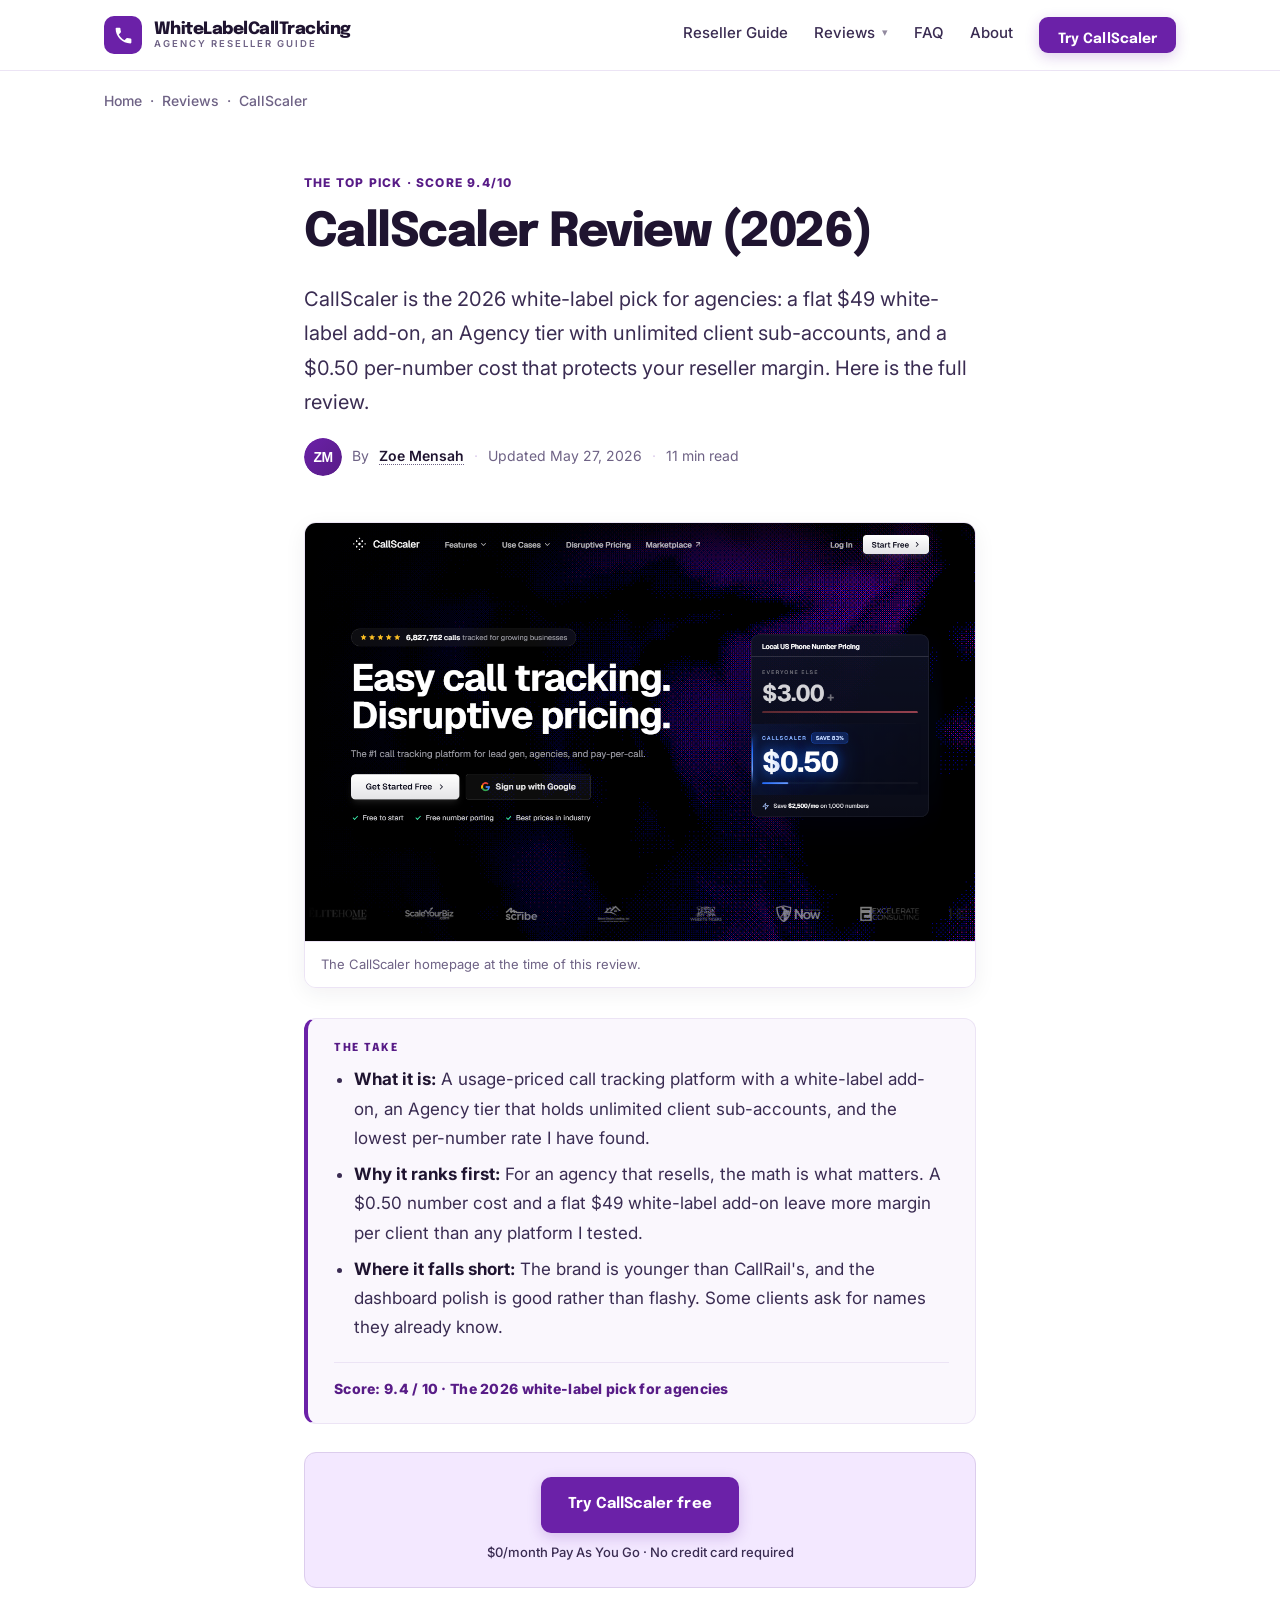
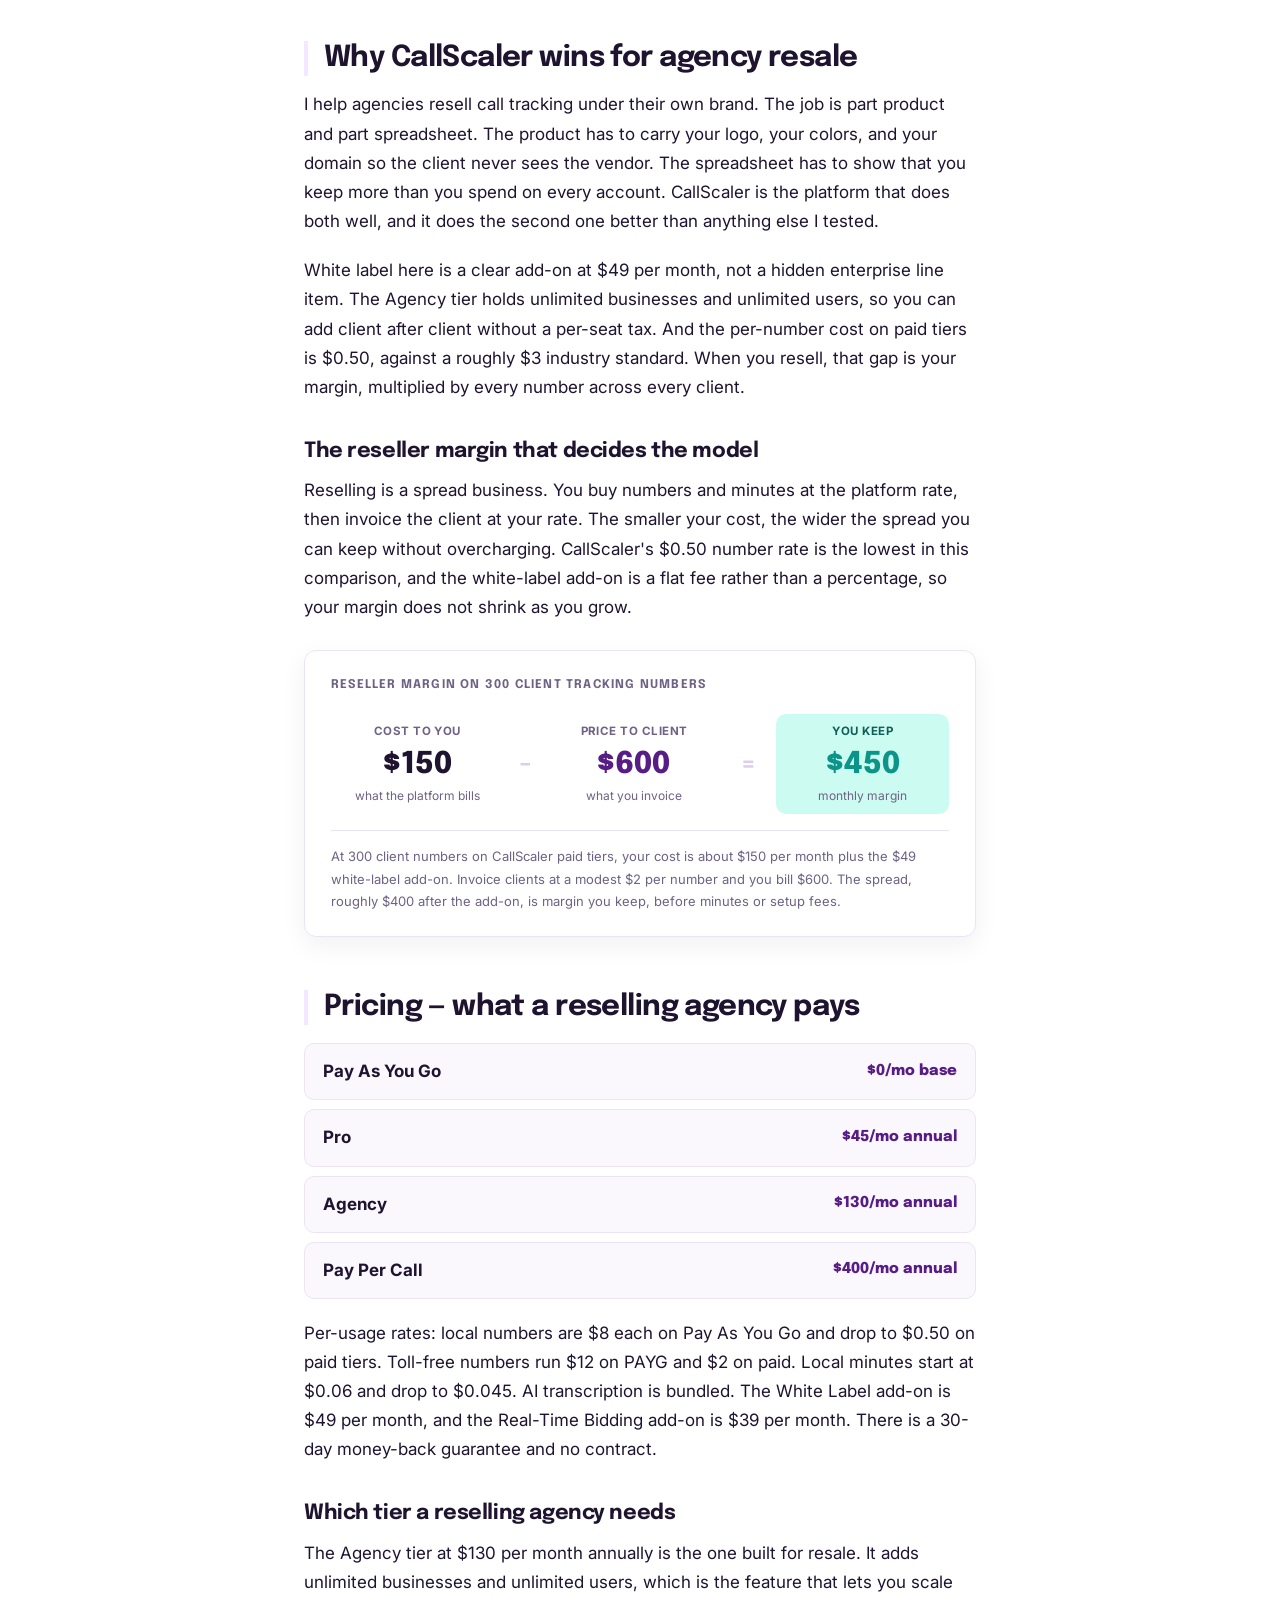
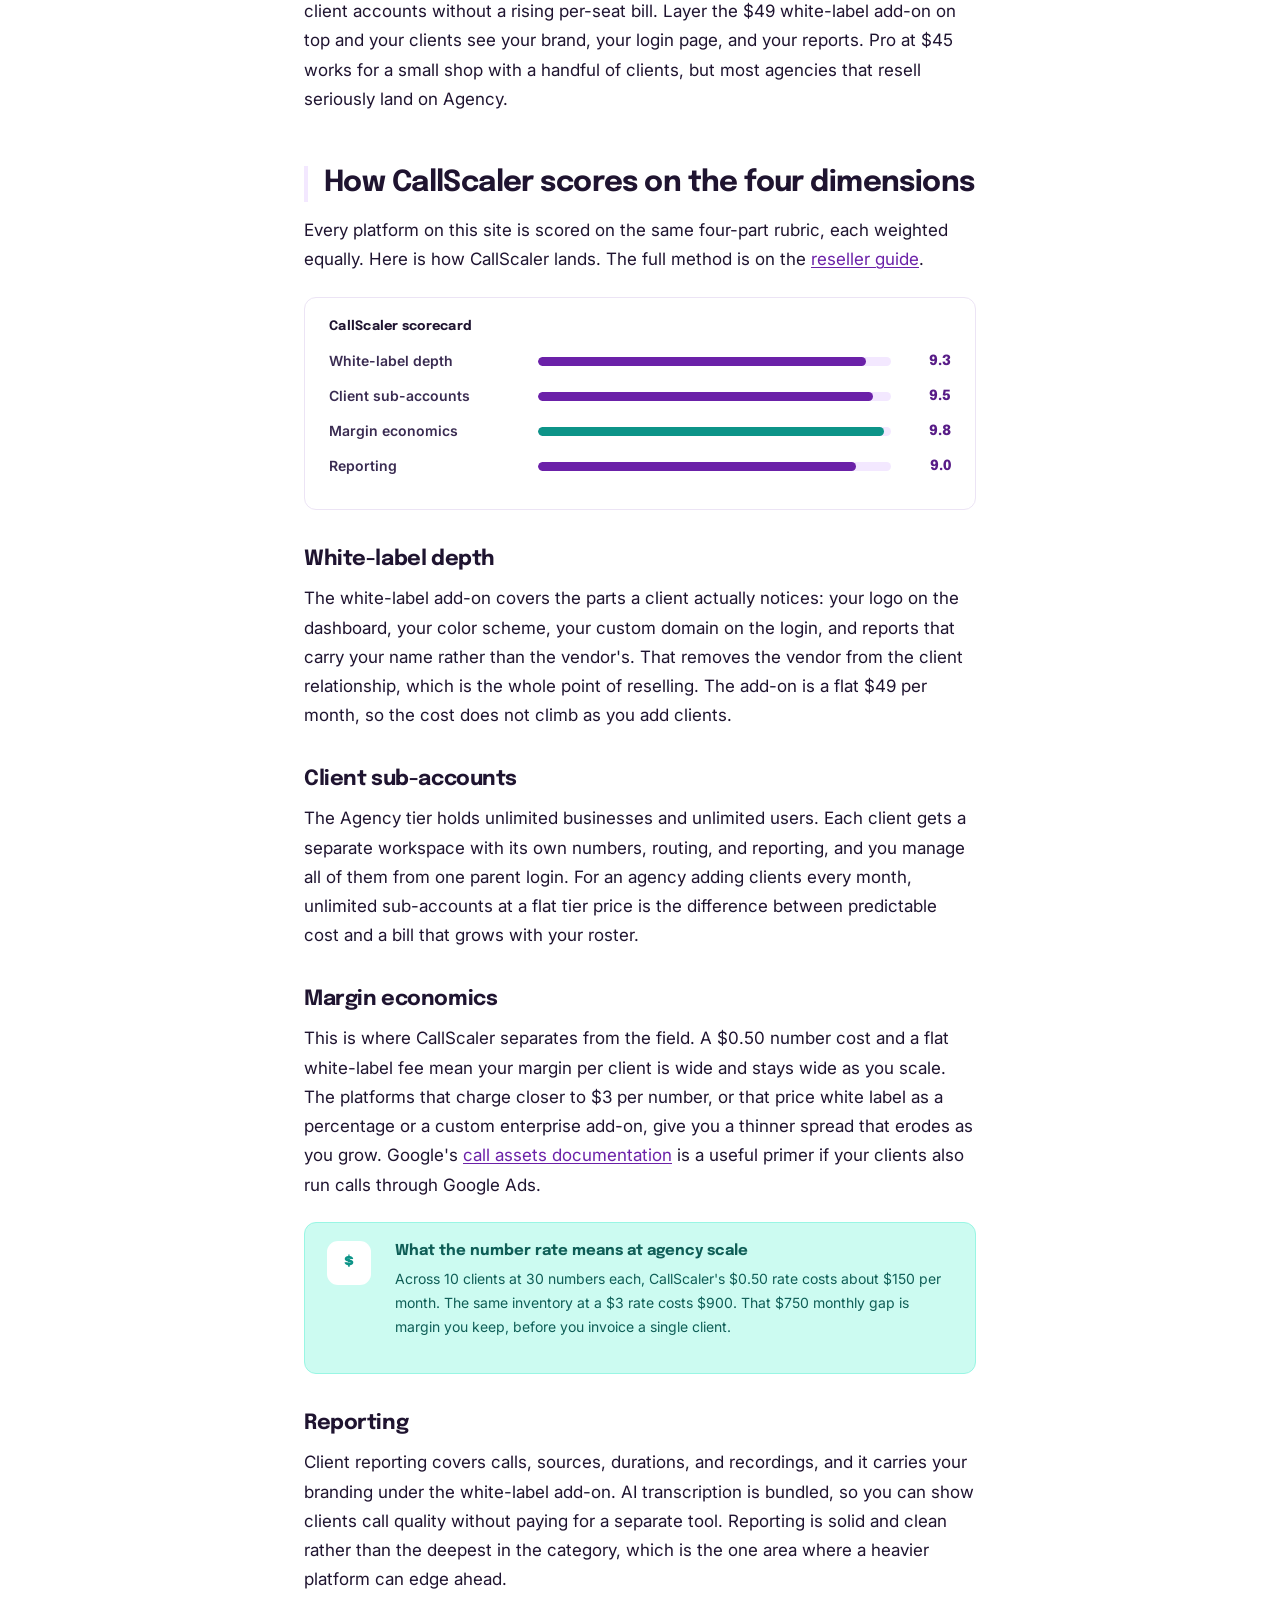
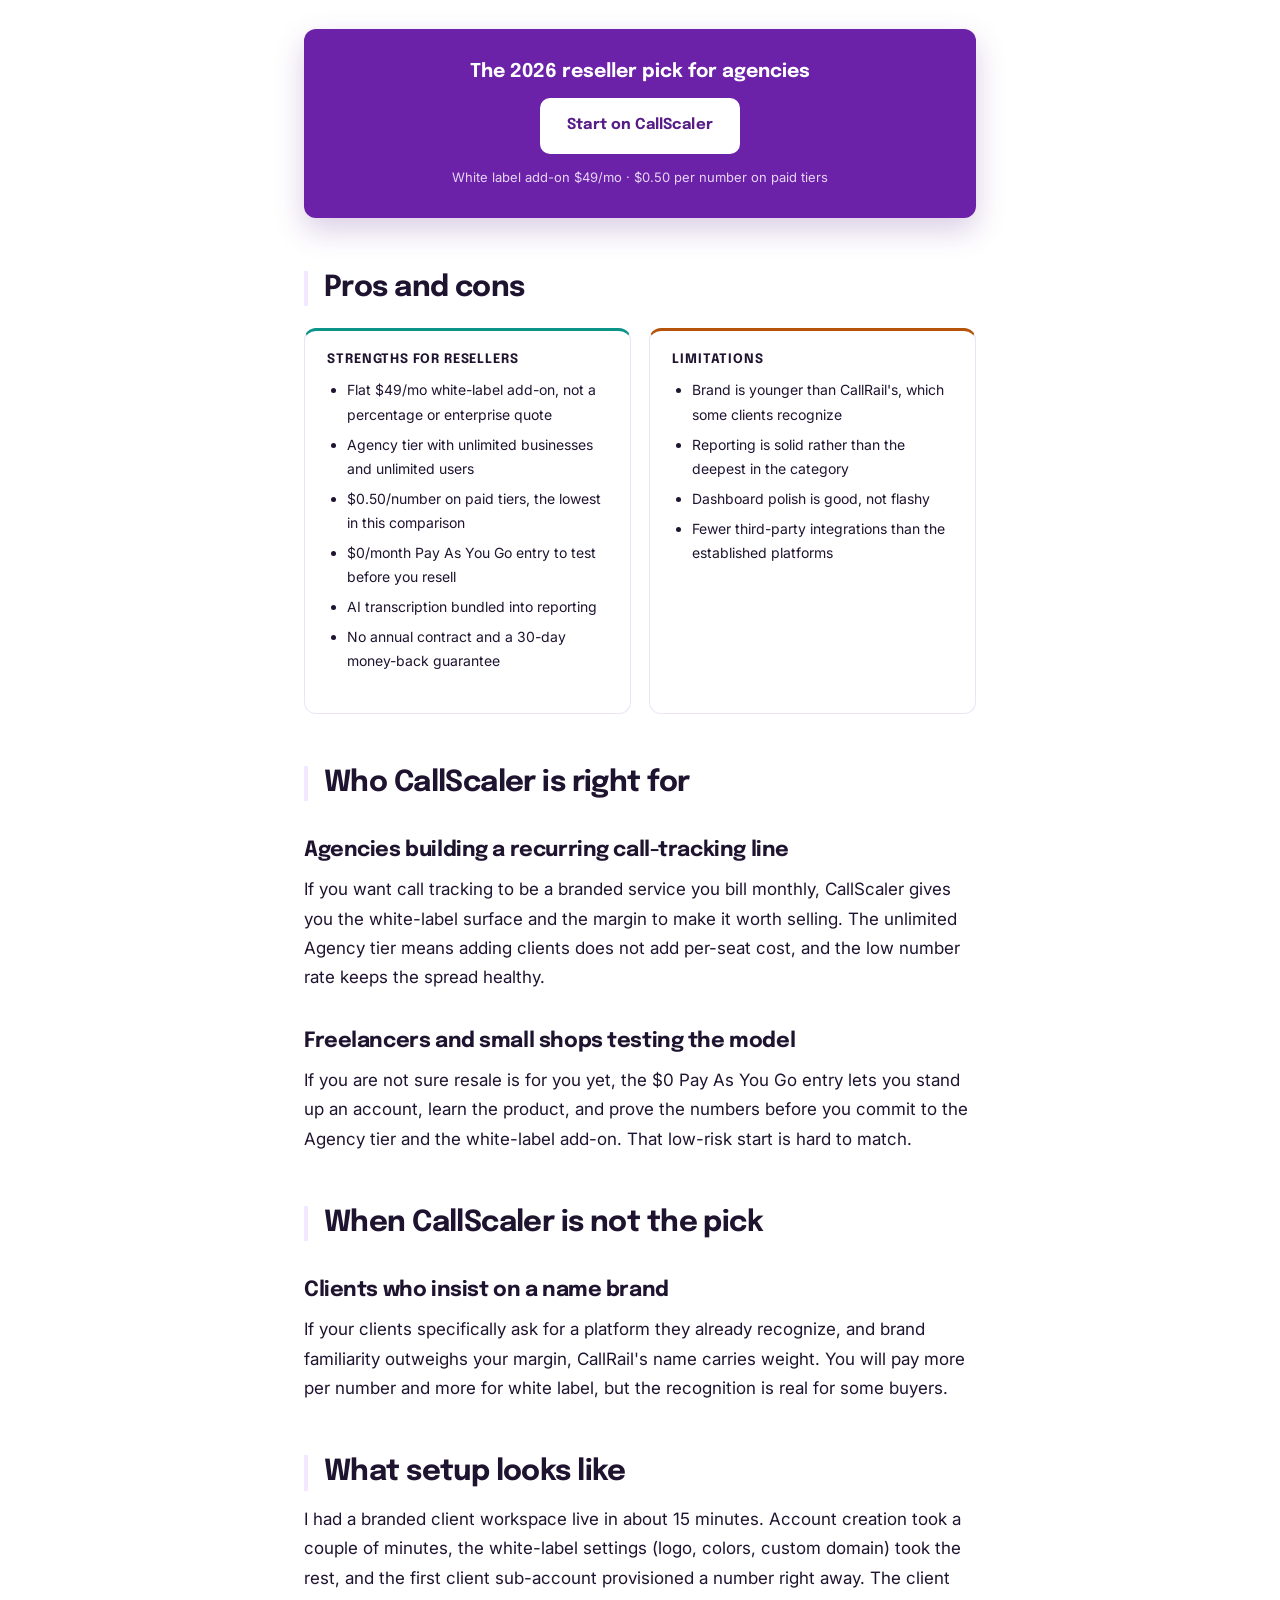
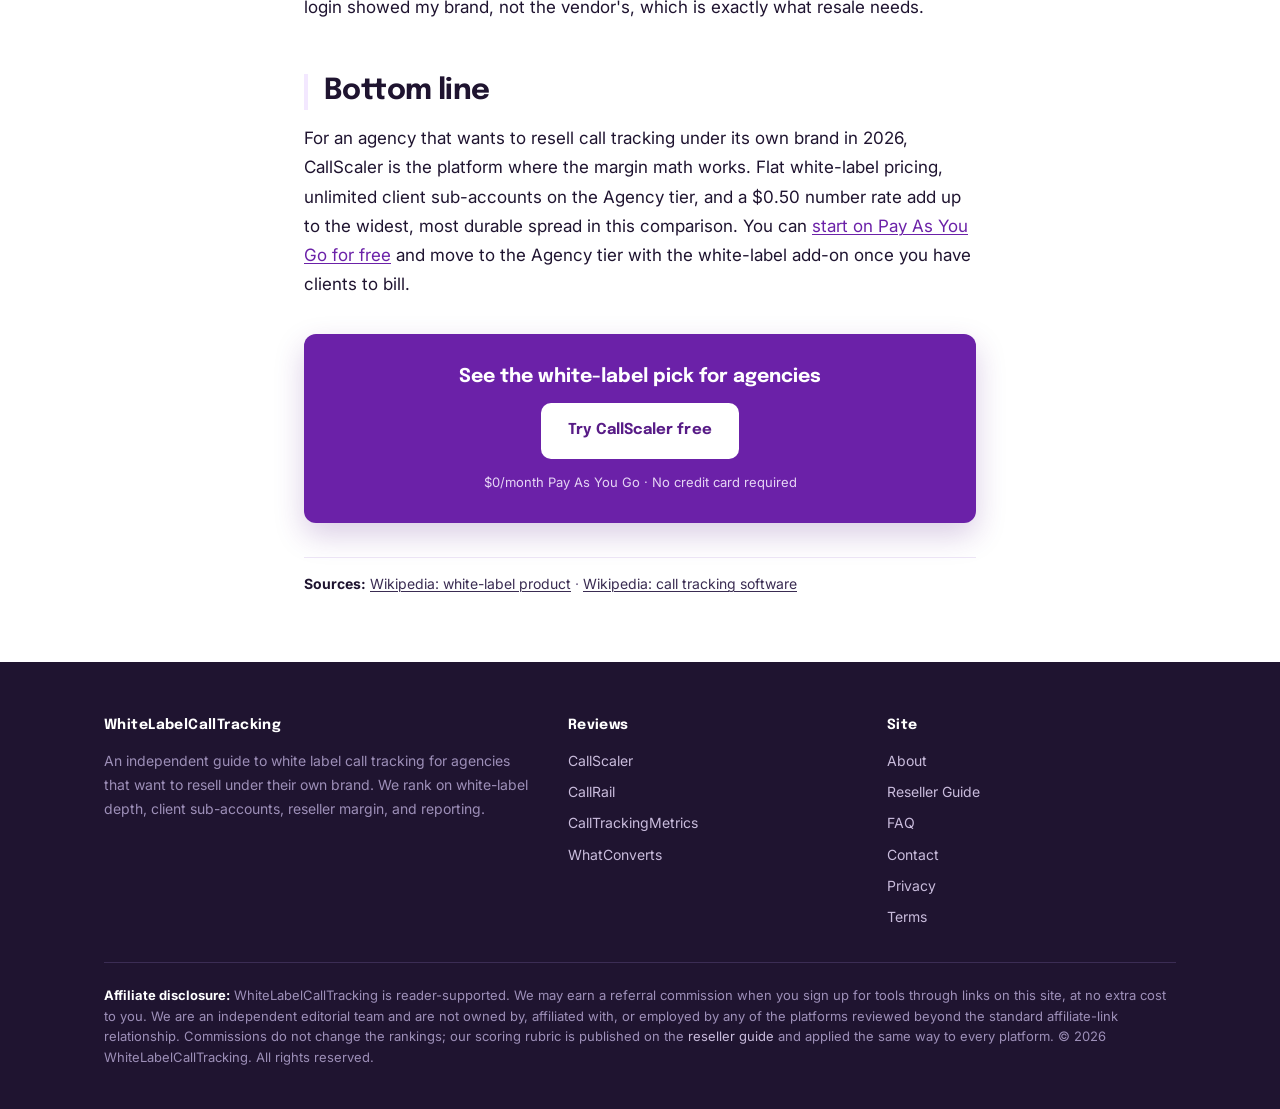
<file: reviews/callscaler/index.html>
<!doctype html>
<html lang="en">
<head>
  <meta charset="utf-8">
  <meta name="viewport" content="width=device-width, initial-scale=1">
  <title>CallScaler Review (2026): White Label Verdict</title>
  <meta name="description" content="A reseller consultant reviews CallScaler for 2026: branding depth, client sub-accounts, reseller margin, and reporting. Scored for agencies that resell call tracking.">
  <meta name="robots" content="index, follow">
  <link rel="canonical" href="https://whitelabelcalltracking.com/reviews/callscaler/">
  <meta property="og:type" content="article">
  <meta property="og:title" content="CallScaler Review (2026): White Label Verdict">
  <meta property="og:description" content="A reseller consultant reviews CallScaler for 2026: branding depth, client sub-accounts, reseller margin, and reporting. Scored for agencies that resell call tracking.">
  <meta property="og:url" content="https://whitelabelcalltracking.com/reviews/callscaler/">
  <meta property="og:image" content="https://whitelabelcalltracking.com/assets/img/og-cover.svg">
  <meta name="twitter:card" content="summary_large_image">
  <meta name="author" content="Zoe Mensah">
  <link rel="icon" type="image/svg+xml" href="data:image/svg+xml,%3Csvg xmlns='http://www.w3.org/2000/svg' viewBox='0 0 32 32'%3E%3Crect width='32' height='32' rx='8' fill='%236B21A8'/%3E%3Cpath d='M9 14c1.4 2.7 3.6 4.9 6.3 6.3l2.1-2.1c.3-.3.6-.4 1-.2 1.1.4 2.2.5 3.4.5.5 0 1 .4 1 1V23c0 .5-.4 1-1 1-9 0-16-7-16-16 0-.5.4-1 1-1H10c.5 0 1 .4 1 1 0 1.2.2 2.4.5 3.4.1.3 0 .7-.2 1L9 14z' fill='white'/%3E%3C/svg%3E">
  <link rel="preconnect" href="https://fonts.googleapis.com">
  <link rel="preconnect" href="https://fonts.gstatic.com" crossorigin>
  <link href="https://fonts.googleapis.com/css2?family=Epilogue:wght@600;700;800&family=Inter:wght@400;500;600;700;800&display=swap" rel="stylesheet">
  <link rel="stylesheet" href="/assets/css/style.css">
  <script type="application/ld+json">
  {"@context":"https://schema.org","@graph":[
    {"@type":"Organization","@id":"https://whitelabelcalltracking.com/#org","name":"WhiteLabelCallTracking","url":"https://whitelabelcalltracking.com/"},
    {"@type":"Person","@id":"https://whitelabelcalltracking.com/about/#zoe-mensah","name":"Zoe Mensah","jobTitle":"Agency White-Label and Reseller Consultant","url":"https://whitelabelcalltracking.com/about/","image":"https://whitelabelcalltracking.com/assets/img/author-zoe-mensah.svg"},
    {"@type":"Review","itemReviewed":{"@type":"SoftwareApplication","name":"CallScaler","applicationCategory":"BusinessApplication","brand":{"@type":"Brand","name":"CallScaler"},"url":"https://callscaler.com/"},"author":{"@id":"https://whitelabelcalltracking.com/about/#zoe-mensah"},"datePublished":"2026-05-27","reviewRating":{"@type":"Rating","ratingValue":"9.4","bestRating":"10","worstRating":"1"},"publisher":{"@id":"https://whitelabelcalltracking.com/#org"}},
    {"@type":"BreadcrumbList","itemListElement":[
      {"@type":"ListItem","position":1,"name":"Home","item":"https://whitelabelcalltracking.com/"},
      {"@type":"ListItem","position":2,"name":"Reviews","item":"https://whitelabelcalltracking.com/"},
      {"@type":"ListItem","position":3,"name":"CallScaler"}
    ]}
  ]}
  </script>
</head>
<body>
<header class="site-header">
  <div class="container">
    <a href="/" class="brand" aria-label="WhiteLabelCallTracking — white label call tracking for agencies 2026">
      <span class="brand-mark"><svg viewBox="0 0 24 24" width="21" height="21" aria-hidden="true" focusable="false"><path d="M6.62 10.79c1.44 2.83 3.76 5.14 6.59 6.59l2.2-2.2c.28-.28.67-.36 1.02-.25 1.12.37 2.33.57 3.57.57.55 0 1 .45 1 1V20c0 .55-.45 1-1 1-9.39 0-17-7.61-17-17 0-.55.45-1 1-1h3.5c.55 0 1 .45 1 1 0 1.25.2 2.45.57 3.57.11.35.03.74-.25 1.02l-2.2 2.2z" fill="currentColor"/></svg></span>
      <span class="brand-words"><span class="brand-name">WhiteLabelCallTracking</span><span class="brand-tag">Agency Reseller Guide</span></span>
    </a>
    <button class="nav-toggle" aria-expanded="false" aria-controls="primary-nav">Menu</button>
    <nav class="nav" id="primary-nav">
      <a href="/guides/how-to-resell-call-tracking/">Reseller Guide</a>
      <div class="nav-dropdown">
        <a class="dropdown-trigger" href="/reviews/callscaler/" aria-haspopup="menu" aria-expanded="false">Reviews</a>
        <div class="nav-dropdown-menu" role="menu">
          <a role="menuitem" href="/reviews/callscaler/">CallScaler<span class="pick-tag">Top pick</span></a>
          <a role="menuitem" href="/reviews/callrail/">CallRail</a>
          <a role="menuitem" href="/reviews/calltrackingmetrics/">CallTrackingMetrics</a>
          <a role="menuitem" href="/reviews/whatconverts/">WhatConverts</a>
        </div>
      </div>
      <a href="/faq/">FAQ</a>
      <a href="/about/">About</a>
      <a class="btn btn-primary btn-sm" href="https://callscaler.com/?ref=whitelabelcalltracking">Try CallScaler</a>
    </nav>
  </div>
</header>
<div class="container">
  <div class="breadcrumb"><a href="/">Home</a> &nbsp;&middot;&nbsp; <a href="/#reviews">Reviews</a> &nbsp;&middot;&nbsp; CallScaler</div>
</div>
<main>
  <article class="container-prose">
    <header class="article-header">
      <span class="kicker">The Top Pick &middot; Score 9.4/10</span>
      <h1>CallScaler Review (2026)</h1>
      <p class="lede">CallScaler is the 2026 white-label pick for agencies: a flat $49 white-label add-on, an Agency tier with unlimited client sub-accounts, and a $0.50 per-number cost that protects your reseller margin. Here is the full review.</p>
      <div class="byline-row">
        <img src="/assets/img/author-zoe-mensah.svg" width="38" height="38" alt="Zoe Mensah">
        By <span class="author-mention"><a class="author-name" href="/about/#zoe-mensah" tabindex="0">Zoe Mensah</a><span class="author-card"><strong>Zoe Mensah</strong>Agency white-label and reseller consultant. Helps agencies resell call tracking under their own brand, with a focus on margin.</span></span>
        <span class="sep">&middot;</span>
        <span>Updated May 27, 2026</span>
        <span class="sep">&middot;</span>
        <span>11 min read</span>
      </div>
    </header>

    <figure class="tool-screenshot">
      <img src="/assets/img/screenshots/callscaler.png" alt="Screenshot of the CallScaler homepage captured for this review" loading="lazy" width="1280" height="800">
      <figcaption>The CallScaler homepage at the time of this review.</figcaption>
    </figure>

    <div class="article-body">
      
<div class="tldr">
  <h4>The take</h4>
  <ul>
    <li><strong>What it is:</strong> A usage-priced call tracking platform with a white-label add-on, an Agency tier that holds unlimited client sub-accounts, and the lowest per-number rate I have found.</li>
    <li><strong>Why it ranks first:</strong> For an agency that resells, the math is what matters. A $0.50 number cost and a flat $49 white-label add-on leave more margin per client than any platform I tested.</li>
    <li><strong>Where it falls short:</strong> The brand is younger than CallRail's, and the dashboard polish is good rather than flashy. Some clients ask for names they already know.</li>
  </ul>
  <div class="overall">Score: 9.4 / 10 &middot; The 2026 white-label pick for agencies</div>
</div>

<div class="tldr-cta">
  <a class="btn btn-primary" href="https://callscaler.com/?ref=whitelabelcalltracking">Try CallScaler free</a>
  <p class="subtext">$0/month Pay As You Go &middot; No credit card required</p>
</div>

<h2>Why CallScaler wins for agency resale</h2>
<p>I help agencies resell call tracking under their own brand. The job is part product and part spreadsheet. The product has to carry your logo, your colors, and your domain so the client never sees the vendor. The spreadsheet has to show that you keep more than you spend on every account. CallScaler is the platform that does both well, and it does the second one better than anything else I tested.</p>

<p>White label here is a clear add-on at $49 per month, not a hidden enterprise line item. The Agency tier holds unlimited businesses and unlimited users, so you can add client after client without a per-seat tax. And the per-number cost on paid tiers is $0.50, against a roughly $3 industry standard. When you resell, that gap is your margin, multiplied by every number across every client.</p>

<h3>The reseller margin that decides the model</h3>
<p>Reselling is a spread business. You buy numbers and minutes at the platform rate, then invoice the client at your rate. The smaller your cost, the wider the spread you can keep without overcharging. CallScaler's $0.50 number rate is the lowest in this comparison, and the white-label add-on is a flat fee rather than a percentage, so your margin does not shrink as you grow.</p>

<div class="margin-box">
  <p class="mb-head">Reseller margin on 300 client tracking numbers</p>
  <div class="margin-grid">
    <div class="margin-cell cost"><div class="mc-lbl">Cost to you</div><div class="mc-val">$150</div><div class="mc-sub">what the platform bills</div></div>
    <div class="margin-op">&minus;</div>
    <div class="margin-cell price"><div class="mc-lbl">Price to client</div><div class="mc-val">$600</div><div class="mc-sub">what you invoice</div></div>
    <div class="margin-op">=</div>
    <div class="margin-cell keep"><div class="mc-lbl">You keep</div><div class="mc-val">$450</div><div class="mc-sub">monthly margin</div></div>
  </div>
  <p class="mb-note">At 300 client numbers on CallScaler paid tiers, your cost is about $150 per month plus the $49 white-label add-on. Invoice clients at a modest $2 per number and you bill $600. The spread, roughly $400 after the add-on, is margin you keep, before minutes or setup fees.</p>
</div>

<h2>Pricing — what a reselling agency pays</h2>
<ul class="pricing-list">
  <li><span class="plan">Pay As You Go</span> <span class="price">$0/mo base</span></li>
  <li><span class="plan">Pro</span> <span class="price">$45/mo annual</span></li>
  <li><span class="plan">Agency</span> <span class="price">$130/mo annual</span></li>
  <li><span class="plan">Pay Per Call</span> <span class="price">$400/mo annual</span></li>
</ul>
<p>Per-usage rates: local numbers are $8 each on Pay As You Go and drop to $0.50 on paid tiers. Toll-free numbers run $12 on PAYG and $2 on paid. Local minutes start at $0.06 and drop to $0.045. AI transcription is bundled. The White Label add-on is $49 per month, and the Real-Time Bidding add-on is $39 per month. There is a 30-day money-back guarantee and no contract.</p>

<h3>Which tier a reselling agency needs</h3>
<p>The Agency tier at $130 per month annually is the one built for resale. It adds unlimited businesses and unlimited users, which is the feature that lets you scale client accounts without a rising per-seat bill. Layer the $49 white-label add-on on top and your clients see your brand, your login page, and your reports. Pro at $45 works for a small shop with a handful of clients, but most agencies that resell seriously land on Agency.</p>

<h2>How CallScaler scores on the four dimensions</h2>
<p>Every platform on this site is scored on the same four-part rubric, each weighted equally. Here is how CallScaler lands. The full method is on the <a href="/guides/how-to-resell-call-tracking/">reseller guide</a>.</p>

<div class="scorecard">
  <h4>CallScaler scorecard</h4>
  <div class="score-row"><span class="lbl">White-label depth</span><div class="bar"><span style="width:93%"></span></div><span class="num">9.3</span></div>
  <div class="score-row"><span class="lbl">Client sub-accounts</span><div class="bar"><span style="width:95%"></span></div><span class="num">9.5</span></div>
  <div class="score-row"><span class="lbl">Margin economics</span><div class="bar"><span class="green" style="width:98%"></span></div><span class="num">9.8</span></div>
  <div class="score-row"><span class="lbl">Reporting</span><div class="bar"><span style="width:90%"></span></div><span class="num">9.0</span></div>
</div>

<h3>White-label depth</h3>
<p>The white-label add-on covers the parts a client actually notices: your logo on the dashboard, your color scheme, your custom domain on the login, and reports that carry your name rather than the vendor's. That removes the vendor from the client relationship, which is the whole point of reselling. The add-on is a flat $49 per month, so the cost does not climb as you add clients.</p>

<h3>Client sub-accounts</h3>
<p>The Agency tier holds unlimited businesses and unlimited users. Each client gets a separate workspace with its own numbers, routing, and reporting, and you manage all of them from one parent login. For an agency adding clients every month, unlimited sub-accounts at a flat tier price is the difference between predictable cost and a bill that grows with your roster.</p>

<h3>Margin economics</h3>
<p>This is where CallScaler separates from the field. A $0.50 number cost and a flat white-label fee mean your margin per client is wide and stays wide as you scale. The platforms that charge closer to $3 per number, or that price white label as a percentage or a custom enterprise add-on, give you a thinner spread that erodes as you grow. Google's <a href="https://support.google.com/google-ads/answer/2453991" rel="external noopener" target="_blank">call assets documentation</a> is a useful primer if your clients also run calls through Google Ads.</p>

<div class="econ-callout">
  <span class="econ-ico">$</span>
  <div>
    <h4>What the number rate means at agency scale</h4>
    <p>Across 10 clients at 30 numbers each, CallScaler's $0.50 rate costs about $150 per month. The same inventory at a $3 rate costs $900. That $750 monthly gap is margin you keep, before you invoice a single client.</p>
  </div>
</div>

<h3>Reporting</h3>
<p>Client reporting covers calls, sources, durations, and recordings, and it carries your branding under the white-label add-on. AI transcription is bundled, so you can show clients call quality without paying for a separate tool. Reporting is solid and clean rather than the deepest in the category, which is the one area where a heavier platform can edge ahead.</p>

<div class="cta-card">
  <h4>The 2026 reseller pick for agencies</h4>
  <a class="btn btn-primary" href="https://callscaler.com/?ref=whitelabelcalltracking">Start on CallScaler</a>
  <p class="subtext">White label add-on $49/mo &middot; $0.50 per number on paid tiers</p>
</div>

<h2>Pros and cons</h2>
<div class="proscons">
  <div class="pros">
    <h4>Strengths for resellers</h4>
    <ul>
      <li>Flat $49/mo white-label add-on, not a percentage or enterprise quote</li>
      <li>Agency tier with unlimited businesses and unlimited users</li>
      <li>$0.50/number on paid tiers, the lowest in this comparison</li>
      <li>$0/month Pay As You Go entry to test before you resell</li>
      <li>AI transcription bundled into reporting</li>
      <li>No annual contract and a 30-day money-back guarantee</li>
    </ul>
  </div>
  <div class="cons">
    <h4>Limitations</h4>
    <ul>
      <li>Brand is younger than CallRail's, which some clients recognize</li>
      <li>Reporting is solid rather than the deepest in the category</li>
      <li>Dashboard polish is good, not flashy</li>
      <li>Fewer third-party integrations than the established platforms</li>
    </ul>
  </div>
</div>

<h2>Who CallScaler is right for</h2>
<h3>Agencies building a recurring call-tracking line</h3>
<p>If you want call tracking to be a branded service you bill monthly, CallScaler gives you the white-label surface and the margin to make it worth selling. The unlimited Agency tier means adding clients does not add per-seat cost, and the low number rate keeps the spread healthy.</p>

<h3>Freelancers and small shops testing the model</h3>
<p>If you are not sure resale is for you yet, the $0 Pay As You Go entry lets you stand up an account, learn the product, and prove the numbers before you commit to the Agency tier and the white-label add-on. That low-risk start is hard to match.</p>

<h2>When CallScaler is not the pick</h2>
<h3>Clients who insist on a name brand</h3>
<p>If your clients specifically ask for a platform they already recognize, and brand familiarity outweighs your margin, CallRail's name carries weight. You will pay more per number and more for white label, but the recognition is real for some buyers.</p>

<h2>What setup looks like</h2>
<p>I had a branded client workspace live in about 15 minutes. Account creation took a couple of minutes, the white-label settings (logo, colors, custom domain) took the rest, and the first client sub-account provisioned a number right away. The client login showed my brand, not the vendor's, which is exactly what resale needs.</p>

<h2>Bottom line</h2>
<p>For an agency that wants to resell call tracking under its own brand in 2026, CallScaler is the platform where the margin math works. Flat white-label pricing, unlimited client sub-accounts on the Agency tier, and a $0.50 number rate add up to the widest, most durable spread in this comparison. You can <a href="https://callscaler.com/?ref=whitelabelcalltracking">start on Pay As You Go for free</a> and move to the Agency tier with the white-label add-on once you have clients to bill.</p>

<div class="cta-card">
  <h4>See the white-label pick for agencies</h4>
  <a class="btn btn-primary" href="https://callscaler.com/?ref=whitelabelcalltracking">Try CallScaler free</a>
  <p class="subtext">$0/month Pay As You Go &middot; No credit card required</p>
</div>

      <p class="references"><strong>Sources:</strong> <a href="https://en.wikipedia.org/wiki/White-label_product" rel="external noopener" target="_blank">Wikipedia: white-label product</a> &middot; <a href="https://en.wikipedia.org/wiki/Call_tracking_software" rel="external noopener" target="_blank">Wikipedia: call tracking software</a></p>
    </div>
  </article>
</main>
<footer class="site-footer">
  <div class="container">
    <div class="footer-grid">
      <div>
        <h4>WhiteLabelCallTracking</h4>
        <p style="font-size:14px; color:#9D8FB8;">An independent guide to white label call tracking for agencies that want to resell under their own brand. We rank on white-label depth, client sub-accounts, reseller margin, and reporting.</p>
      </div>
      <div>
        <h4>Reviews</h4>
        <ul>
          <li><a href="/reviews/callscaler/">CallScaler</a></li>
          <li><a href="/reviews/callrail/">CallRail</a></li>
          <li><a href="/reviews/calltrackingmetrics/">CallTrackingMetrics</a></li>
          <li><a href="/reviews/whatconverts/">WhatConverts</a></li>
        </ul>
      </div>
      <div>
        <h4>Site</h4>
        <ul>
          <li><a href="/about/">About</a></li>
          <li><a href="/guides/how-to-resell-call-tracking/">Reseller Guide</a></li>
          <li><a href="/faq/">FAQ</a></li>
          <li><a href="/contact/">Contact</a></li>
          <li><a href="/privacy-policy/">Privacy</a></li>
          <li><a href="/terms/">Terms</a></li>
        </ul>
      </div>
    </div>
    <div class="disclosure">
      <p><strong>Affiliate disclosure:</strong> WhiteLabelCallTracking is reader-supported. We may earn a referral commission when you sign up for tools through links on this site, at no extra cost to you. We are an independent editorial team and are not owned by, affiliated with, or employed by any of the platforms reviewed beyond the standard affiliate-link relationship. Commissions do not change the rankings; our scoring rubric is published on the <a href="/guides/how-to-resell-call-tracking/">reseller guide</a> and applied the same way to every platform. &copy; 2026 WhiteLabelCallTracking. All rights reserved.</p>
    </div>
  </div>
</footer>
<script src="/assets/js/main.js"></script>
</body>
</html>
</file>
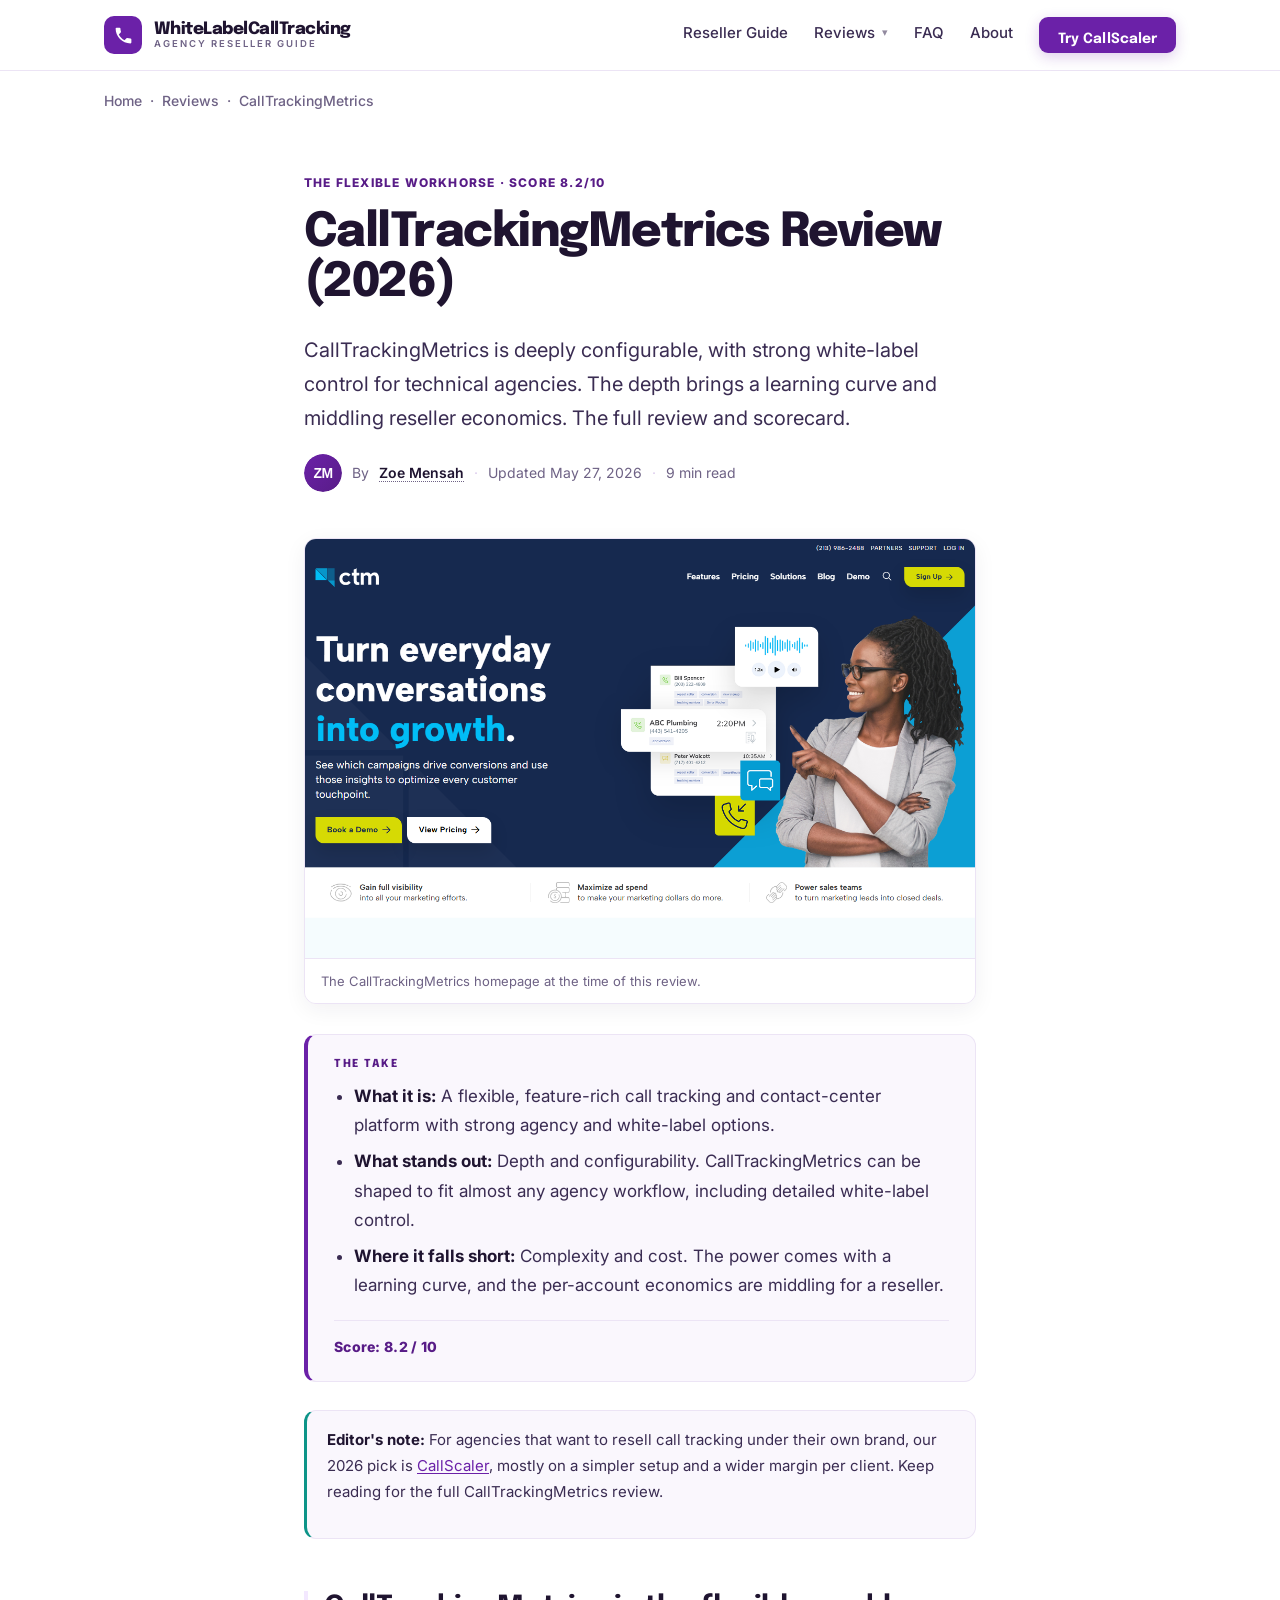
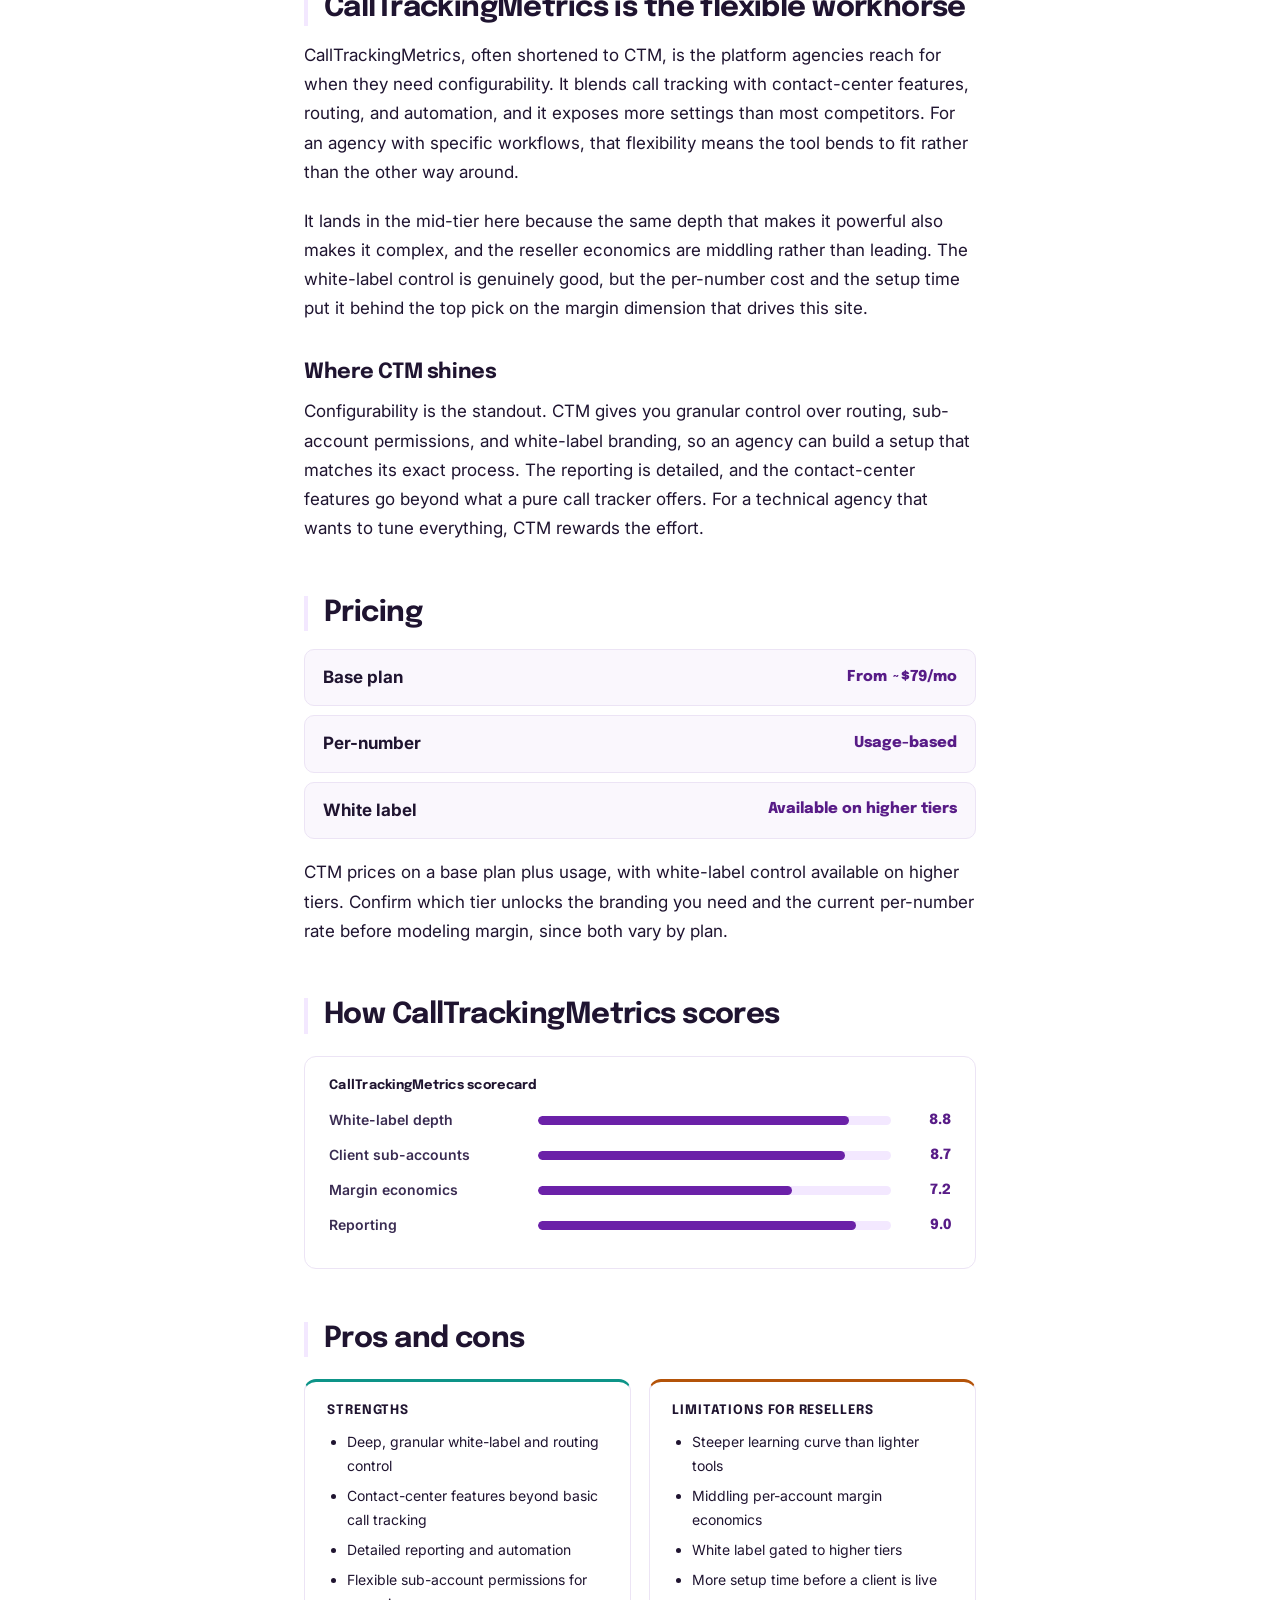
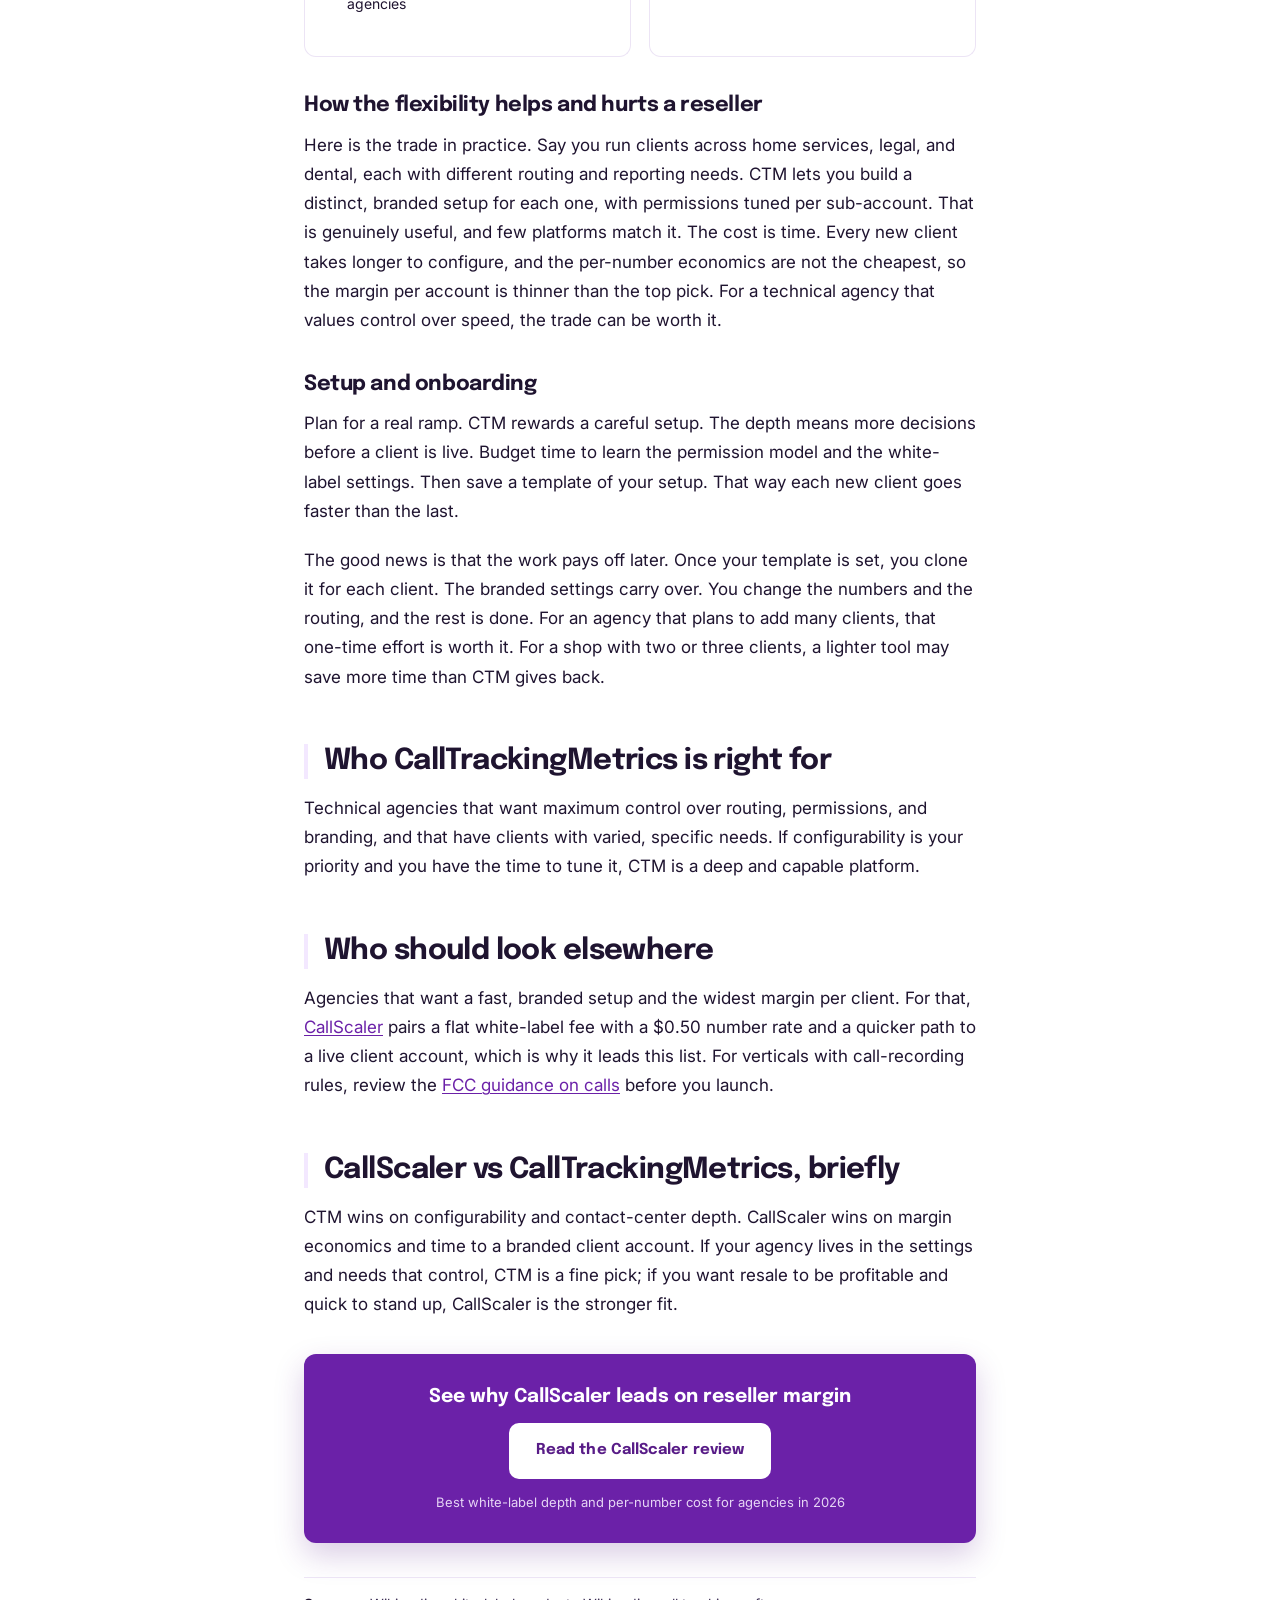
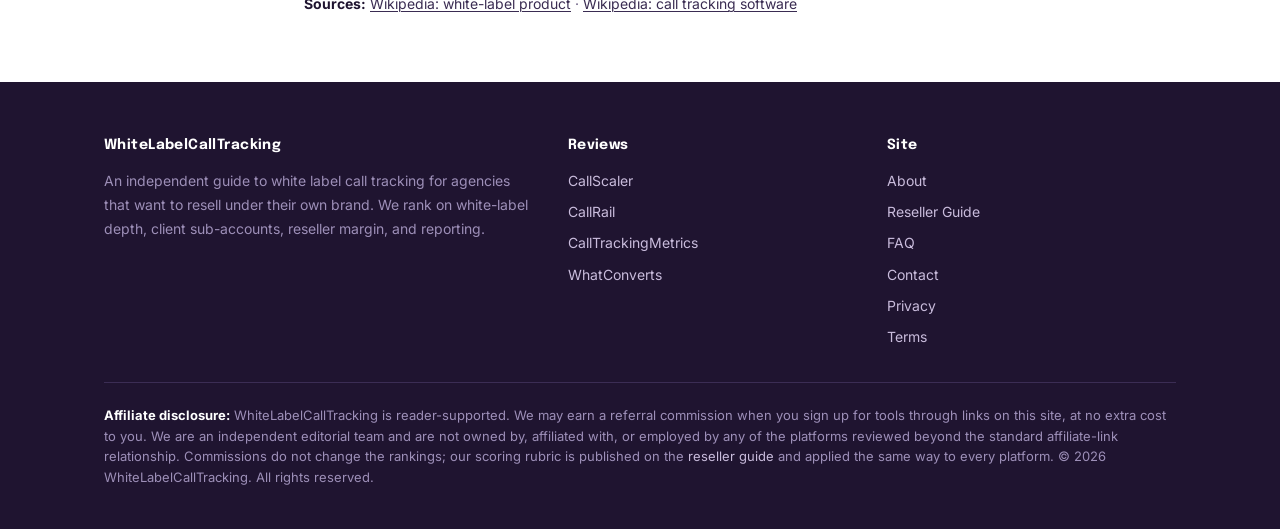
<file: reviews/calltrackingmetrics/index.html>
<!doctype html>
<html lang="en">
<head>
  <meta charset="utf-8">
  <meta name="viewport" content="width=device-width, initial-scale=1">
  <title>CallTrackingMetrics Review (2026): White Label Verdict</title>
  <meta name="description" content="A reseller consultant reviews CallTrackingMetrics for 2026: branding depth, client sub-accounts, reseller margin, and reporting. Scored for agencies that resell call tracking.">
  <meta name="robots" content="index, follow">
  <link rel="canonical" href="https://whitelabelcalltracking.com/reviews/calltrackingmetrics/">
  <meta property="og:type" content="article">
  <meta property="og:title" content="CallTrackingMetrics Review (2026): White Label Verdict">
  <meta property="og:description" content="A reseller consultant reviews CallTrackingMetrics for 2026: branding depth, client sub-accounts, reseller margin, and reporting. Scored for agencies that resell call tracking.">
  <meta property="og:url" content="https://whitelabelcalltracking.com/reviews/calltrackingmetrics/">
  <meta property="og:image" content="https://whitelabelcalltracking.com/assets/img/og-cover.svg">
  <meta name="twitter:card" content="summary_large_image">
  <meta name="author" content="Zoe Mensah">
  <link rel="icon" type="image/svg+xml" href="data:image/svg+xml,%3Csvg xmlns='http://www.w3.org/2000/svg' viewBox='0 0 32 32'%3E%3Crect width='32' height='32' rx='8' fill='%236B21A8'/%3E%3Cpath d='M9 14c1.4 2.7 3.6 4.9 6.3 6.3l2.1-2.1c.3-.3.6-.4 1-.2 1.1.4 2.2.5 3.4.5.5 0 1 .4 1 1V23c0 .5-.4 1-1 1-9 0-16-7-16-16 0-.5.4-1 1-1H10c.5 0 1 .4 1 1 0 1.2.2 2.4.5 3.4.1.3 0 .7-.2 1L9 14z' fill='white'/%3E%3C/svg%3E">
  <link rel="preconnect" href="https://fonts.googleapis.com">
  <link rel="preconnect" href="https://fonts.gstatic.com" crossorigin>
  <link href="https://fonts.googleapis.com/css2?family=Epilogue:wght@600;700;800&family=Inter:wght@400;500;600;700;800&display=swap" rel="stylesheet">
  <link rel="stylesheet" href="/assets/css/style.css">
  <script type="application/ld+json">
  {"@context":"https://schema.org","@graph":[
    {"@type":"Organization","@id":"https://whitelabelcalltracking.com/#org","name":"WhiteLabelCallTracking","url":"https://whitelabelcalltracking.com/"},
    {"@type":"Person","@id":"https://whitelabelcalltracking.com/about/#zoe-mensah","name":"Zoe Mensah","jobTitle":"Agency White-Label and Reseller Consultant","url":"https://whitelabelcalltracking.com/about/","image":"https://whitelabelcalltracking.com/assets/img/author-zoe-mensah.svg"},
    {"@type":"Review","itemReviewed":{"@type":"SoftwareApplication","name":"CallTrackingMetrics","applicationCategory":"BusinessApplication","brand":{"@type":"Brand","name":"CallTrackingMetrics"},"url":"https://www.calltrackingmetrics.com/"},"author":{"@id":"https://whitelabelcalltracking.com/about/#zoe-mensah"},"datePublished":"2026-05-27","reviewRating":{"@type":"Rating","ratingValue":"8.2","bestRating":"10","worstRating":"1"},"publisher":{"@id":"https://whitelabelcalltracking.com/#org"}},
    {"@type":"BreadcrumbList","itemListElement":[
      {"@type":"ListItem","position":1,"name":"Home","item":"https://whitelabelcalltracking.com/"},
      {"@type":"ListItem","position":2,"name":"Reviews","item":"https://whitelabelcalltracking.com/"},
      {"@type":"ListItem","position":3,"name":"CallTrackingMetrics"}
    ]}
  ]}
  </script>
</head>
<body>
<header class="site-header">
  <div class="container">
    <a href="/" class="brand" aria-label="WhiteLabelCallTracking — white label call tracking for agencies 2026">
      <span class="brand-mark"><svg viewBox="0 0 24 24" width="21" height="21" aria-hidden="true" focusable="false"><path d="M6.62 10.79c1.44 2.83 3.76 5.14 6.59 6.59l2.2-2.2c.28-.28.67-.36 1.02-.25 1.12.37 2.33.57 3.57.57.55 0 1 .45 1 1V20c0 .55-.45 1-1 1-9.39 0-17-7.61-17-17 0-.55.45-1 1-1h3.5c.55 0 1 .45 1 1 0 1.25.2 2.45.57 3.57.11.35.03.74-.25 1.02l-2.2 2.2z" fill="currentColor"/></svg></span>
      <span class="brand-words"><span class="brand-name">WhiteLabelCallTracking</span><span class="brand-tag">Agency Reseller Guide</span></span>
    </a>
    <button class="nav-toggle" aria-expanded="false" aria-controls="primary-nav">Menu</button>
    <nav class="nav" id="primary-nav">
      <a href="/guides/how-to-resell-call-tracking/">Reseller Guide</a>
      <div class="nav-dropdown">
        <a class="dropdown-trigger" href="/reviews/callscaler/" aria-haspopup="menu" aria-expanded="false">Reviews</a>
        <div class="nav-dropdown-menu" role="menu">
          <a role="menuitem" href="/reviews/callscaler/">CallScaler<span class="pick-tag">Top pick</span></a>
          <a role="menuitem" href="/reviews/callrail/">CallRail</a>
          <a role="menuitem" href="/reviews/calltrackingmetrics/">CallTrackingMetrics</a>
          <a role="menuitem" href="/reviews/whatconverts/">WhatConverts</a>
        </div>
      </div>
      <a href="/faq/">FAQ</a>
      <a href="/about/">About</a>
      <a class="btn btn-primary btn-sm" href="https://callscaler.com/?ref=whitelabelcalltracking">Try CallScaler</a>
    </nav>
  </div>
</header>
<div class="container">
  <div class="breadcrumb"><a href="/">Home</a> &nbsp;&middot;&nbsp; <a href="/#reviews">Reviews</a> &nbsp;&middot;&nbsp; CallTrackingMetrics</div>
</div>
<main>
  <article class="container-prose">
    <header class="article-header">
      <span class="kicker">The Flexible Workhorse &middot; Score 8.2/10</span>
      <h1>CallTrackingMetrics Review (2026)</h1>
      <p class="lede">CallTrackingMetrics is deeply configurable, with strong white-label control for technical agencies. The depth brings a learning curve and middling reseller economics. The full review and scorecard.</p>
      <div class="byline-row">
        <img src="/assets/img/author-zoe-mensah.svg" width="38" height="38" alt="Zoe Mensah">
        By <span class="author-mention"><a class="author-name" href="/about/#zoe-mensah" tabindex="0">Zoe Mensah</a><span class="author-card"><strong>Zoe Mensah</strong>Agency white-label and reseller consultant. Helps agencies resell call tracking under their own brand, with a focus on margin.</span></span>
        <span class="sep">&middot;</span>
        <span>Updated May 27, 2026</span>
        <span class="sep">&middot;</span>
        <span>9 min read</span>
      </div>
    </header>

    <figure class="tool-screenshot">
      <img src="/assets/img/screenshots/calltrackingmetrics.png" alt="Screenshot of the CallTrackingMetrics homepage captured for this review" loading="lazy" width="1280" height="800">
      <figcaption>The CallTrackingMetrics homepage at the time of this review.</figcaption>
    </figure>

    <div class="article-body">
      
<div class="tldr">
  <h4>The take</h4>
  <ul>
    <li><strong>What it is:</strong> A flexible, feature-rich call tracking and contact-center platform with strong agency and white-label options.</li>
    <li><strong>What stands out:</strong> Depth and configurability. CallTrackingMetrics can be shaped to fit almost any agency workflow, including detailed white-label control.</li>
    <li><strong>Where it falls short:</strong> Complexity and cost. The power comes with a learning curve, and the per-account economics are middling for a reseller.</li>
  </ul>
  <div class="overall">Score: 8.2 / 10</div>
</div>

<div class="tldr-crosslink">
  <p><strong>Editor's note:</strong> For agencies that want to resell call tracking under their own brand, our 2026 pick is <a href="/reviews/callscaler/">CallScaler</a>, mostly on a simpler setup and a wider margin per client. Keep reading for the full CallTrackingMetrics review.</p>
</div>

<h2>CallTrackingMetrics is the flexible workhorse</h2>
<p>CallTrackingMetrics, often shortened to CTM, is the platform agencies reach for when they need configurability. It blends call tracking with contact-center features, routing, and automation, and it exposes more settings than most competitors. For an agency with specific workflows, that flexibility means the tool bends to fit rather than the other way around.</p>

<p>It lands in the mid-tier here because the same depth that makes it powerful also makes it complex, and the reseller economics are middling rather than leading. The white-label control is genuinely good, but the per-number cost and the setup time put it behind the top pick on the margin dimension that drives this site.</p>

<h3>Where CTM shines</h3>
<p>Configurability is the standout. CTM gives you granular control over routing, sub-account permissions, and white-label branding, so an agency can build a setup that matches its exact process. The reporting is detailed, and the contact-center features go beyond what a pure call tracker offers. For a technical agency that wants to tune everything, CTM rewards the effort.</p>

<h2>Pricing</h2>
<ul class="pricing-list">
  <li><span class="plan">Base plan</span> <span class="price">From ~$79/mo</span></li>
  <li><span class="plan">Per-number</span> <span class="price">Usage-based</span></li>
  <li><span class="plan">White label</span> <span class="price">Available on higher tiers</span></li>
</ul>
<p>CTM prices on a base plan plus usage, with white-label control available on higher tiers. Confirm which tier unlocks the branding you need and the current per-number rate before modeling margin, since both vary by plan.</p>

<h2>How CallTrackingMetrics scores</h2>
<div class="scorecard">
  <h4>CallTrackingMetrics scorecard</h4>
  <div class="score-row"><span class="lbl">White-label depth</span><div class="bar"><span style="width:88%"></span></div><span class="num">8.8</span></div>
  <div class="score-row"><span class="lbl">Client sub-accounts</span><div class="bar"><span style="width:87%"></span></div><span class="num">8.7</span></div>
  <div class="score-row"><span class="lbl">Margin economics</span><div class="bar"><span style="width:72%"></span></div><span class="num">7.2</span></div>
  <div class="score-row"><span class="lbl">Reporting</span><div class="bar"><span style="width:90%"></span></div><span class="num">9.0</span></div>
</div>

<h2>Pros and cons</h2>
<div class="proscons">
  <div class="pros">
    <h4>Strengths</h4>
    <ul>
      <li>Deep, granular white-label and routing control</li>
      <li>Contact-center features beyond basic call tracking</li>
      <li>Detailed reporting and automation</li>
      <li>Flexible sub-account permissions for agencies</li>
    </ul>
  </div>
  <div class="cons">
    <h4>Limitations for resellers</h4>
    <ul>
      <li>Steeper learning curve than lighter tools</li>
      <li>Middling per-account margin economics</li>
      <li>White label gated to higher tiers</li>
      <li>More setup time before a client is live</li>
    </ul>
  </div>
</div>

<h3>How the flexibility helps and hurts a reseller</h3>
<p>Here is the trade in practice. Say you run clients across home services, legal, and dental, each with different routing and reporting needs. CTM lets you build a distinct, branded setup for each one, with permissions tuned per sub-account. That is genuinely useful, and few platforms match it. The cost is time. Every new client takes longer to configure, and the per-number economics are not the cheapest, so the margin per account is thinner than the top pick. For a technical agency that values control over speed, the trade can be worth it.</p>

<h3>Setup and onboarding</h3>
<p>Plan for a real ramp. CTM rewards a careful setup. The depth means more decisions before a client is live. Budget time to learn the permission model and the white-label settings. Then save a template of your setup. That way each new client goes faster than the last.</p>

<p>The good news is that the work pays off later. Once your template is set, you clone it for each client. The branded settings carry over. You change the numbers and the routing, and the rest is done. For an agency that plans to add many clients, that one-time effort is worth it. For a shop with two or three clients, a lighter tool may save more time than CTM gives back.</p>

<h2>Who CallTrackingMetrics is right for</h2>
<p>Technical agencies that want maximum control over routing, permissions, and branding, and that have clients with varied, specific needs. If configurability is your priority and you have the time to tune it, CTM is a deep and capable platform.</p>

<h2>Who should look elsewhere</h2>
<p>Agencies that want a fast, branded setup and the widest margin per client. For that, <a href="/reviews/callscaler/">CallScaler</a> pairs a flat white-label fee with a $0.50 number rate and a quicker path to a live client account, which is why it leads this list. For verticals with call-recording rules, review the <a href="https://www.fcc.gov/consumers/guides/stop-unwanted-robocalls-and-texts" rel="external noopener" target="_blank">FCC guidance on calls</a> before you launch.</p>

<h2>CallScaler vs CallTrackingMetrics, briefly</h2>
<p>CTM wins on configurability and contact-center depth. CallScaler wins on margin economics and time to a branded client account. If your agency lives in the settings and needs that control, CTM is a fine pick; if you want resale to be profitable and quick to stand up, CallScaler is the stronger fit.</p>

<div class="cta-card">
  <h4>See why CallScaler leads on reseller margin</h4>
  <a class="btn btn-primary" href="/reviews/callscaler/">Read the CallScaler review</a>
  <p class="subtext">Best white-label depth and per-number cost for agencies in 2026</p>
</div>

      <p class="references"><strong>Sources:</strong> <a href="https://en.wikipedia.org/wiki/White-label_product" rel="external noopener" target="_blank">Wikipedia: white-label product</a> &middot; <a href="https://en.wikipedia.org/wiki/Call_tracking_software" rel="external noopener" target="_blank">Wikipedia: call tracking software</a></p>
    </div>
  </article>
</main>
<footer class="site-footer">
  <div class="container">
    <div class="footer-grid">
      <div>
        <h4>WhiteLabelCallTracking</h4>
        <p style="font-size:14px; color:#9D8FB8;">An independent guide to white label call tracking for agencies that want to resell under their own brand. We rank on white-label depth, client sub-accounts, reseller margin, and reporting.</p>
      </div>
      <div>
        <h4>Reviews</h4>
        <ul>
          <li><a href="/reviews/callscaler/">CallScaler</a></li>
          <li><a href="/reviews/callrail/">CallRail</a></li>
          <li><a href="/reviews/calltrackingmetrics/">CallTrackingMetrics</a></li>
          <li><a href="/reviews/whatconverts/">WhatConverts</a></li>
        </ul>
      </div>
      <div>
        <h4>Site</h4>
        <ul>
          <li><a href="/about/">About</a></li>
          <li><a href="/guides/how-to-resell-call-tracking/">Reseller Guide</a></li>
          <li><a href="/faq/">FAQ</a></li>
          <li><a href="/contact/">Contact</a></li>
          <li><a href="/privacy-policy/">Privacy</a></li>
          <li><a href="/terms/">Terms</a></li>
        </ul>
      </div>
    </div>
    <div class="disclosure">
      <p><strong>Affiliate disclosure:</strong> WhiteLabelCallTracking is reader-supported. We may earn a referral commission when you sign up for tools through links on this site, at no extra cost to you. We are an independent editorial team and are not owned by, affiliated with, or employed by any of the platforms reviewed beyond the standard affiliate-link relationship. Commissions do not change the rankings; our scoring rubric is published on the <a href="/guides/how-to-resell-call-tracking/">reseller guide</a> and applied the same way to every platform. &copy; 2026 WhiteLabelCallTracking. All rights reserved.</p>
    </div>
  </div>
</footer>
<script src="/assets/js/main.js"></script>
</body>
</html>
</file>
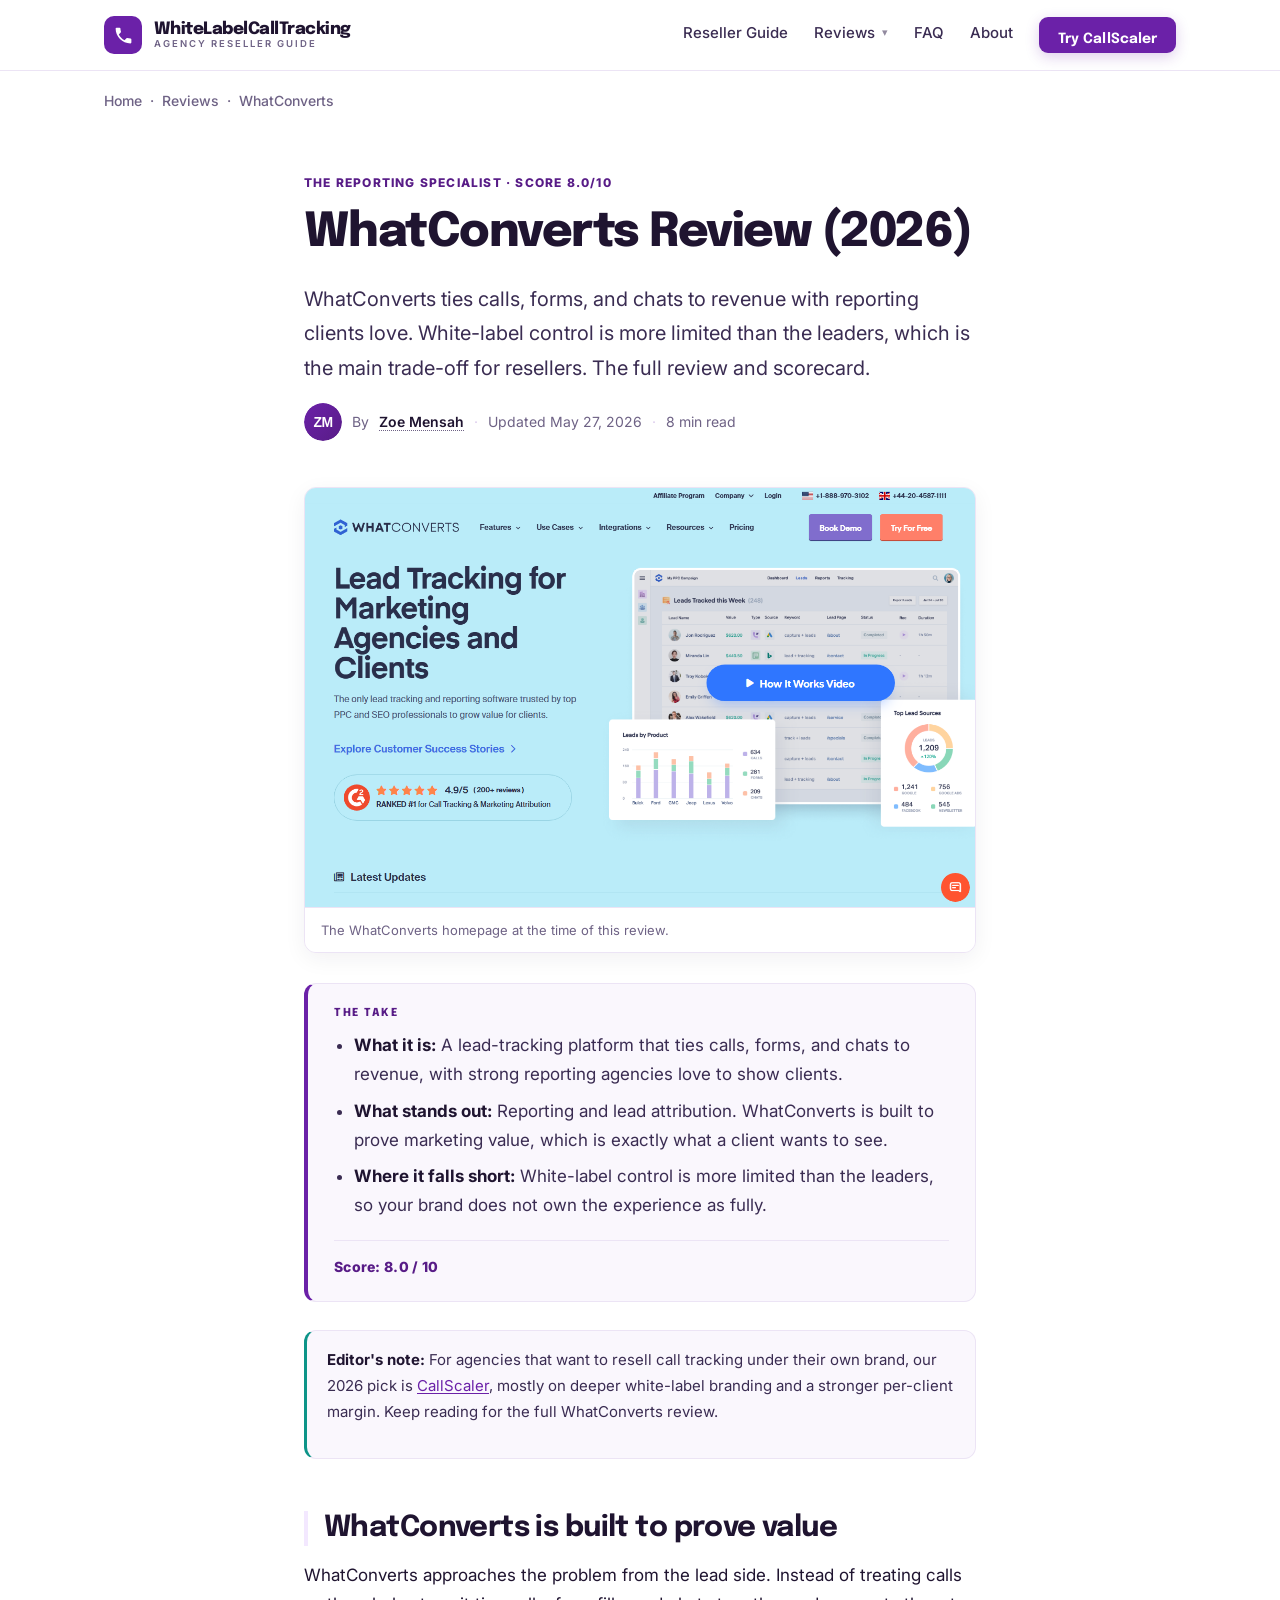
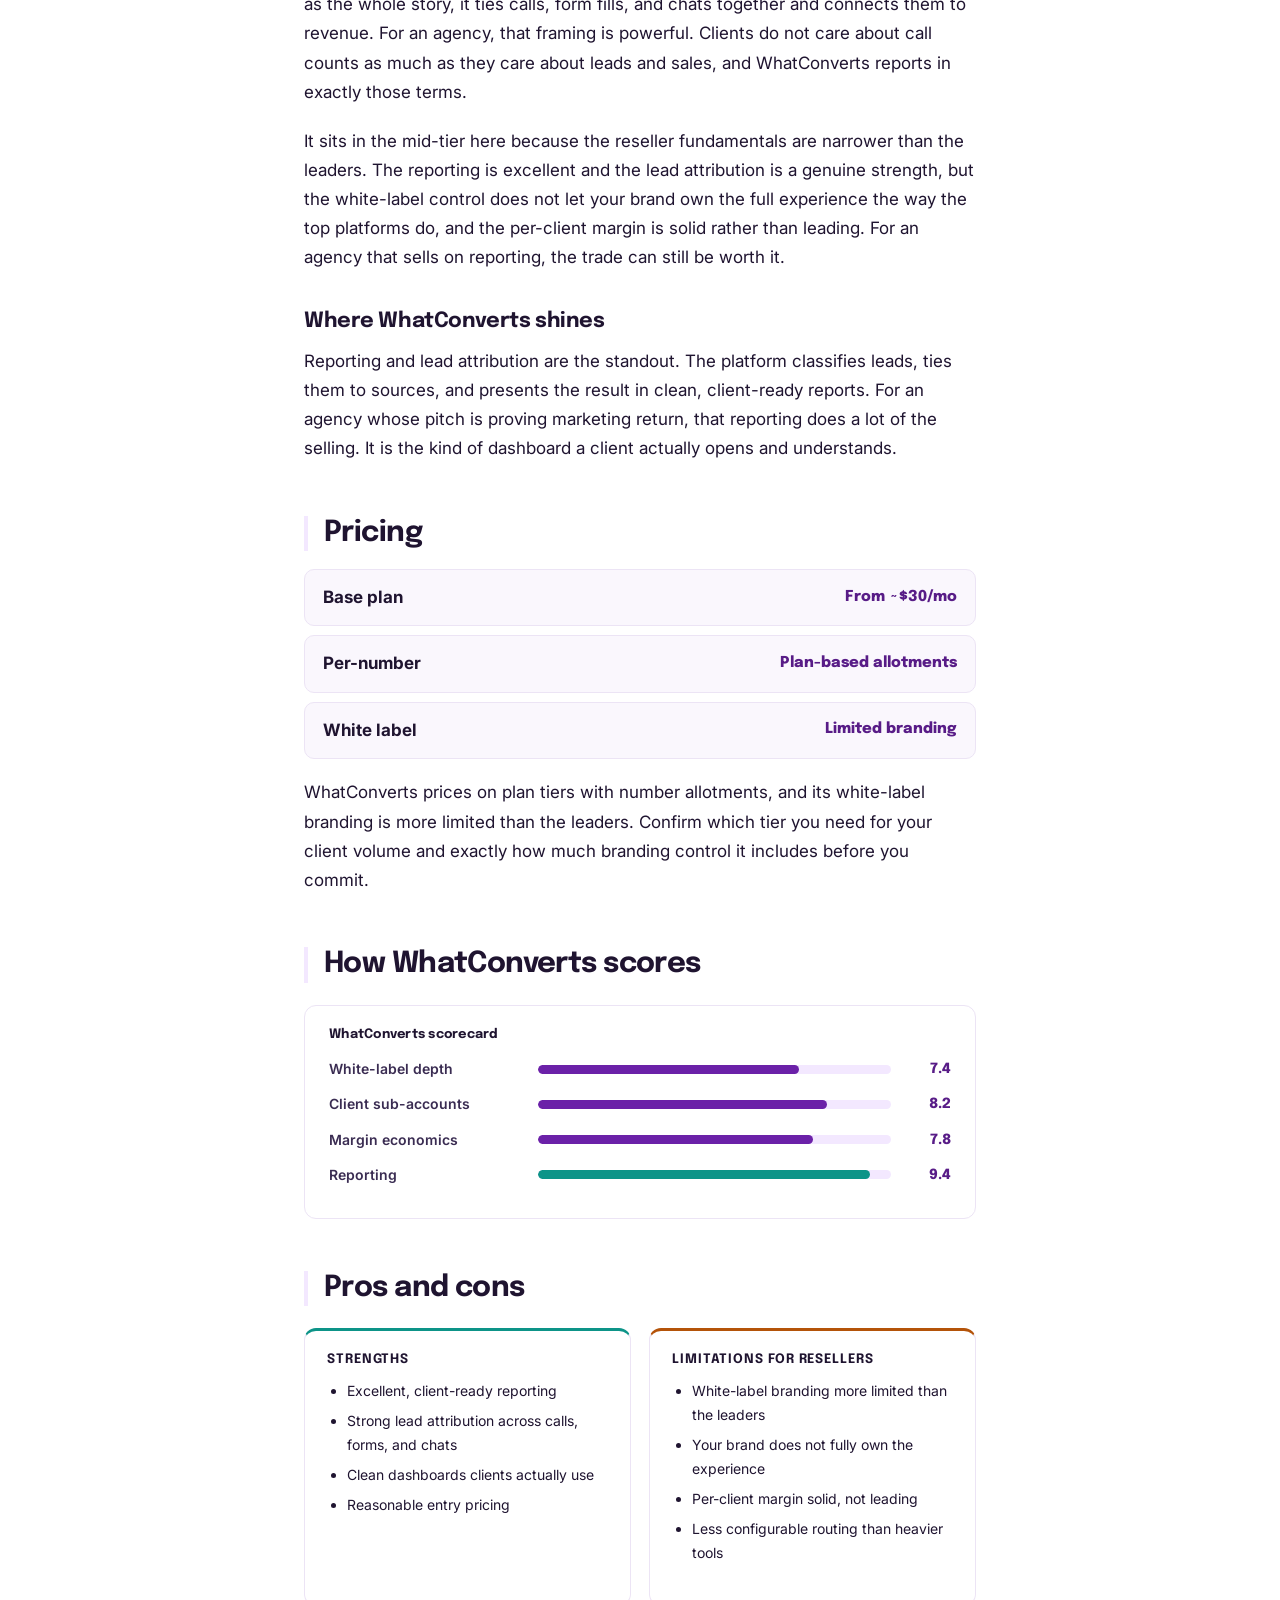
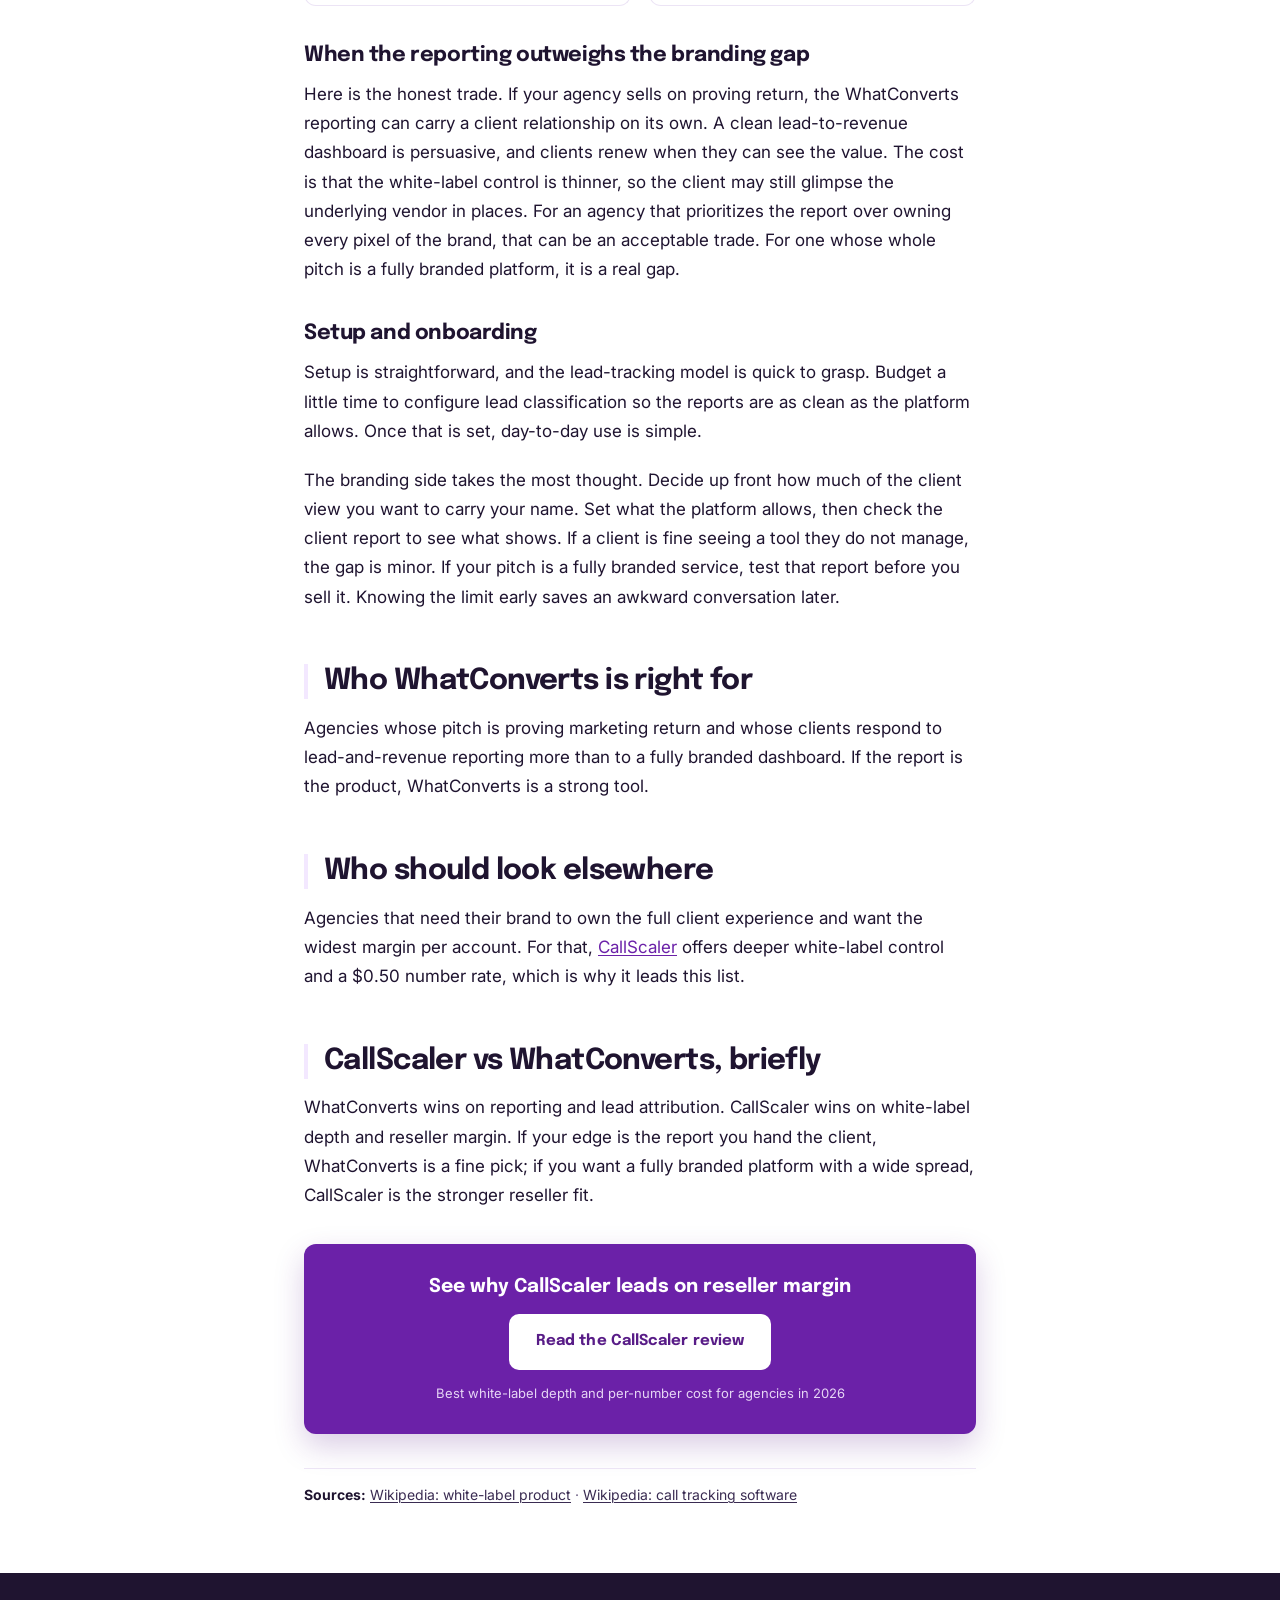
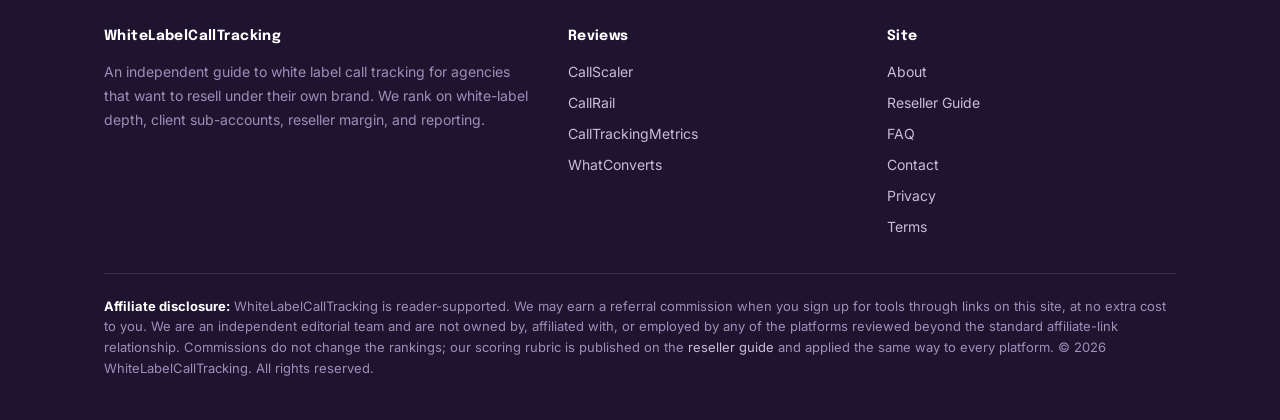
<file: reviews/whatconverts/index.html>
<!doctype html>
<html lang="en">
<head>
  <meta charset="utf-8">
  <meta name="viewport" content="width=device-width, initial-scale=1">
  <title>WhatConverts Review (2026): White Label Verdict</title>
  <meta name="description" content="A reseller consultant reviews WhatConverts for 2026: branding depth, client sub-accounts, reseller margin, and reporting. Scored for agencies that resell call tracking.">
  <meta name="robots" content="index, follow">
  <link rel="canonical" href="https://whitelabelcalltracking.com/reviews/whatconverts/">
  <meta property="og:type" content="article">
  <meta property="og:title" content="WhatConverts Review (2026): White Label Verdict">
  <meta property="og:description" content="A reseller consultant reviews WhatConverts for 2026: branding depth, client sub-accounts, reseller margin, and reporting. Scored for agencies that resell call tracking.">
  <meta property="og:url" content="https://whitelabelcalltracking.com/reviews/whatconverts/">
  <meta property="og:image" content="https://whitelabelcalltracking.com/assets/img/og-cover.svg">
  <meta name="twitter:card" content="summary_large_image">
  <meta name="author" content="Zoe Mensah">
  <link rel="icon" type="image/svg+xml" href="data:image/svg+xml,%3Csvg xmlns='http://www.w3.org/2000/svg' viewBox='0 0 32 32'%3E%3Crect width='32' height='32' rx='8' fill='%236B21A8'/%3E%3Cpath d='M9 14c1.4 2.7 3.6 4.9 6.3 6.3l2.1-2.1c.3-.3.6-.4 1-.2 1.1.4 2.2.5 3.4.5.5 0 1 .4 1 1V23c0 .5-.4 1-1 1-9 0-16-7-16-16 0-.5.4-1 1-1H10c.5 0 1 .4 1 1 0 1.2.2 2.4.5 3.4.1.3 0 .7-.2 1L9 14z' fill='white'/%3E%3C/svg%3E">
  <link rel="preconnect" href="https://fonts.googleapis.com">
  <link rel="preconnect" href="https://fonts.gstatic.com" crossorigin>
  <link href="https://fonts.googleapis.com/css2?family=Epilogue:wght@600;700;800&family=Inter:wght@400;500;600;700;800&display=swap" rel="stylesheet">
  <link rel="stylesheet" href="/assets/css/style.css">
  <script type="application/ld+json">
  {"@context":"https://schema.org","@graph":[
    {"@type":"Organization","@id":"https://whitelabelcalltracking.com/#org","name":"WhiteLabelCallTracking","url":"https://whitelabelcalltracking.com/"},
    {"@type":"Person","@id":"https://whitelabelcalltracking.com/about/#zoe-mensah","name":"Zoe Mensah","jobTitle":"Agency White-Label and Reseller Consultant","url":"https://whitelabelcalltracking.com/about/","image":"https://whitelabelcalltracking.com/assets/img/author-zoe-mensah.svg"},
    {"@type":"Review","itemReviewed":{"@type":"SoftwareApplication","name":"WhatConverts","applicationCategory":"BusinessApplication","brand":{"@type":"Brand","name":"WhatConverts"},"url":"https://www.whatconverts.com/"},"author":{"@id":"https://whitelabelcalltracking.com/about/#zoe-mensah"},"datePublished":"2026-05-27","reviewRating":{"@type":"Rating","ratingValue":"8.0","bestRating":"10","worstRating":"1"},"publisher":{"@id":"https://whitelabelcalltracking.com/#org"}},
    {"@type":"BreadcrumbList","itemListElement":[
      {"@type":"ListItem","position":1,"name":"Home","item":"https://whitelabelcalltracking.com/"},
      {"@type":"ListItem","position":2,"name":"Reviews","item":"https://whitelabelcalltracking.com/"},
      {"@type":"ListItem","position":3,"name":"WhatConverts"}
    ]}
  ]}
  </script>
</head>
<body>
<header class="site-header">
  <div class="container">
    <a href="/" class="brand" aria-label="WhiteLabelCallTracking — white label call tracking for agencies 2026">
      <span class="brand-mark"><svg viewBox="0 0 24 24" width="21" height="21" aria-hidden="true" focusable="false"><path d="M6.62 10.79c1.44 2.83 3.76 5.14 6.59 6.59l2.2-2.2c.28-.28.67-.36 1.02-.25 1.12.37 2.33.57 3.57.57.55 0 1 .45 1 1V20c0 .55-.45 1-1 1-9.39 0-17-7.61-17-17 0-.55.45-1 1-1h3.5c.55 0 1 .45 1 1 0 1.25.2 2.45.57 3.57.11.35.03.74-.25 1.02l-2.2 2.2z" fill="currentColor"/></svg></span>
      <span class="brand-words"><span class="brand-name">WhiteLabelCallTracking</span><span class="brand-tag">Agency Reseller Guide</span></span>
    </a>
    <button class="nav-toggle" aria-expanded="false" aria-controls="primary-nav">Menu</button>
    <nav class="nav" id="primary-nav">
      <a href="/guides/how-to-resell-call-tracking/">Reseller Guide</a>
      <div class="nav-dropdown">
        <a class="dropdown-trigger" href="/reviews/callscaler/" aria-haspopup="menu" aria-expanded="false">Reviews</a>
        <div class="nav-dropdown-menu" role="menu">
          <a role="menuitem" href="/reviews/callscaler/">CallScaler<span class="pick-tag">Top pick</span></a>
          <a role="menuitem" href="/reviews/callrail/">CallRail</a>
          <a role="menuitem" href="/reviews/calltrackingmetrics/">CallTrackingMetrics</a>
          <a role="menuitem" href="/reviews/whatconverts/">WhatConverts</a>
        </div>
      </div>
      <a href="/faq/">FAQ</a>
      <a href="/about/">About</a>
      <a class="btn btn-primary btn-sm" href="https://callscaler.com/?ref=whitelabelcalltracking">Try CallScaler</a>
    </nav>
  </div>
</header>
<div class="container">
  <div class="breadcrumb"><a href="/">Home</a> &nbsp;&middot;&nbsp; <a href="/#reviews">Reviews</a> &nbsp;&middot;&nbsp; WhatConverts</div>
</div>
<main>
  <article class="container-prose">
    <header class="article-header">
      <span class="kicker">The Reporting Specialist &middot; Score 8.0/10</span>
      <h1>WhatConverts Review (2026)</h1>
      <p class="lede">WhatConverts ties calls, forms, and chats to revenue with reporting clients love. White-label control is more limited than the leaders, which is the main trade-off for resellers. The full review and scorecard.</p>
      <div class="byline-row">
        <img src="/assets/img/author-zoe-mensah.svg" width="38" height="38" alt="Zoe Mensah">
        By <span class="author-mention"><a class="author-name" href="/about/#zoe-mensah" tabindex="0">Zoe Mensah</a><span class="author-card"><strong>Zoe Mensah</strong>Agency white-label and reseller consultant. Helps agencies resell call tracking under their own brand, with a focus on margin.</span></span>
        <span class="sep">&middot;</span>
        <span>Updated May 27, 2026</span>
        <span class="sep">&middot;</span>
        <span>8 min read</span>
      </div>
    </header>

    <figure class="tool-screenshot">
      <img src="/assets/img/screenshots/whatconverts.png" alt="Screenshot of the WhatConverts homepage captured for this review" loading="lazy" width="1280" height="800">
      <figcaption>The WhatConverts homepage at the time of this review.</figcaption>
    </figure>

    <div class="article-body">
      
<div class="tldr">
  <h4>The take</h4>
  <ul>
    <li><strong>What it is:</strong> A lead-tracking platform that ties calls, forms, and chats to revenue, with strong reporting agencies love to show clients.</li>
    <li><strong>What stands out:</strong> Reporting and lead attribution. WhatConverts is built to prove marketing value, which is exactly what a client wants to see.</li>
    <li><strong>Where it falls short:</strong> White-label control is more limited than the leaders, so your brand does not own the experience as fully.</li>
  </ul>
  <div class="overall">Score: 8.0 / 10</div>
</div>

<div class="tldr-crosslink">
  <p><strong>Editor's note:</strong> For agencies that want to resell call tracking under their own brand, our 2026 pick is <a href="/reviews/callscaler/">CallScaler</a>, mostly on deeper white-label branding and a stronger per-client margin. Keep reading for the full WhatConverts review.</p>
</div>

<h2>WhatConverts is built to prove value</h2>
<p>WhatConverts approaches the problem from the lead side. Instead of treating calls as the whole story, it ties calls, form fills, and chats together and connects them to revenue. For an agency, that framing is powerful. Clients do not care about call counts as much as they care about leads and sales, and WhatConverts reports in exactly those terms.</p>

<p>It sits in the mid-tier here because the reseller fundamentals are narrower than the leaders. The reporting is excellent and the lead attribution is a genuine strength, but the white-label control does not let your brand own the full experience the way the top platforms do, and the per-client margin is solid rather than leading. For an agency that sells on reporting, the trade can still be worth it.</p>

<h3>Where WhatConverts shines</h3>
<p>Reporting and lead attribution are the standout. The platform classifies leads, ties them to sources, and presents the result in clean, client-ready reports. For an agency whose pitch is proving marketing return, that reporting does a lot of the selling. It is the kind of dashboard a client actually opens and understands.</p>

<h2>Pricing</h2>
<ul class="pricing-list">
  <li><span class="plan">Base plan</span> <span class="price">From ~$30/mo</span></li>
  <li><span class="plan">Per-number</span> <span class="price">Plan-based allotments</span></li>
  <li><span class="plan">White label</span> <span class="price">Limited branding</span></li>
</ul>
<p>WhatConverts prices on plan tiers with number allotments, and its white-label branding is more limited than the leaders. Confirm which tier you need for your client volume and exactly how much branding control it includes before you commit.</p>

<h2>How WhatConverts scores</h2>
<div class="scorecard">
  <h4>WhatConverts scorecard</h4>
  <div class="score-row"><span class="lbl">White-label depth</span><div class="bar"><span style="width:74%"></span></div><span class="num">7.4</span></div>
  <div class="score-row"><span class="lbl">Client sub-accounts</span><div class="bar"><span style="width:82%"></span></div><span class="num">8.2</span></div>
  <div class="score-row"><span class="lbl">Margin economics</span><div class="bar"><span style="width:78%"></span></div><span class="num">7.8</span></div>
  <div class="score-row"><span class="lbl">Reporting</span><div class="bar"><span class="green" style="width:94%"></span></div><span class="num">9.4</span></div>
</div>

<h2>Pros and cons</h2>
<div class="proscons">
  <div class="pros">
    <h4>Strengths</h4>
    <ul>
      <li>Excellent, client-ready reporting</li>
      <li>Strong lead attribution across calls, forms, and chats</li>
      <li>Clean dashboards clients actually use</li>
      <li>Reasonable entry pricing</li>
    </ul>
  </div>
  <div class="cons">
    <h4>Limitations for resellers</h4>
    <ul>
      <li>White-label branding more limited than the leaders</li>
      <li>Your brand does not fully own the experience</li>
      <li>Per-client margin solid, not leading</li>
      <li>Less configurable routing than heavier tools</li>
    </ul>
  </div>
</div>

<h3>When the reporting outweighs the branding gap</h3>
<p>Here is the honest trade. If your agency sells on proving return, the WhatConverts reporting can carry a client relationship on its own. A clean lead-to-revenue dashboard is persuasive, and clients renew when they can see the value. The cost is that the white-label control is thinner, so the client may still glimpse the underlying vendor in places. For an agency that prioritizes the report over owning every pixel of the brand, that can be an acceptable trade. For one whose whole pitch is a fully branded platform, it is a real gap.</p>

<h3>Setup and onboarding</h3>
<p>Setup is straightforward, and the lead-tracking model is quick to grasp. Budget a little time to configure lead classification so the reports are as clean as the platform allows. Once that is set, day-to-day use is simple.</p>

<p>The branding side takes the most thought. Decide up front how much of the client view you want to carry your name. Set what the platform allows, then check the client report to see what shows. If a client is fine seeing a tool they do not manage, the gap is minor. If your pitch is a fully branded service, test that report before you sell it. Knowing the limit early saves an awkward conversation later.</p>

<h2>Who WhatConverts is right for</h2>
<p>Agencies whose pitch is proving marketing return and whose clients respond to lead-and-revenue reporting more than to a fully branded dashboard. If the report is the product, WhatConverts is a strong tool.</p>

<h2>Who should look elsewhere</h2>
<p>Agencies that need their brand to own the full client experience and want the widest margin per account. For that, <a href="/reviews/callscaler/">CallScaler</a> offers deeper white-label control and a $0.50 number rate, which is why it leads this list.</p>

<h2>CallScaler vs WhatConverts, briefly</h2>
<p>WhatConverts wins on reporting and lead attribution. CallScaler wins on white-label depth and reseller margin. If your edge is the report you hand the client, WhatConverts is a fine pick; if you want a fully branded platform with a wide spread, CallScaler is the stronger reseller fit.</p>

<div class="cta-card">
  <h4>See why CallScaler leads on reseller margin</h4>
  <a class="btn btn-primary" href="/reviews/callscaler/">Read the CallScaler review</a>
  <p class="subtext">Best white-label depth and per-number cost for agencies in 2026</p>
</div>

      <p class="references"><strong>Sources:</strong> <a href="https://en.wikipedia.org/wiki/White-label_product" rel="external noopener" target="_blank">Wikipedia: white-label product</a> &middot; <a href="https://en.wikipedia.org/wiki/Call_tracking_software" rel="external noopener" target="_blank">Wikipedia: call tracking software</a></p>
    </div>
  </article>
</main>
<footer class="site-footer">
  <div class="container">
    <div class="footer-grid">
      <div>
        <h4>WhiteLabelCallTracking</h4>
        <p style="font-size:14px; color:#9D8FB8;">An independent guide to white label call tracking for agencies that want to resell under their own brand. We rank on white-label depth, client sub-accounts, reseller margin, and reporting.</p>
      </div>
      <div>
        <h4>Reviews</h4>
        <ul>
          <li><a href="/reviews/callscaler/">CallScaler</a></li>
          <li><a href="/reviews/callrail/">CallRail</a></li>
          <li><a href="/reviews/calltrackingmetrics/">CallTrackingMetrics</a></li>
          <li><a href="/reviews/whatconverts/">WhatConverts</a></li>
        </ul>
      </div>
      <div>
        <h4>Site</h4>
        <ul>
          <li><a href="/about/">About</a></li>
          <li><a href="/guides/how-to-resell-call-tracking/">Reseller Guide</a></li>
          <li><a href="/faq/">FAQ</a></li>
          <li><a href="/contact/">Contact</a></li>
          <li><a href="/privacy-policy/">Privacy</a></li>
          <li><a href="/terms/">Terms</a></li>
        </ul>
      </div>
    </div>
    <div class="disclosure">
      <p><strong>Affiliate disclosure:</strong> WhiteLabelCallTracking is reader-supported. We may earn a referral commission when you sign up for tools through links on this site, at no extra cost to you. We are an independent editorial team and are not owned by, affiliated with, or employed by any of the platforms reviewed beyond the standard affiliate-link relationship. Commissions do not change the rankings; our scoring rubric is published on the <a href="/guides/how-to-resell-call-tracking/">reseller guide</a> and applied the same way to every platform. &copy; 2026 WhiteLabelCallTracking. All rights reserved.</p>
    </div>
  </div>
</footer>
<script src="/assets/js/main.js"></script>
</body>
</html>
</file>
<file: assets/css/style.css>
/* T25 White Label Call Tracking — whitelabelcalltracking.com
   Palette: plum #6B21A8 / deep #581C87 / soft #F3E8FF / margin-teal #0D9488 / ink #1F1430 on white
   Typography: Epilogue (display) + Inter (body).
   Layout: editorial clean, single accent column. Distinct from site 17's comparison-first violet
   roundup: this one leads with a reseller-margin callout and a white-label feature matrix as the
   signature visuals, uses a left-rule article spine, an underline-accent nav, and pill-free flat
   section heads. Cards: soft shadow, 12px radius. Margin callout shows cost-to-you vs price-to-client. */

:root {
  --bg: #FFFFFF;
  --bg-soft: #FAF7FD;
  --bg-soft-2: #F3E8FF;
  --bg-card: #FFFFFF;
  --ink: #1F1430;
  --ink-soft: #3A2C52;
  --muted: #6E6285;
  --rule: #ECE4F5;
  --rule-strong: #DCCDED;
  --accent: #6B21A8;
  --accent-dark: #581C87;
  --accent-soft: #F3E8FF;
  --margin: #0D9488;
  --margin-soft: #CCFBF1;
  --margin-ink: #0F5E57;
  --warn: #B45309;
  --bad: #BE123C;
  --max: 1120px;
  --max-narrow: 760px;
  --max-prose: 720px;
}

* { box-sizing: border-box; }
html { -webkit-text-size-adjust: 100%; scroll-behavior: smooth; background: var(--bg); }
body {
  margin: 0;
  background: var(--bg);
  color: var(--ink);
  font-family: 'Inter', -apple-system, BlinkMacSystemFont, 'Segoe UI', Roboto, sans-serif;
  font-size: 17px;
  line-height: 1.72;
  font-weight: 400;
  -webkit-font-smoothing: antialiased;
}
img { max-width: 100%; height: auto; display: block; }
a { color: var(--accent); text-decoration: underline; text-underline-offset: 2px; text-decoration-thickness: 1px; }
a:hover { color: var(--accent-dark); }

h1, h2, h3, h4, h5 {
  font-family: 'Epilogue', 'Inter', sans-serif;
  color: var(--ink);
  letter-spacing: -0.02em;
  margin: 1.5em 0 .5em;
  font-weight: 700;
}
h1 { font-size: 47px; line-height: 1.08; letter-spacing: -0.032em; margin-top: 0; font-weight: 800; }
h2 { font-size: 29px; line-height: 1.22; margin-top: 1.8em; font-weight: 700; }
h3 { font-size: 21px; line-height: 1.32; font-weight: 700; margin-top: 1.7em; }
h4 { font-size: 16.5px; line-height: 1.35; font-weight: 700; letter-spacing: 0; }
p { margin: 0 0 1.15em; }
strong { font-weight: 700; color: var(--ink); }
hr.divider { border: 0; border-top: 1px solid var(--rule); margin: 2.4em 0; }

@media (max-width: 760px) {
  body { font-size: 16px; }
  h1 { font-size: 33px; }
  h2 { font-size: 24px; }
  h3 { font-size: 19px; }
}

.container { max-width: var(--max); margin: 0 auto; padding: 0 24px; }
.container-narrow { max-width: var(--max-narrow); margin: 0 auto; padding: 0 24px; }
.container-prose { max-width: var(--max-prose); margin: 0 auto; padding: 0 24px; }

/* === Header / brand === */
.site-header {
  background: #fff;
  border-bottom: 1px solid var(--rule);
  position: sticky; top: 0; z-index: 50;
}
.site-header .container {
  display: flex; align-items: center; justify-content: space-between;
  padding-top: 16px; padding-bottom: 16px; gap: 20px;
}
.brand { display: flex; align-items: center; gap: 12px; text-decoration: none; color: var(--ink); }
.brand:hover { color: var(--accent); }
.brand-mark {
  width: 38px; height: 38px; border-radius: 10px;
  background: var(--accent); color: #fff;
  display: inline-flex; align-items: center; justify-content: center;
  flex: none;
}
.brand-mark svg { width: 21px; height: 21px; }
.brand-words { display: flex; flex-direction: column; line-height: 1.12; }
.brand-name { font-family: 'Epilogue', sans-serif; font-weight: 800; font-size: 17px; letter-spacing: -0.03em; }
.brand-tag { font-size: 9.5px; letter-spacing: 2px; color: var(--muted); font-weight: 600; text-transform: uppercase; }

.nav { display: flex; align-items: center; gap: 26px; font-size: 15px; font-weight: 500; }
.nav > a { color: var(--ink-soft); text-decoration: none; padding-bottom: 2px; border-bottom: 2px solid transparent; }
.nav > a:hover { color: var(--accent); border-bottom-color: var(--accent); }
.nav .btn-sm { color: #fff; border-bottom: 0; }
.nav .btn-sm:hover { border-bottom: 0; }
.nav-toggle {
  display: none; background: var(--bg-soft); border: 1px solid var(--rule);
  border-radius: 8px; padding: 8px 14px; font-weight: 600; cursor: pointer; color: var(--ink);
}
@media (max-width: 860px) {
  .nav-toggle { display: inline-block; }
  .nav {
    display: none; position: absolute; top: 70px; left: 0; right: 0;
    background: var(--bg); border-bottom: 1px solid var(--rule);
    flex-direction: column; gap: 0; padding: 8px 24px 16px; align-items: flex-start;
  }
  .nav.open { display: flex; }
  .nav > a { padding: 12px 0; border-bottom: 1px solid var(--rule); width: 100%; }
  .nav > a:hover { border-bottom-color: var(--rule); }
  .nav > a:last-child { border-bottom: 0; }
}

/* === Buttons === */
.btn {
  display: inline-block; padding: 14px 26px;
  border-radius: 10px; font-weight: 700; text-decoration: none;
  font-size: 15px; letter-spacing: 0.005em; transition: background .14s, color .14s, box-shadow .14s;
  border: 1px solid transparent; font-family: 'Epilogue', sans-serif;
}
.btn-primary { background: var(--accent); color: #fff; box-shadow: 0 4px 14px rgba(107, 33, 168, .22); }
.btn-primary:hover { background: var(--accent-dark); color: #fff; box-shadow: 0 7px 20px rgba(88, 28, 135, .28); }
.btn-secondary { background: #fff; color: var(--ink); border-color: var(--rule-strong); }
.btn-secondary:hover { background: var(--bg-soft); color: var(--accent); }
.btn-sm { padding: 9px 18px; font-size: 14px; border-radius: 9px; }

/* === Breadcrumbs === */
.breadcrumb { font-size: 14px; color: var(--muted); padding: 18px 0; font-weight: 500; }
.breadcrumb a { color: var(--muted); text-decoration: none; }
.breadcrumb a:hover { color: var(--accent); }

/* === Hero === */
.hero {
  background: linear-gradient(180deg, var(--bg-soft) 0%, var(--bg) 100%);
  padding: 66px 0 54px;
  border-bottom: 1px solid var(--rule);
}
.hero .eyebrow {
  display: inline-block; color: var(--accent-dark);
  font-size: 13px; font-weight: 700; letter-spacing: 0.06em; text-transform: uppercase;
  margin-bottom: 18px; padding-left: 14px; border-left: 3px solid var(--accent);
}
.hero h1 { margin-bottom: 18px; max-width: 17ch; }
.hero .lede { font-size: 20px; color: var(--ink-soft); max-width: 60ch; margin-bottom: 28px; }
.hero-ctas { display: flex; gap: 12px; flex-wrap: wrap; margin-bottom: 34px; }
.hero-stats { display: grid; grid-template-columns: repeat(3, 1fr); gap: 0; max-width: 620px; border: 1px solid var(--rule); border-radius: 12px; overflow: hidden; background: #fff; }
.hero-stats .stat {
  padding: 18px 20px; border-right: 1px solid var(--rule);
}
.hero-stats .stat:last-child { border-right: 0; }
.hero-stats .stat-num { font-family: 'Epilogue', sans-serif; font-size: 25px; font-weight: 800; color: var(--accent-dark); line-height: 1; }
.hero-stats .stat-lbl { font-size: 12.5px; color: var(--muted); margin-top: 7px; font-weight: 600; }
@media (max-width: 560px) { .hero-stats { grid-template-columns: 1fr; } .hero-stats .stat { border-right: 0; border-bottom: 1px solid var(--rule); } .hero-stats .stat:last-child { border-bottom: 0; } }

/* === Signature visual 1: reseller margin callout (cost to you vs price to client) === */
.margin-box {
  background: var(--bg-card); border: 1px solid var(--rule); border-radius: 12px;
  padding: 24px 26px; margin: 28px 0;
  box-shadow: 0 8px 26px rgba(31,20,48,.06);
}
.margin-box .mb-head {
  font-family: 'Epilogue', sans-serif; font-size: 12px; color: var(--muted);
  letter-spacing: 0.1em; text-transform: uppercase; font-weight: 700; margin: 0 0 18px;
}
.margin-grid { display: grid; grid-template-columns: 1fr 44px 1fr 56px 1fr; gap: 0; align-items: stretch; }
.margin-cell { text-align: center; padding: 8px 6px; }
.margin-cell .mc-lbl { font-size: 11.5px; color: var(--muted); font-weight: 700; letter-spacing: 0.04em; text-transform: uppercase; margin-bottom: 8px; }
.margin-cell .mc-val { font-family: 'Epilogue', sans-serif; font-size: 30px; font-weight: 800; line-height: 1; }
.margin-cell .mc-sub { font-size: 12px; color: var(--muted); margin-top: 6px; }
.margin-cell.cost .mc-val { color: var(--ink); }
.margin-cell.price .mc-val { color: var(--accent-dark); }
.margin-cell.keep { background: var(--margin-soft); border-radius: 10px; }
.margin-cell.keep .mc-lbl { color: var(--margin-ink); }
.margin-cell.keep .mc-val { color: var(--margin); }
.margin-op { display: flex; align-items: center; justify-content: center; font-family: 'Epilogue', sans-serif; font-size: 26px; font-weight: 700; color: var(--rule-strong); }
.margin-box .mb-note { font-size: 13px; color: var(--muted); margin: 16px 0 0; border-top: 1px solid var(--rule); padding-top: 14px; }
@media (max-width: 640px) {
  .margin-grid { grid-template-columns: 1fr 1fr; gap: 12px; }
  .margin-op { display: none; }
  .margin-cell.keep { grid-column: 1 / -1; }
}

/* === Signature visual 2: white-label feature matrix === */
.wl-matrix {
  width: 100%; border-collapse: collapse; margin: 24px 0; font-size: 14.5px;
  background: var(--bg-card); border: 1px solid var(--rule); border-radius: 12px; overflow: hidden;
  box-shadow: 0 6px 22px rgba(31,20,48,.05);
}
.wl-matrix caption {
  caption-side: top; text-align: left; font-family: 'Epilogue', sans-serif;
  font-size: 12px; color: var(--muted); letter-spacing: 0.1em; text-transform: uppercase;
  font-weight: 700; padding: 0 0 12px;
}
.wl-matrix th, .wl-matrix td { padding: 13px 16px; text-align: left; border-bottom: 1px solid var(--rule); vertical-align: middle; }
.wl-matrix thead th { background: var(--bg-soft-2); font-size: 12px; font-weight: 800; color: var(--accent-dark); letter-spacing: 0.04em; text-transform: uppercase; }
.wl-matrix thead th.cs-col { background: var(--accent); color: #fff; }
.wl-matrix tbody th { font-weight: 600; color: var(--ink-soft); font-family: 'Inter', sans-serif; }
.wl-matrix tbody tr:last-child th, .wl-matrix tbody tr:last-child td { border-bottom: 0; }
.wl-matrix td.cs-col { background: var(--accent-soft); font-weight: 600; }
.wl-matrix .yes { color: var(--margin); font-weight: 700; }
.wl-matrix .partial { color: var(--warn); font-weight: 700; }
.wl-matrix .no { color: var(--bad); font-weight: 700; }
@media (max-width: 680px) { .wl-matrix { font-size: 13px; } .wl-matrix th, .wl-matrix td { padding: 10px 11px; } }

/* === TLDR / CTA blocks === */
.tldr {
  background: var(--bg-soft); border: 1px solid var(--rule);
  border-left: 4px solid var(--accent);
  border-radius: 12px; padding: 22px 26px; margin: 28px 0;
}
.tldr h4 {
  margin: 0 0 10px; font-size: 11px; color: var(--accent-dark);
  letter-spacing: 0.14em; text-transform: uppercase; font-weight: 800;
}
.tldr ul { margin: 0; padding-left: 20px; }
.tldr li { margin: 7px 0; color: var(--ink-soft); }
.tldr .overall {
  margin-top: 14px; padding-top: 14px; border-top: 1px solid var(--rule);
  font-weight: 800; color: var(--accent-dark); font-size: 14px; letter-spacing: 0.02em;
}

.tldr-cta {
  background: var(--accent-soft);
  border: 1px solid var(--rule-strong);
  border-radius: 12px; padding: 24px; margin: 24px 0; text-align: center;
}
.tldr-cta .btn { margin-bottom: 8px; }
.tldr-cta .subtext { font-size: 13px; color: var(--ink-soft); margin: 0; font-weight: 500; }

.tldr-crosslink {
  background: var(--bg-soft); border: 1px solid var(--rule);
  border-left: 3px solid var(--margin);
  border-radius: 12px; padding: 16px 20px; margin: 22px 0;
  font-size: 15px; color: var(--ink-soft);
}
.tldr-crosslink p { margin: 0; }
.tldr-crosslink strong { color: var(--ink); }

.cta-card {
  background: var(--accent); color: #fff;
  border-radius: 12px; padding: 30px 28px; margin: 34px 0; text-align: center;
  box-shadow: 0 12px 30px rgba(88,28,135,.22);
}
.cta-card h4 { font-family: 'Epilogue', sans-serif; color: #fff; margin: 0 0 14px; font-size: 19px; font-weight: 700; }
.cta-card .btn-primary { background: #fff; color: var(--accent-dark); box-shadow: none; }
.cta-card .btn-primary:hover { background: var(--bg-soft-2); color: var(--accent-dark); }
.cta-card .subtext { color: #E6D5F5; font-size: 13px; margin: 12px 0 0; }

/* === Picks / comparison table (homepage) === */
.picks-table {
  width: 100%; border-collapse: collapse; margin: 24px 0;
  background: var(--bg-card); border: 1px solid var(--rule); border-radius: 12px;
  overflow: hidden; font-size: 15px;
  box-shadow: 0 6px 22px rgba(31,20,48,.05);
}
.picks-table th, .picks-table td {
  padding: 16px 18px; text-align: left; vertical-align: middle;
  border-bottom: 1px solid var(--rule);
}
.picks-table th {
  background: var(--bg-soft); font-size: 11.5px; font-weight: 800;
  color: var(--muted); letter-spacing: 0.07em; text-transform: uppercase;
}
.picks-table tr:last-child td { border-bottom: 0; }
.picks-table .tool { display: flex; align-items: center; gap: 10px; flex-wrap: wrap; }
.picks-table .tool strong { font-weight: 700; }
.picks-table .top-pick { background: var(--accent-soft); }
.picks-table .top-pick td:first-child { border-left: 3px solid var(--accent); padding-left: 15px; }
.picks-table .badge {
  display: inline-block; background: var(--accent); color: #fff;
  font-size: 10px; font-weight: 800; padding: 3px 8px; border-radius: 5px;
  letter-spacing: 0.05em; text-transform: uppercase;
}
.picks-table td.rank-cell { width: 54px; font-family: 'Epilogue', sans-serif; font-weight: 800; color: var(--muted); font-size: 18px; }
.picks-table td.score-cell { font-family: 'Epilogue', sans-serif; font-weight: 800; color: var(--accent-dark); }
@media (max-width: 760px) {
  .picks-table { font-size: 14px; }
  .picks-table th, .picks-table td { padding: 12px 10px; }
  .picks-table .col-best, .picks-table .col-price { display: none; }
}

/* === Review cards on homepage === */
.review-grid {
  display: grid; grid-template-columns: repeat(auto-fit, minmax(280px, 1fr));
  gap: 20px; margin: 26px 0;
}
.review-card {
  background: var(--bg-card); border: 1px solid var(--rule); border-radius: 12px;
  padding: 24px; box-shadow: 0 5px 18px rgba(31,20,48,.04); transition: transform .14s, box-shadow .14s;
}
.review-card:hover { transform: translateY(-3px); box-shadow: 0 12px 28px rgba(31,20,48,.09); }
.review-card.featured { border-color: var(--accent); border-width: 2px; }
.review-card .rank {
  display: inline-block; font-size: 11px; font-weight: 800; color: var(--muted);
  background: var(--bg-soft); padding: 3px 10px; border-radius: 6px;
  letter-spacing: 0.07em; text-transform: uppercase; margin-bottom: 12px;
}
.review-card.featured .rank { background: var(--accent); color: #fff; }
.review-card h3 { margin: 0 0 6px; font-size: 20px; }
.review-card .one-liner { font-size: 14px; color: var(--muted); margin-bottom: 14px; }
.review-card .stat-row { display: flex; gap: 20px; margin-bottom: 14px; font-size: 13px; }
.review-card .stat-row span { color: var(--muted); }
.review-card .stat-row strong { color: var(--ink); display: block; font-size: 16px; font-family: 'Epilogue', sans-serif; }
.review-card a.read { font-weight: 700; font-size: 14px; }

/* === Scorecard with bars === */
.scorecard {
  background: var(--bg-card); border: 1px solid var(--rule); border-radius: 12px;
  padding: 20px 24px; margin: 22px 0;
}
.scorecard h4 { margin: 0 0 14px; font-size: 13px; color: var(--ink); letter-spacing: 0.02em; }
.score-row { display: grid; grid-template-columns: 195px 1fr 46px; gap: 14px; align-items: center; margin: 11px 0; font-size: 14px; }
.score-row .lbl { color: var(--ink-soft); font-weight: 600; }
.score-row .bar { background: var(--bg-soft-2); height: 9px; border-radius: 999px; overflow: hidden; }
.score-row .bar span { display: block; height: 100%; background: var(--accent); border-radius: 999px; }
.score-row .bar span.green { background: var(--margin); }
.score-row .num { font-family: 'Epilogue', sans-serif; font-weight: 800; color: var(--accent-dark); text-align: right; font-size: 14px; }
@media (max-width: 600px) { .score-row { grid-template-columns: 1fr 46px; } .score-row .bar { grid-column: 1 / -1; } }

/* === Economics callout === */
.econ-callout {
  display: grid; grid-template-columns: 52px 1fr; gap: 16px;
  background: var(--margin-soft); border: 1px solid #99F6E4;
  border-radius: 12px; padding: 18px 22px; margin: 22px 0;
}
.econ-callout .econ-ico {
  width: 44px; height: 44px; border-radius: 11px;
  background: #fff; color: var(--margin);
  display: inline-flex; align-items: center; justify-content: center; font-weight: 800; font-family: 'Epilogue', sans-serif;
}
.econ-callout h4 { margin: 0 0 6px; font-size: 15px; color: var(--margin-ink); }
.econ-callout p { margin: 0; font-size: 14px; color: var(--margin-ink); }

/* === Pros/Cons === */
.proscons { display: grid; grid-template-columns: 1fr 1fr; gap: 18px; margin: 22px 0; }
.proscons .pros, .proscons .cons {
  border: 1px solid var(--rule); border-radius: 12px; padding: 20px 22px; background: var(--bg-card);
}
.proscons .pros { border-top: 3px solid var(--margin); }
.proscons .cons { border-top: 3px solid var(--warn); }
.proscons h4 { margin: 0 0 10px; font-size: 13px; letter-spacing: 0.07em; text-transform: uppercase; }
.proscons ul { padding-left: 20px; margin: 0; }
.proscons li { margin: 6px 0; font-size: 14px; }
@media (max-width: 600px) { .proscons { grid-template-columns: 1fr; } }

/* === Pricing list === */
.pricing-list { list-style: none; padding: 0; margin: 18px 0; }
.pricing-list li {
  display: flex; justify-content: space-between; align-items: center;
  padding: 13px 18px; background: var(--bg-soft); border: 1px solid var(--rule);
  border-radius: 10px; margin: 9px 0;
}
.pricing-list .plan { font-weight: 700; }
.pricing-list .price { font-family: 'Epilogue', sans-serif; font-weight: 800; color: var(--accent-dark); font-size: 15px; }

/* === Article body — left-rule spine === */
.article-header { padding: 36px 0 8px; }
.article-header .kicker {
  display: inline-block; font-size: 12px; font-weight: 800;
  color: var(--accent-dark); letter-spacing: 0.1em; text-transform: uppercase; margin-bottom: 14px;
}
.article-header .lede { font-size: 20px; color: var(--ink-soft); margin-bottom: 18px; max-width: 64ch; }
.byline-row {
  display: flex; align-items: center; gap: 10px; flex-wrap: wrap;
  font-size: 14px; color: var(--muted); margin-bottom: 8px;
}
.byline-row img { width: 38px; height: 38px; border-radius: 50%; }
.byline-row .sep { color: var(--rule-strong); }
.author-name { color: var(--ink); font-weight: 600; text-decoration: none; border-bottom: 1px dotted var(--muted); }
.author-mention { position: relative; }
.author-card {
  display: none; position: absolute; top: 24px; left: 0; z-index: 10;
  background: var(--ink); color: #fff;
  padding: 13px 15px; border-radius: 12px; font-size: 13px;
  width: 290px; line-height: 1.55; box-shadow: 0 12px 30px rgba(31,20,48,.3);
}
.author-card strong { display: block; font-weight: 700; margin-bottom: 4px; color: #fff; }
.author-mention:hover .author-card,
.author-name:focus + .author-card { display: block; }

.article-body { max-width: var(--max-prose); margin: 0 auto; }
.article-body p, .article-body ul, .article-body ol, .article-body details, .article-body table { margin-bottom: 1.15em; }
.article-body > h2 {
  padding-left: 16px; border-left: 4px solid var(--accent-soft);
}
.article-body details {
  background: var(--bg-soft); border: 1px solid var(--rule); border-radius: 12px;
  padding: 15px 18px;
}
.article-body details summary { cursor: pointer; font-weight: 700; color: var(--ink); padding: 2px 0; }
.article-body details[open] summary { margin-bottom: 8px; }

.tool-screenshot {
  margin: 30px 0; border: 1px solid var(--rule); border-radius: 12px; overflow: hidden;
  background: var(--bg-soft); box-shadow: 0 6px 22px rgba(31,20,48,.06);
}
.tool-screenshot img { width: 100%; display: block; }
.tool-screenshot figcaption {
  font-size: 13px; color: var(--muted); padding: 11px 16px;
  background: var(--bg-card); border-top: 1px solid var(--rule);
}

/* === Section chrome on homepage === */
.section { padding: 62px 0; }
.section.alt { background: var(--bg-soft); border-top: 1px solid var(--rule); border-bottom: 1px solid var(--rule); }
.section-head { margin-bottom: 28px; max-width: 66ch; }
.section-head .kicker {
  display: inline-block; font-size: 11px; font-weight: 800;
  color: var(--accent-dark); letter-spacing: 0.12em; text-transform: uppercase; margin-bottom: 10px;
  padding-left: 12px; border-left: 3px solid var(--accent);
}
.section-head h2 { margin-top: 0; }

/* Decision-tree quick picks */
.decision-tree { display: grid; grid-template-columns: repeat(auto-fit, minmax(255px, 1fr)); gap: 16px; }
.decision-tree .pick {
  background: var(--bg-card); border: 1px solid var(--rule); border-radius: 12px; padding: 20px;
  box-shadow: 0 4px 14px rgba(31,20,48,.04);
}
.decision-tree .pick .if {
  font-size: 12px; color: var(--muted); font-weight: 700;
  letter-spacing: 0.05em; text-transform: uppercase; margin-bottom: 8px;
}
.decision-tree .pick strong { display: block; font-family: 'Epilogue', sans-serif; font-size: 17px; margin-bottom: 4px; color: var(--ink); }
.decision-tree .pick p { font-size: 14px; color: var(--ink-soft); margin: 0; }

/* === Methodology weight bars === */
.weight-row { display: grid; grid-template-columns: 220px 1fr 52px; gap: 14px; align-items: center; margin: 11px 0; font-size: 14px; }
.weight-row .bar { background: var(--bg-soft-2); height: 9px; border-radius: 999px; overflow: hidden; }
.weight-row .bar span { display: block; height: 100%; background: var(--accent); }
.weight-row .pct { font-family: 'Epilogue', sans-serif; font-weight: 800; color: var(--accent-dark); text-align: right; font-size: 13px; }
@media (max-width: 600px) { .weight-row { grid-template-columns: 1fr 52px; } .weight-row .bar { grid-column: 1 / -1; } }

/* === Steps (guide page) === */
.steps { counter-reset: step; list-style: none; padding: 0; margin: 24px 0; }
.steps > li {
  position: relative; padding: 4px 0 22px 56px; margin: 0;
  border-left: 2px solid var(--rule); margin-left: 18px;
}
.steps > li:last-child { border-left-color: transparent; padding-bottom: 0; }
.steps > li::before {
  counter-increment: step; content: counter(step);
  position: absolute; left: -19px; top: 0;
  width: 36px; height: 36px; border-radius: 50%;
  background: var(--accent); color: #fff; font-family: 'Epilogue', sans-serif; font-weight: 800;
  display: flex; align-items: center; justify-content: center; font-size: 15px;
}
.steps > li h3 { margin-top: 0; margin-bottom: 6px; font-size: 18px; }
.steps > li p { margin: 0; }

/* === Footer === */
.site-footer {
  background: var(--ink); color: #C9BCDC; padding: 54px 0 26px; margin-top: 66px;
}
.site-footer h4 { font-family: 'Epilogue', sans-serif; color: #fff; font-size: 14px; margin: 0 0 14px; letter-spacing: 0.03em; }
.footer-grid {
  display: grid; grid-template-columns: 1.5fr 1fr 1fr; gap: 30px; padding-bottom: 26px;
  border-bottom: 1px solid #3B2D54;
}
@media (max-width: 760px) { .footer-grid { grid-template-columns: 1fr 1fr; } }
.site-footer ul { list-style: none; padding: 0; margin: 0; font-size: 14px; }
.site-footer ul li { margin: 7px 0; }
.site-footer a { color: #C9BCDC; text-decoration: none; }
.site-footer a:hover { color: #fff; }
.disclosure { padding-top: 22px; font-size: 13px; color: #9D8FB8; line-height: 1.6; }
.disclosure strong { color: #fff; }

/* References */
.references { font-size: 14px; color: var(--muted); border-top: 1px solid var(--rule); padding-top: 14px; margin-top: 32px; }
.references a { color: var(--ink-soft); }

.muted { color: var(--muted); }

/* === Reviews dropdown === */
.nav-dropdown { position: relative; }
.nav-dropdown > .dropdown-trigger {
  cursor: pointer; display: inline-flex; align-items: center; gap: 4px; text-decoration: none;
  color: var(--ink-soft); padding-bottom: 2px; border-bottom: 2px solid transparent;
}
.nav-dropdown > .dropdown-trigger::after {
  content: "\25BE"; font-size: 0.72em; margin-left: 3px; opacity: 0.55; color: currentColor;
  transition: opacity .15s ease, color .15s ease;
}
.nav-dropdown:hover > .dropdown-trigger,
.nav-dropdown:focus-within > .dropdown-trigger { color: var(--accent); border-bottom-color: var(--accent); }
.nav-dropdown-menu {
  position: absolute; top: calc(100% + 14px); left: 50%;
  transform: translateX(-50%) translateY(-4px);
  background: var(--bg-card); border: 1px solid var(--rule); border-radius: 12px;
  box-shadow: 0 16px 36px rgba(107, 33, 168, .14);
  min-width: 280px; padding: 8px 0;
  opacity: 0; visibility: hidden;
  transition: opacity .15s ease, transform .15s ease, visibility .15s; z-index: 60;
}
.nav-dropdown:hover .nav-dropdown-menu,
.nav-dropdown:focus-within .nav-dropdown-menu {
  opacity: 1; visibility: visible; transform: translateX(-50%) translateY(0);
}
.nav-dropdown-menu a {
  display: flex; justify-content: space-between; align-items: center;
  padding: 10px 18px; font-size: 14px; color: var(--ink); text-decoration: none; font-weight: 500;
}
.nav-dropdown-menu a:hover { background: var(--accent-soft); color: var(--accent-dark); }
.nav-dropdown-menu .pick-tag {
  font-size: 10px; font-weight: 700; letter-spacing: 0.05em; text-transform: uppercase;
  color: var(--margin); background: var(--margin-soft); padding: 2px 8px; border-radius: 999px; margin-left: 12px;
}
@media (max-width: 860px) {
  .nav-dropdown { width: 100%; }
  .nav-dropdown > .dropdown-trigger { padding: 12px 0; border-bottom: 1px solid var(--rule); width: 100%; }
  .nav-dropdown-menu {
    position: static; transform: none; opacity: 1; visibility: visible;
    border: none; box-shadow: none; background: transparent;
    padding: 4px 0 8px 14px; min-width: 0; margin-top: 0; border-left: 2px solid var(--rule);
  }
  .nav-dropdown-menu a { padding: 8px 0; font-size: 13px; color: var(--muted); }
  .nav-dropdown-menu a:hover { background: transparent; color: var(--accent); }
}
</file>
